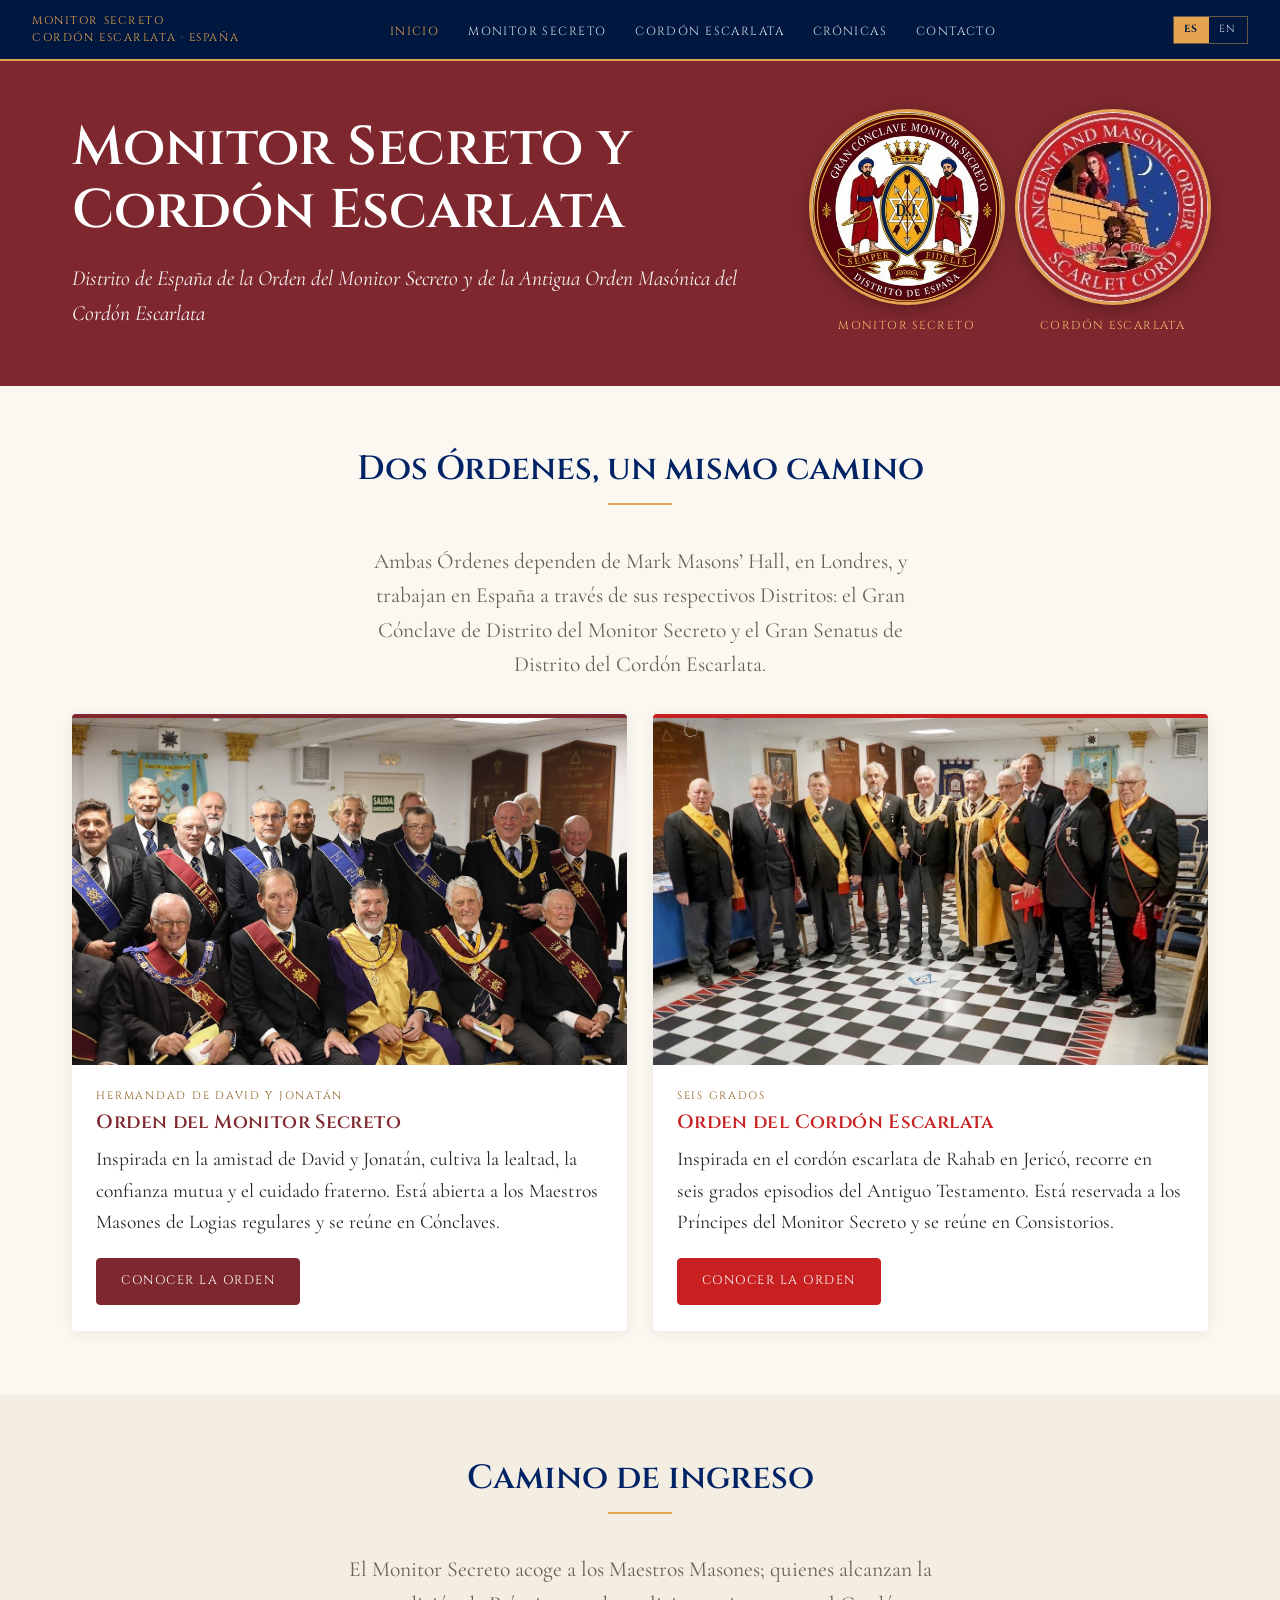
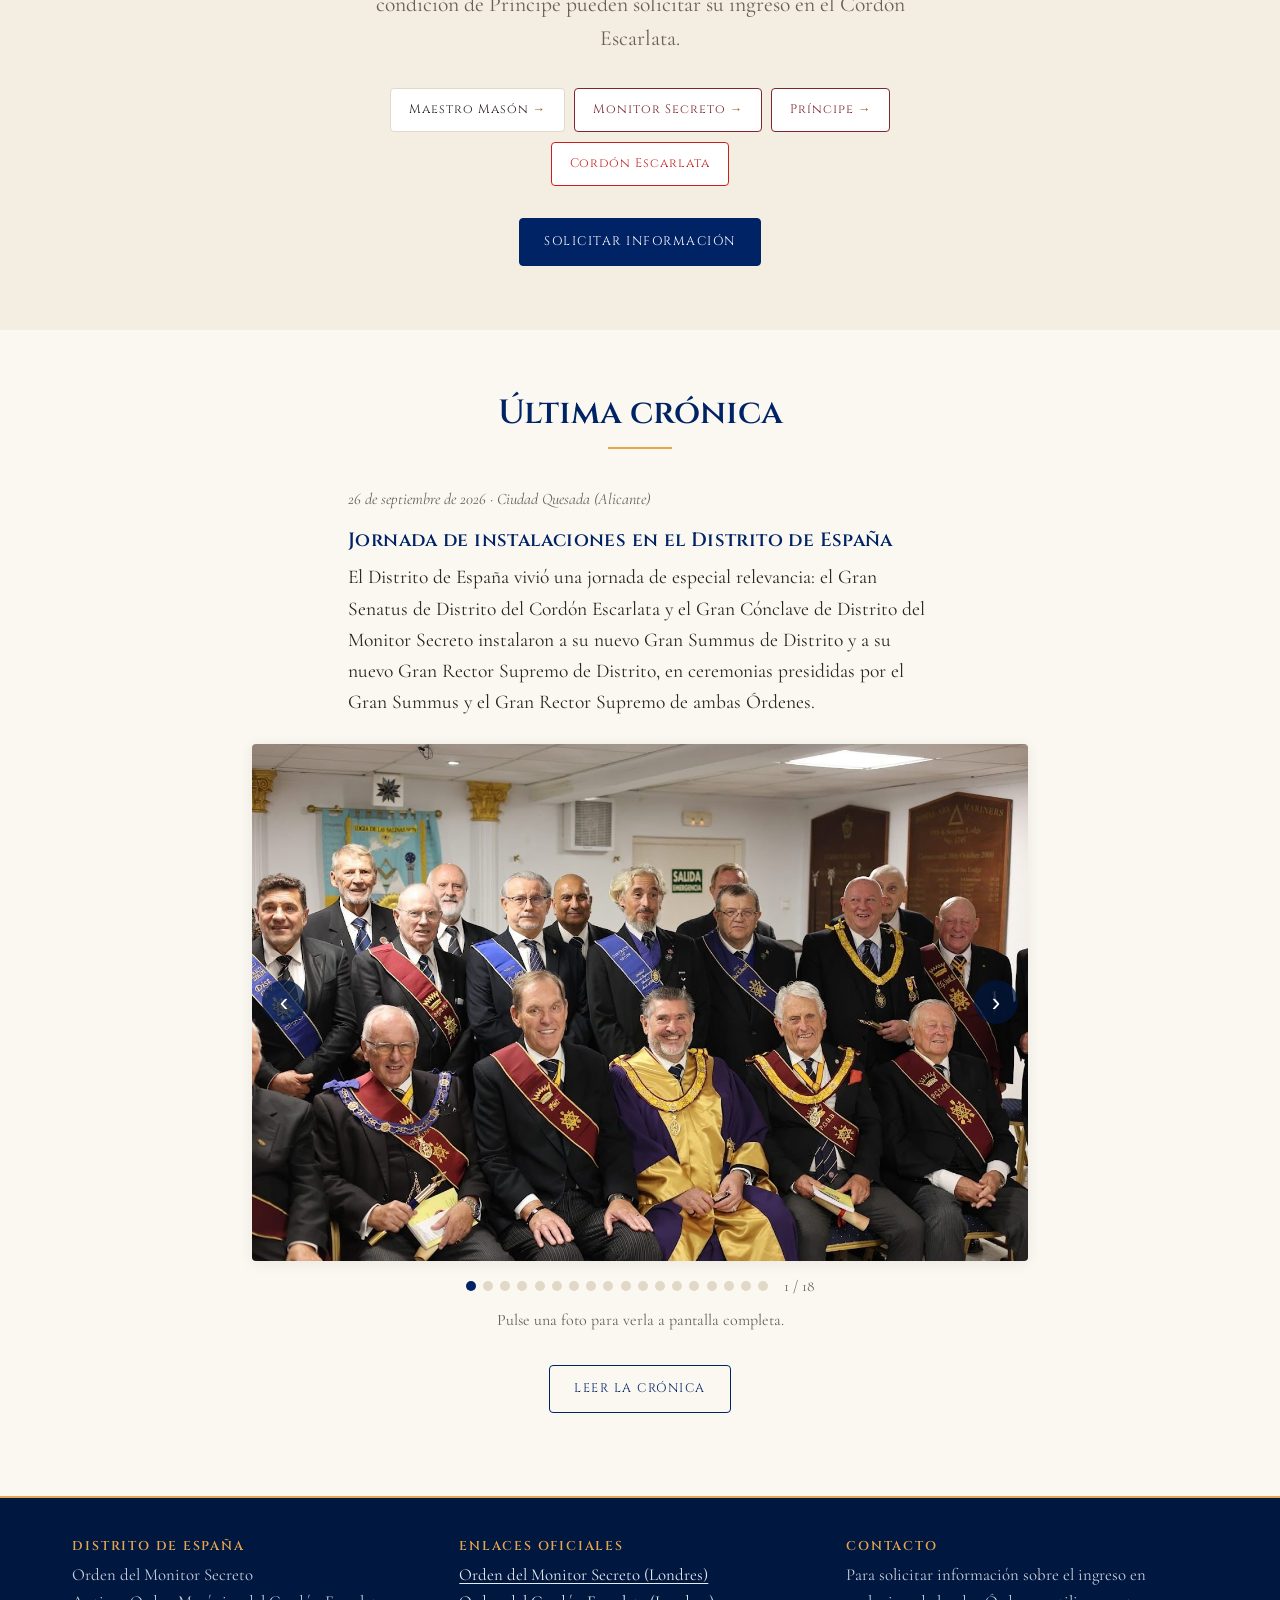
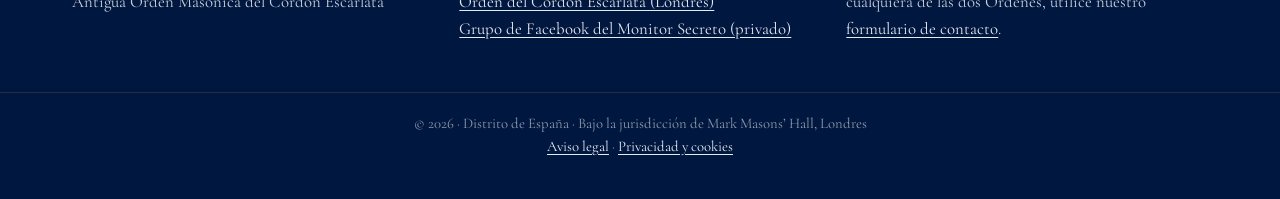
<file: index.html>
<!DOCTYPE html>
<html lang="es">
<head>
<meta charset="utf-8">
<meta name="viewport" content="width=device-width, initial-scale=1">
<title>Monitor Secreto y Cordón Escarlata · Distrito de España</title>
<meta name="description" content="Web del Distrito de España de la Orden del Monitor Secreto y de la Antigua Orden Masónica del Cordón Escarlata.">
<link rel="canonical" href="https://monitorsecreto-scarletcord.es/">
<link rel="alternate" hreflang="es" href="https://monitorsecreto-scarletcord.es/">
<link rel="alternate" hreflang="en" href="https://monitorsecreto-scarletcord.es/index-en.html">
<link rel="alternate" hreflang="x-default" href="https://monitorsecreto-scarletcord.es/">
<meta property="og:type" content="website">
<meta property="og:site_name" content="Monitor Secreto y Cordón Escarlata · Distrito de España">
<meta property="og:title" content="Monitor Secreto y Cordón Escarlata · Distrito de España">
<meta property="og:description" content="Web del Distrito de España de la Orden del Monitor Secreto y de la Antigua Orden Masónica del Cordón Escarlata.">
<meta property="og:url" content="https://monitorsecreto-scarletcord.es/">
<meta property="og:image" content="https://monitorsecreto-scarletcord.es/og-image.jpg">
<meta property="og:image:width" content="1200">
<meta property="og:image:height" content="630">
<meta property="og:locale" content="es_ES">
<meta property="og:locale:alternate" content="en_GB">
<meta name="twitter:card" content="summary_large_image">
<meta name="google-site-verification" content="jsn7K1JmOlyHrcug27qbYDgPw9xYynlQiisxcQtQdgY">
<meta name="theme-color" content="#00173F">
<link rel="icon" type="image/png" href="icon-192.png">
<link rel="apple-touch-icon" href="apple-touch-icon.png">
<link rel="manifest" href="manifest.json">
<link rel="stylesheet" href="fuentes.css">
<link rel="stylesheet" href="estilos.css?v=9">
<script type="application/ld+json">
{"@context":"https://schema.org","@type":"Organization","name":"Monitor Secreto y Cordón Escarlata · Distrito de España","description":"Distrito de España de la Orden del Monitor Secreto y de la Antigua Orden Masónica del Cordón Escarlata.","url":"https://monitorsecreto-scarletcord.es/","logo":"https://monitorsecreto-scarletcord.es/icon-512.png","inLanguage":"es","areaServed":"ES","parentOrganization":{"@type":"Organization","name":"Mark Masons’ Hall","url":"https://markmasonshall.org/"}}
</script>
</head>
<body>

<nav class="principal">
  <a href="index.html" class="nav-logo"><span class="nav-titulo">Monitor Secreto<br>Cordón Escarlata · España</span></a>
  <ul class="nav-enlaces">
      <li><a href="index.html" class="activo" aria-current="page">Inicio</a></li>
      <li><a href="monitor-secreto.html">Monitor Secreto</a></li>
      <li><a href="cordon-escarlata.html">Cordón Escarlata</a></li>
      <li><a href="cronicas.html">Crónicas</a></li>
      <li><a href="contacto.html">Contacto</a></li>
  </ul>
  <div class="idioma"><a href="index.html" lang="es" hreflang="es" class="activo">ES</a><a href="index-en.html" lang="en" hreflang="en">EN</a></div>
  <button class="nav-hamburguesa" type="button" aria-label="Menú" aria-controls="navMovil" aria-expanded="false" onclick="var m=document.getElementById('navMovil');this.setAttribute('aria-expanded',m.classList.toggle('abierto'))"><span></span><span></span><span></span></button>
</nav>
<div class="nav-movil" id="navMovil">
  <a href="index.html" class="activo">Inicio</a>
  <a href="monitor-secreto.html">Monitor Secreto</a>
  <a href="cordon-escarlata.html">Cordón Escarlata</a>
  <a href="cronicas.html">Crónicas</a>
  <a href="contacto.html">Contacto</a>
  <div class="idioma"><a href="index.html" lang="es" hreflang="es" class="activo">ES</a><a href="index-en.html" lang="en" hreflang="en">EN</a></div>
</div>

<header class="franja" style="background:var(--granate)">
  <div class="contenedor">
    <div>
      <h1>Monitor Secreto y Cordón Escarlata</h1>
      <p class="subtitulo">Distrito de España de la Orden del Monitor Secreto y de la Antigua Orden Masónica del Cordón Escarlata</p>
    </div>
    <div style="display:flex;gap:1rem;justify-content:center">
      <a class="acceso-orden" href="monitor-secreto.html"><span class="sello" style="width:clamp(120px,16vw,190px)"><img src="emblema-osm.jpg" alt="Emblema del Gran Cónclave de Distrito de España" width="190" height="190"></span><span class="rotulo">Monitor Secreto</span></a>
      <a class="acceso-orden" href="cordon-escarlata.html"><span class="sello" style="width:clamp(120px,16vw,190px)"><img src="emblema-osc.jpg" alt="Emblema de la Antigua Orden Masónica del Cordón Escarlata" width="190" height="190" loading="lazy" decoding="async"></span><span class="rotulo">Cordón Escarlata</span></a>
    </div>
  </div>
</header>

<main>
<section class="seccion">
  <div class="contenedor">
    <h2 class="seccion-titulo">Dos Órdenes, un mismo camino</h2>
    <p class="entradilla">Ambas Órdenes dependen de Mark Masons’ Hall, en Londres, y trabajan en España a través de sus respectivos Distritos: el Gran Cónclave de Distrito del Monitor Secreto y el Gran Senatus de Distrito del Cordón Escarlata.</p>
    <div class="rejilla">
      <article class="tarjeta orden-osm">
        <img src="osm-instalacion-2026.jpg" alt="Hermanos del Monitor Secreto tras la instalación de septiembre de 2026" width="1379" height="919" loading="lazy">
        <div class="cuerpo">
          <span class="etiqueta">Hermandad de David y Jonatán</span>
          <h3>Orden del Monitor Secreto</h3>
          <p>Inspirada en la amistad de David y Jonatán, cultiva la lealtad, la confianza mutua y el cuidado fraterno. Está abierta a los Maestros Masones de Logias regulares y se reúne en Cónclaves.</p>
          <p><a class="boton" href="monitor-secreto.html">Conocer la Orden</a></p>
        </div>
      </article>
      <article class="tarjeta orden-osc">
        <img src="osc-instalacion-2026.jpg" alt="Compañeros del Cordón Escarlata tras la instalación de septiembre de 2026" width="1225" height="919" loading="lazy">
        <div class="cuerpo">
          <span class="etiqueta">Seis grados</span>
          <h3>Orden del Cordón Escarlata</h3>
          <p>Inspirada en el cordón escarlata de Rahab en Jericó, recorre en seis grados episodios del Antiguo Testamento. Está reservada a los Príncipes del Monitor Secreto y se reúne en Consistorios.</p>
          <p><a class="boton" href="cordon-escarlata.html">Conocer la Orden</a></p>
        </div>
      </article>
    </div>
  </div>
</section>

<section class="seccion alt">
  <div class="contenedor">
    <h2 class="seccion-titulo">Camino de ingreso</h2>
    <p class="entradilla">El Monitor Secreto acoge a los Maestros Masones; quienes alcanzan la condición de Príncipe pueden solicitar su ingreso en el Cordón Escarlata.</p>
    <ol class="camino"><li>Maestro Masón</li><li class="paso-osm">Monitor Secreto</li><li class="paso-osm">Príncipe</li><li class="paso-osc">Cordón Escarlata</li></ol>
    <div class="botones" style="margin-top:2rem"><a class="boton" href="contacto.html">Solicitar información</a></div>
  </div>
</section>

<section class="seccion cronica">
  <div class="contenedor" style="max-width:820px">
    <h2 class="seccion-titulo">Última crónica</h2>
    <p class="fecha">26 de septiembre de 2026 · Ciudad Quesada (Alicante)</p>
    <h3>Jornada de instalaciones en el Distrito de España</h3>
    <p>El Distrito de España vivió una jornada de especial relevancia: el Gran Senatus de Distrito del Cordón Escarlata y el Gran Cónclave de Distrito del Monitor Secreto instalaron a su nuevo Gran Summus de Distrito y a su nuevo Gran Rector Supremo de Distrito, en ceremonias presididas por el Gran Summus y el Gran Rector Supremo de ambas Órdenes.</p>
    <div class="galeria">
      <div class="galeria-pista" tabindex="0">
        <figure><img src="galeria-2026-01.jpg" alt="Jornada de instalaciones del Distrito de España, 26 de septiembre de 2026 · foto 1/18" width="1379" height="919" loading="lazy"></figure>
        <figure><img src="galeria-2026-02.jpg" alt="Jornada de instalaciones del Distrito de España, 26 de septiembre de 2026 · foto 2/18" width="1400" height="1050" loading="lazy"></figure>
        <figure><img src="galeria-2026-03.jpg" alt="Jornada de instalaciones del Distrito de España, 26 de septiembre de 2026 · foto 3/18" width="1400" height="933" loading="lazy"></figure>
        <figure><img src="galeria-2026-04.jpg" alt="Jornada de instalaciones del Distrito de España, 26 de septiembre de 2026 · foto 4/18" width="1400" height="1050" loading="lazy"></figure>
        <figure><img src="galeria-2026-05.jpg" alt="Jornada de instalaciones del Distrito de España, 26 de septiembre de 2026 · foto 5/18" width="1400" height="933" loading="lazy"></figure>
        <figure><img src="galeria-2026-06.jpg" alt="Jornada de instalaciones del Distrito de España, 26 de septiembre de 2026 · foto 6/18" width="1400" height="933" loading="lazy"></figure>
        <figure><img src="galeria-2026-07.jpg" alt="Jornada de instalaciones del Distrito de España, 26 de septiembre de 2026 · foto 7/18" width="1400" height="933" loading="lazy"></figure>
        <figure><img src="galeria-2026-08.jpg" alt="Jornada de instalaciones del Distrito de España, 26 de septiembre de 2026 · foto 8/18" width="1400" height="933" loading="lazy"></figure>
        <figure><img src="galeria-2026-09.jpg" alt="Jornada de instalaciones del Distrito de España, 26 de septiembre de 2026 · foto 9/18" width="1400" height="933" loading="lazy"></figure>
        <figure><img src="galeria-2026-10.jpg" alt="Jornada de instalaciones del Distrito de España, 26 de septiembre de 2026 · foto 10/18" width="1400" height="933" loading="lazy"></figure>
        <figure><img src="galeria-2026-11.jpg" alt="Jornada de instalaciones del Distrito de España, 26 de septiembre de 2026 · foto 11/18" width="1400" height="933" loading="lazy"></figure>
        <figure><img src="galeria-2026-12.jpg" alt="Jornada de instalaciones del Distrito de España, 26 de septiembre de 2026 · foto 12/18" width="1400" height="933" loading="lazy"></figure>
        <figure><img src="galeria-2026-13.jpg" alt="Jornada de instalaciones del Distrito de España, 26 de septiembre de 2026 · foto 13/18" width="1400" height="933" loading="lazy"></figure>
        <figure><img src="galeria-2026-14.jpg" alt="Jornada de instalaciones del Distrito de España, 26 de septiembre de 2026 · foto 14/18" width="1400" height="933" loading="lazy"></figure>
        <figure><img src="galeria-2026-15.jpg" alt="Jornada de instalaciones del Distrito de España, 26 de septiembre de 2026 · foto 15/18" width="1400" height="933" loading="lazy"></figure>
        <figure><img src="galeria-2026-16.jpg" alt="Jornada de instalaciones del Distrito de España, 26 de septiembre de 2026 · foto 16/18" width="1400" height="933" loading="lazy"></figure>
        <figure><img src="galeria-2026-17.jpg" alt="Jornada de instalaciones del Distrito de España, 26 de septiembre de 2026 · foto 17/18" width="1400" height="933" loading="lazy"></figure>
        <figure><img src="galeria-2026-18.jpg" alt="Jornada de instalaciones del Distrito de España, 26 de septiembre de 2026 · foto 18/18" width="1400" height="933" loading="lazy"></figure>
      </div>
      <button class="galeria-btn ant" type="button" aria-label="Foto anterior">‹</button>
      <button class="galeria-btn sig" type="button" aria-label="Foto siguiente">›</button>
    </div>
    <div class="galeria-pie"><div class="galeria-puntos"></div><span class="galeria-contador"></span></div>
    <p class="entradilla" style="margin-top:.6rem;font-size:1rem">Pulse una foto para verla a pantalla completa.</p>
    <dialog class="visor" id="visor">
      <img src="galeria-2026-01.jpg" alt="" loading="lazy" decoding="async">
      <button class="visor-btn ant" type="button" aria-label="Foto anterior">‹</button>
      <button class="visor-btn sig" type="button" aria-label="Foto siguiente">›</button>
      <button class="visor-btn cerrar" type="button" aria-label="Cerrar">×</button>
    </dialog>
    <script>
    (function () {
      var g = document.querySelector('.galeria'), p = g.querySelector('.galeria-pista');
      var imgs = [].slice.call(p.querySelectorAll('img')), puntos = document.querySelector('.galeria-puntos');
      var cont = document.querySelector('.galeria-contador'), v = document.getElementById('visor'), vi = v.querySelector('img'), i = 0;
      imgs.forEach(function (im, k) {
        var b = document.createElement('button'); b.type = 'button'; b.setAttribute('aria-label', (k + 1) + ' / ' + imgs.length);
        b.onclick = function () { ir(k); }; puntos.appendChild(b);
        im.onclick = function () { ir(k); vi.src = im.src; vi.alt = im.alt; v.showModal(); };
      });
      function marcar() {
        [].forEach.call(puntos.children, function (d, k) { d.classList.toggle('activo', k === i); });
        cont.textContent = (i + 1) + ' / ' + imgs.length;
      }
      function ir(k) { i = (k + imgs.length) % imgs.length; p.scrollTo({ left: p.clientWidth * i, behavior: 'smooth' }); marcar(); }
      function mover(d) { ir(i + d); if (v.open) { vi.src = imgs[i].src; vi.alt = imgs[i].alt; } }
      p.addEventListener('scroll', function () { var k = Math.round(p.scrollLeft / p.clientWidth); if (k !== i) { i = k; marcar(); } }, { passive: true });
      g.querySelector('.ant').onclick = function () { mover(-1); };
      g.querySelector('.sig').onclick = function () { mover(1); };
      v.querySelector('.ant').onclick = function () { mover(-1); };
      v.querySelector('.sig').onclick = function () { mover(1); };
      v.querySelector('.cerrar').onclick = function () { v.close(); };
      v.addEventListener('click', function (e) { if (e.target === v) v.close(); });
      document.addEventListener('keydown', function (e) {
        if (e.key === 'ArrowLeft') mover(-1); else if (e.key === 'ArrowRight') mover(1);
      });
      marcar();
    })();
    </script>
    <p style="text-align:center;margin-top:1.2rem"><a class="boton-borde" href="cronicas.html">Leer la crónica</a></p>
  </div>
</section>
</main>

<footer>
  <div class="contenedor">
    <div><h2>Distrito de España</h2><p>Orden del Monitor Secreto<br>Antigua Orden Masónica del Cordón Escarlata</p></div>
    <div><h2>Enlaces oficiales</h2><p><a href="https://markmasonshall.org/orders/osm" rel="noopener">Orden del Monitor Secreto (Londres)</a><br><a href="https://markmasonshall.org/orders/osc" rel="noopener">Orden del Cordón Escarlata (Londres)</a><br><a href="https://www.facebook.com/groups/2115940143132112/" rel="noopener">Grupo de Facebook del Monitor Secreto (privado)</a></p></div>
    <div><h2>Contacto</h2><p>Para solicitar información sobre el ingreso en cualquiera de las dos Órdenes, utilice nuestro <a href="contacto.html">formulario de contacto</a>.</p></div>
  </div>
  <p class="pie-final">© 2026 · Distrito de España · Bajo la jurisdicción de Mark Masons’ Hall, Londres<br><a href="aviso-legal.html">Aviso legal</a> · <a href="privacidad.html">Privacidad y cookies</a></p>
</footer>

<script data-goatcounter="https://monitorsecreto.goatcounter.com/count" async src="//gc.zgo.at/count.js"></script>
<script>
if ('serviceWorker' in navigator) { navigator.serviceWorker.register('service-worker.js'); }
</script>
</body>
</html>
</file>
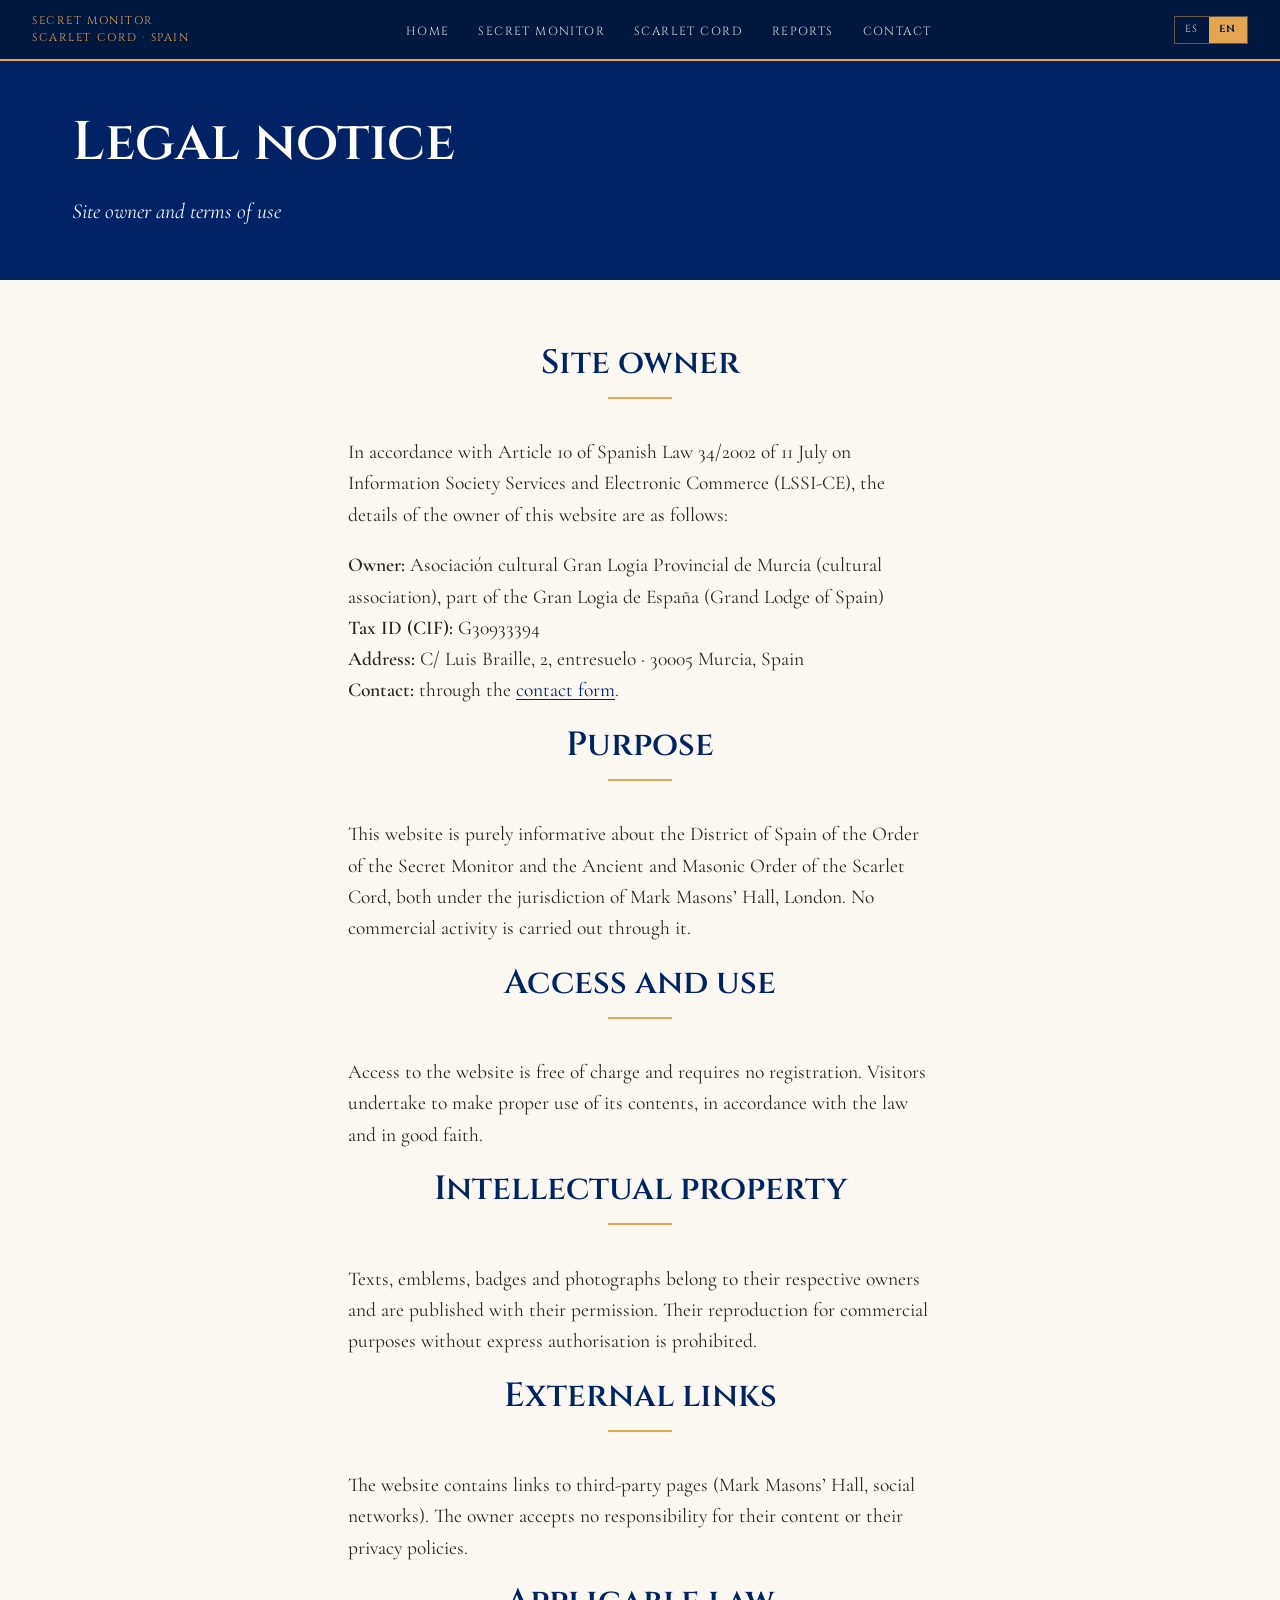
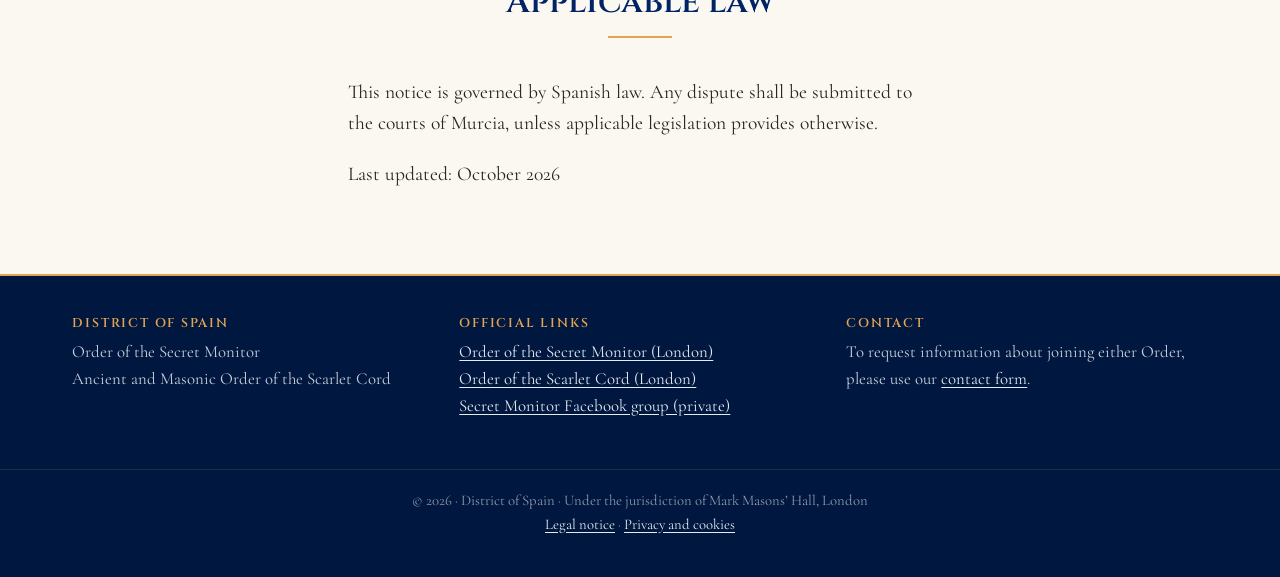
<file: aviso-legal-en.html>
<!DOCTYPE html>
<html lang="en">
<head>
<meta charset="utf-8">
<meta name="viewport" content="width=device-width, initial-scale=1">
<title>Legal notice · Secret Monitor and Scarlet Cord · District of Spain</title>
<meta name="description" content="Legal notice of the website of the District of Spain of the Order of the Secret Monitor and the Order of the Scarlet Cord.">
<link rel="canonical" href="https://monitorsecreto-scarletcord.es/aviso-legal-en.html">
<link rel="alternate" hreflang="es" href="https://monitorsecreto-scarletcord.es/aviso-legal.html">
<link rel="alternate" hreflang="en" href="https://monitorsecreto-scarletcord.es/aviso-legal-en.html">
<link rel="alternate" hreflang="x-default" href="https://monitorsecreto-scarletcord.es/aviso-legal.html">
<meta property="og:type" content="website">
<meta property="og:site_name" content="Secret Monitor and Scarlet Cord · District of Spain">
<meta property="og:title" content="Legal notice · Secret Monitor and Scarlet Cord · District of Spain">
<meta property="og:description" content="Legal notice of the website of the District of Spain of the Order of the Secret Monitor and the Order of the Scarlet Cord.">
<meta property="og:url" content="https://monitorsecreto-scarletcord.es/aviso-legal-en.html">
<meta property="og:image" content="https://monitorsecreto-scarletcord.es/og-image.jpg">
<meta property="og:image:width" content="1200">
<meta property="og:image:height" content="630">
<meta property="og:locale" content="en_GB">
<meta property="og:locale:alternate" content="es_ES">
<meta name="twitter:card" content="summary_large_image">
<meta name="theme-color" content="#00173F">
<link rel="icon" type="image/png" href="icon-192.png">
<link rel="apple-touch-icon" href="apple-touch-icon.png">
<link rel="manifest" href="manifest.json">
<link rel="stylesheet" href="fuentes.css">
<link rel="stylesheet" href="estilos.css?v=9">
</head>
<body>

<nav class="principal">
  <a href="index-en.html" class="nav-logo"><span class="nav-titulo">Secret Monitor<br>Scarlet Cord · Spain</span></a>
  <ul class="nav-enlaces">
    <li><a href="index-en.html">Home</a></li>
    <li><a href="monitor-secreto-en.html">Secret Monitor</a></li>
    <li><a href="cordon-escarlata-en.html">Scarlet Cord</a></li>
    <li><a href="cronicas-en.html">Reports</a></li>
    <li><a href="contacto-en.html">Contact</a></li>
  </ul>
  <div class="idioma"><a href="aviso-legal.html" lang="es" hreflang="es">ES</a><a href="aviso-legal-en.html" lang="en" hreflang="en" class="activo">EN</a></div>
  <button class="nav-hamburguesa" type="button" aria-label="Menu" aria-controls="navMovil" aria-expanded="false" onclick="var m=document.getElementById('navMovil');this.setAttribute('aria-expanded',m.classList.toggle('abierto'))"><span></span><span></span><span></span></button>
</nav>
<div class="nav-movil" id="navMovil">
  <a href="index-en.html">Home</a>
  <a href="monitor-secreto-en.html">Secret Monitor</a>
  <a href="cordon-escarlata-en.html">Scarlet Cord</a>
  <a href="cronicas-en.html">Reports</a>
  <a href="contacto-en.html">Contact</a>
  <div class="idioma"><a href="aviso-legal.html" lang="es" hreflang="es">ES</a><a href="aviso-legal-en.html" lang="en" hreflang="en" class="activo">EN</a></div>
</div>

<header class="franja">
  <div class="contenedor">
    <div>
      <h1>Legal notice</h1>
      <p class="subtitulo">Site owner and terms of use</p>
    </div>
  </div>
</header>

<main>
<section class="seccion">
  <div class="contenedor texto-legal" style="max-width:760px">
    <h2 class="seccion-titulo">Site owner</h2>
    <p>In accordance with Article 10 of Spanish Law 34/2002 of 11 July on Information Society Services and Electronic Commerce (LSSI-CE), the details of the owner of this website are as follows:</p>
    <p><strong>Owner:</strong> Asociación cultural Gran Logia Provincial de Murcia (cultural association), part of the Gran Logia de España (Grand Lodge of Spain)<br><strong>Tax ID (CIF):</strong> G30933394<br><strong>Address:</strong> C/ Luis Braille, 2, entresuelo · 30005 Murcia, Spain<br><strong>Contact:</strong> through the <a href="contacto-en.html">contact form</a>.</p>
    <h2 class="seccion-titulo">Purpose</h2>
    <p>This website is purely informative about the District of Spain of the Order of the Secret Monitor and the Ancient and Masonic Order of the Scarlet Cord, both under the jurisdiction of Mark Masons’ Hall, London. No commercial activity is carried out through it.</p>
    <h2 class="seccion-titulo">Access and use</h2>
    <p>Access to the website is free of charge and requires no registration. Visitors undertake to make proper use of its contents, in accordance with the law and in good faith.</p>
    <h2 class="seccion-titulo">Intellectual property</h2>
    <p>Texts, emblems, badges and photographs belong to their respective owners and are published with their permission. Their reproduction for commercial purposes without express authorisation is prohibited.</p>
    <h2 class="seccion-titulo">External links</h2>
    <p>The website contains links to third-party pages (Mark Masons’ Hall, social networks). The owner accepts no responsibility for their content or their privacy policies.</p>
    <h2 class="seccion-titulo">Applicable law</h2>
    <p>This notice is governed by Spanish law. Any dispute shall be submitted to the courts of Murcia, unless applicable legislation provides otherwise.</p>
    <p class="nota">Last updated: October 2026</p>
  </div>
</section>
</main>

<footer>
  <div class="contenedor">
    <div><h2>District of Spain</h2><p>Order of the Secret Monitor<br>Ancient and Masonic Order of the Scarlet Cord</p></div>
    <div><h2>Official links</h2><p><a href="https://markmasonshall.org/orders/osm" rel="noopener">Order of the Secret Monitor (London)</a><br><a href="https://markmasonshall.org/orders/osc" rel="noopener">Order of the Scarlet Cord (London)</a><br><a href="https://www.facebook.com/groups/2115940143132112/" rel="noopener">Secret Monitor Facebook group (private)</a></p></div>
    <div><h2>Contact</h2><p>To request information about joining either Order, please use our <a href="contacto-en.html">contact form</a>.</p></div>
  </div>
  <p class="pie-final">© 2026 · District of Spain · Under the jurisdiction of Mark Masons’ Hall, London<br><a href="aviso-legal-en.html">Legal notice</a> · <a href="privacidad-en.html">Privacy and cookies</a></p>
</footer>

<script data-goatcounter="https://monitorsecreto.goatcounter.com/count" async src="//gc.zgo.at/count.js"></script>
<script>
if ('serviceWorker' in navigator) { navigator.serviceWorker.register('service-worker.js'); }
</script>
</body>
</html>
</file>
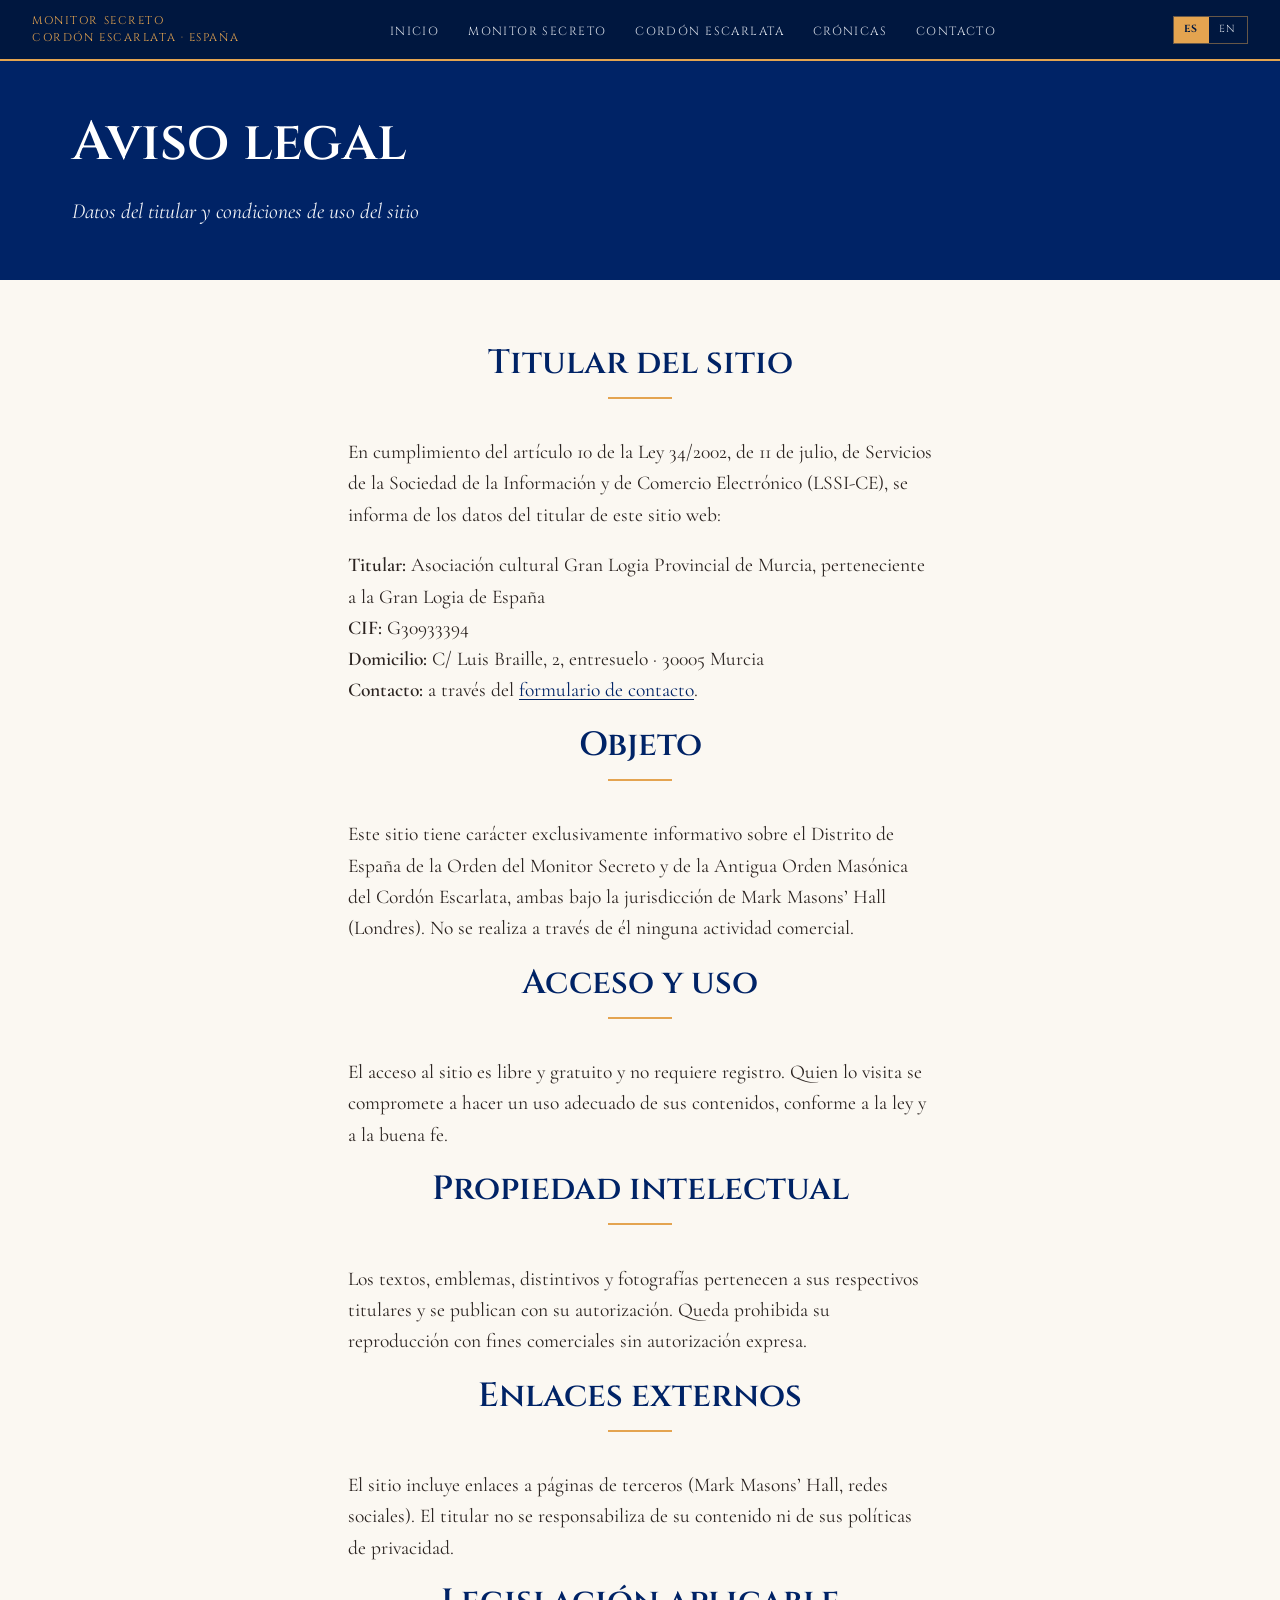
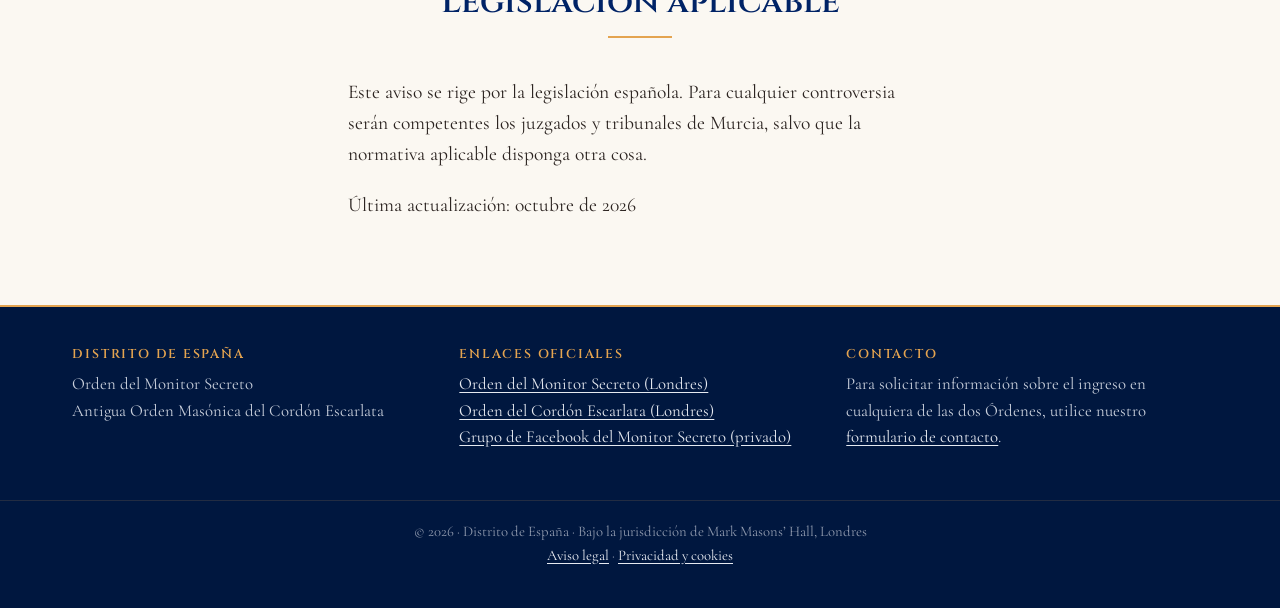
<file: aviso-legal.html>
<!DOCTYPE html>
<html lang="es">
<head>
<meta charset="utf-8">
<meta name="viewport" content="width=device-width, initial-scale=1">
<title>Aviso legal · Monitor Secreto y Cordón Escarlata · Distrito de España</title>
<meta name="description" content="Aviso legal del sitio web del Distrito de España de la Orden del Monitor Secreto y de la Orden del Cordón Escarlata.">
<link rel="canonical" href="https://monitorsecreto-scarletcord.es/aviso-legal.html">
<link rel="alternate" hreflang="es" href="https://monitorsecreto-scarletcord.es/aviso-legal.html">
<link rel="alternate" hreflang="en" href="https://monitorsecreto-scarletcord.es/aviso-legal-en.html">
<link rel="alternate" hreflang="x-default" href="https://monitorsecreto-scarletcord.es/aviso-legal.html">
<meta property="og:type" content="website">
<meta property="og:site_name" content="Monitor Secreto y Cordón Escarlata · Distrito de España">
<meta property="og:title" content="Aviso legal · Monitor Secreto y Cordón Escarlata · Distrito de España">
<meta property="og:description" content="Aviso legal del sitio web del Distrito de España de la Orden del Monitor Secreto y de la Orden del Cordón Escarlata.">
<meta property="og:url" content="https://monitorsecreto-scarletcord.es/aviso-legal.html">
<meta property="og:image" content="https://monitorsecreto-scarletcord.es/og-image.jpg">
<meta property="og:image:width" content="1200">
<meta property="og:image:height" content="630">
<meta property="og:locale" content="es_ES">
<meta property="og:locale:alternate" content="en_GB">
<meta name="twitter:card" content="summary_large_image">
<meta name="theme-color" content="#00173F">
<link rel="icon" type="image/png" href="icon-192.png">
<link rel="apple-touch-icon" href="apple-touch-icon.png">
<link rel="manifest" href="manifest.json">
<link rel="stylesheet" href="fuentes.css">
<link rel="stylesheet" href="estilos.css?v=9">
</head>
<body>

<nav class="principal">
  <a href="index.html" class="nav-logo"><span class="nav-titulo">Monitor Secreto<br>Cordón Escarlata · España</span></a>
  <ul class="nav-enlaces">
    <li><a href="index.html">Inicio</a></li>
    <li><a href="monitor-secreto.html">Monitor Secreto</a></li>
    <li><a href="cordon-escarlata.html">Cordón Escarlata</a></li>
    <li><a href="cronicas.html">Crónicas</a></li>
    <li><a href="contacto.html">Contacto</a></li>
  </ul>
  <div class="idioma"><a href="aviso-legal.html" lang="es" hreflang="es" class="activo">ES</a><a href="aviso-legal-en.html" lang="en" hreflang="en">EN</a></div>
  <button class="nav-hamburguesa" type="button" aria-label="Menú" aria-controls="navMovil" aria-expanded="false" onclick="var m=document.getElementById('navMovil');this.setAttribute('aria-expanded',m.classList.toggle('abierto'))"><span></span><span></span><span></span></button>
</nav>
<div class="nav-movil" id="navMovil">
  <a href="index.html">Inicio</a>
  <a href="monitor-secreto.html">Monitor Secreto</a>
  <a href="cordon-escarlata.html">Cordón Escarlata</a>
  <a href="cronicas.html">Crónicas</a>
  <a href="contacto.html">Contacto</a>
  <div class="idioma"><a href="aviso-legal.html" lang="es" hreflang="es" class="activo">ES</a><a href="aviso-legal-en.html" lang="en" hreflang="en">EN</a></div>
</div>

<header class="franja">
  <div class="contenedor">
    <div>
      <h1>Aviso legal</h1>
      <p class="subtitulo">Datos del titular y condiciones de uso del sitio</p>
    </div>
  </div>
</header>

<main>
<section class="seccion">
  <div class="contenedor texto-legal" style="max-width:760px">
    <h2 class="seccion-titulo">Titular del sitio</h2>
    <p>En cumplimiento del artículo 10 de la Ley 34/2002, de 11 de julio, de Servicios de la Sociedad de la Información y de Comercio Electrónico (LSSI-CE), se informa de los datos del titular de este sitio web:</p>
    <p><strong>Titular:</strong> Asociación cultural Gran Logia Provincial de Murcia, perteneciente a la Gran Logia de España<br><strong>CIF:</strong> G30933394<br><strong>Domicilio:</strong> C/ Luis Braille, 2, entresuelo · 30005 Murcia<br><strong>Contacto:</strong> a través del <a href="contacto.html">formulario de contacto</a>.</p>
    <h2 class="seccion-titulo">Objeto</h2>
    <p>Este sitio tiene carácter exclusivamente informativo sobre el Distrito de España de la Orden del Monitor Secreto y de la Antigua Orden Masónica del Cordón Escarlata, ambas bajo la jurisdicción de Mark Masons’ Hall (Londres). No se realiza a través de él ninguna actividad comercial.</p>
    <h2 class="seccion-titulo">Acceso y uso</h2>
    <p>El acceso al sitio es libre y gratuito y no requiere registro. Quien lo visita se compromete a hacer un uso adecuado de sus contenidos, conforme a la ley y a la buena fe.</p>
    <h2 class="seccion-titulo">Propiedad intelectual</h2>
    <p>Los textos, emblemas, distintivos y fotografías pertenecen a sus respectivos titulares y se publican con su autorización. Queda prohibida su reproducción con fines comerciales sin autorización expresa.</p>
    <h2 class="seccion-titulo">Enlaces externos</h2>
    <p>El sitio incluye enlaces a páginas de terceros (Mark Masons’ Hall, redes sociales). El titular no se responsabiliza de su contenido ni de sus políticas de privacidad.</p>
    <h2 class="seccion-titulo">Legislación aplicable</h2>
    <p>Este aviso se rige por la legislación española. Para cualquier controversia serán competentes los juzgados y tribunales de Murcia, salvo que la normativa aplicable disponga otra cosa.</p>
    <p class="nota">Última actualización: octubre de 2026</p>
  </div>
</section>
</main>

<footer>
  <div class="contenedor">
    <div><h2>Distrito de España</h2><p>Orden del Monitor Secreto<br>Antigua Orden Masónica del Cordón Escarlata</p></div>
    <div><h2>Enlaces oficiales</h2><p><a href="https://markmasonshall.org/orders/osm" rel="noopener">Orden del Monitor Secreto (Londres)</a><br><a href="https://markmasonshall.org/orders/osc" rel="noopener">Orden del Cordón Escarlata (Londres)</a><br><a href="https://www.facebook.com/groups/2115940143132112/" rel="noopener">Grupo de Facebook del Monitor Secreto (privado)</a></p></div>
    <div><h2>Contacto</h2><p>Para solicitar información sobre el ingreso en cualquiera de las dos Órdenes, utilice nuestro <a href="contacto.html">formulario de contacto</a>.</p></div>
  </div>
  <p class="pie-final">© 2026 · Distrito de España · Bajo la jurisdicción de Mark Masons’ Hall, Londres<br><a href="aviso-legal.html">Aviso legal</a> · <a href="privacidad.html">Privacidad y cookies</a></p>
</footer>

<script data-goatcounter="https://monitorsecreto.goatcounter.com/count" async src="//gc.zgo.at/count.js"></script>
<script>
if ('serviceWorker' in navigator) { navigator.serviceWorker.register('service-worker.js'); }
</script>
</body>
</html>
</file>
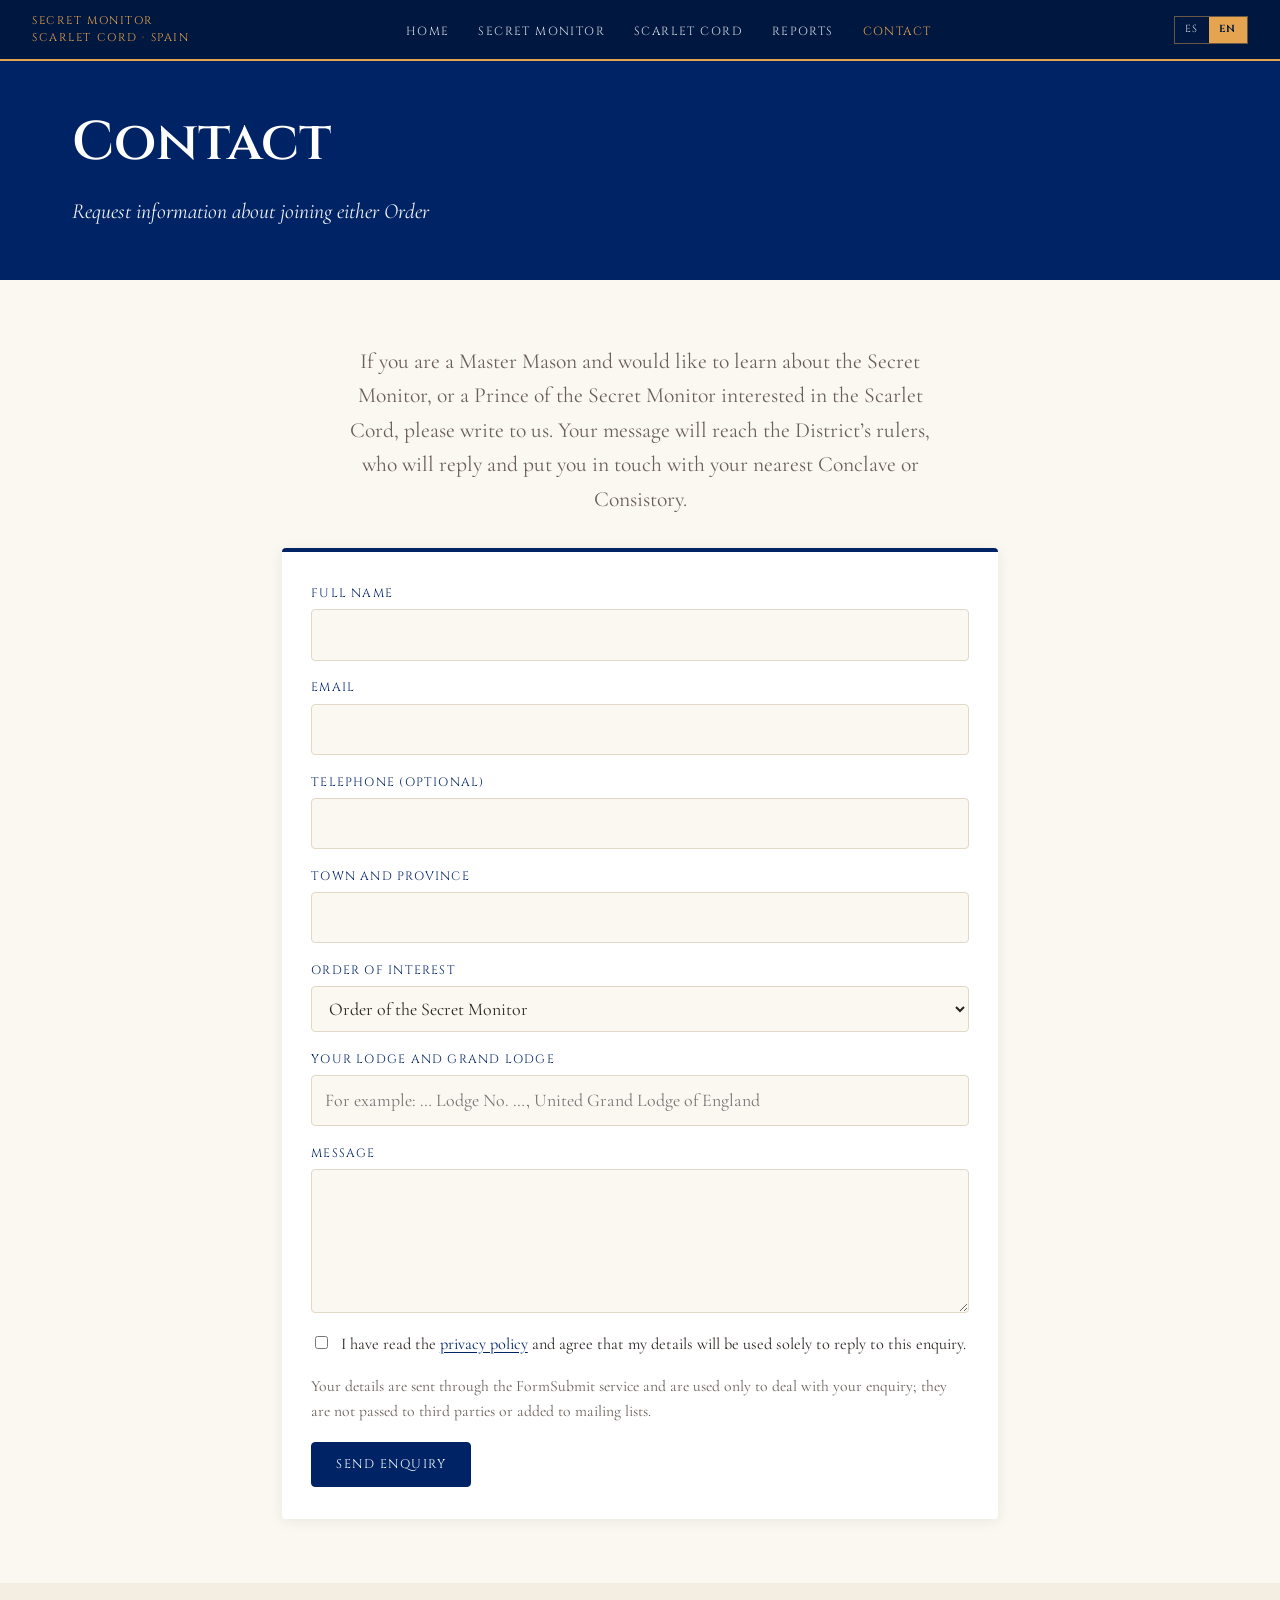
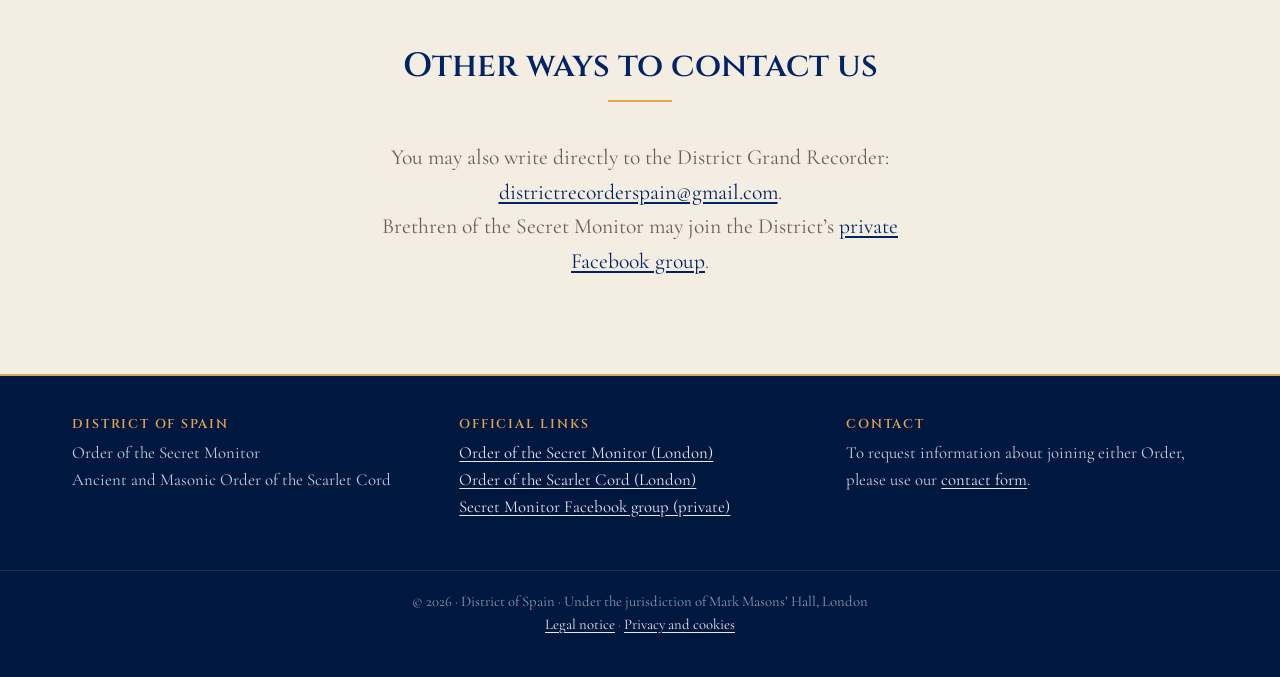
<file: contacto-en.html>
<!DOCTYPE html>
<html lang="en">
<head>
<meta charset="utf-8">
<meta name="viewport" content="width=device-width, initial-scale=1">
<title>Contact · Secret Monitor and Scarlet Cord · District of Spain</title>
<meta name="description" content="Request information about joining the Order of the Secret Monitor or the Order of the Scarlet Cord in Spain.">
<link rel="canonical" href="https://monitorsecreto-scarletcord.es/contacto-en.html">
<link rel="alternate" hreflang="es" href="https://monitorsecreto-scarletcord.es/contacto.html">
<link rel="alternate" hreflang="en" href="https://monitorsecreto-scarletcord.es/contacto-en.html">
<link rel="alternate" hreflang="x-default" href="https://monitorsecreto-scarletcord.es/contacto.html">
<meta property="og:type" content="website">
<meta property="og:site_name" content="Secret Monitor and Scarlet Cord · District of Spain">
<meta property="og:title" content="Contact · Secret Monitor and Scarlet Cord · District of Spain">
<meta property="og:description" content="Request information about joining the Order of the Secret Monitor or the Order of the Scarlet Cord in Spain.">
<meta property="og:url" content="https://monitorsecreto-scarletcord.es/contacto-en.html">
<meta property="og:image" content="https://monitorsecreto-scarletcord.es/og-image.jpg">
<meta property="og:image:width" content="1200">
<meta property="og:image:height" content="630">
<meta property="og:locale" content="en_GB">
<meta property="og:locale:alternate" content="es_ES">
<meta name="twitter:card" content="summary_large_image">
<meta name="theme-color" content="#00173F">
<link rel="icon" type="image/png" href="icon-192.png">
<link rel="apple-touch-icon" href="apple-touch-icon.png">
<link rel="manifest" href="manifest.json">
<link rel="stylesheet" href="fuentes.css">
<link rel="stylesheet" href="estilos.css?v=9">
</head>
<body>

<nav class="principal">
  <a href="index-en.html" class="nav-logo"><span class="nav-titulo">Secret Monitor<br>Scarlet Cord · Spain</span></a>
  <ul class="nav-enlaces">
    <li><a href="index-en.html">Home</a></li>
    <li><a href="monitor-secreto-en.html">Secret Monitor</a></li>
    <li><a href="cordon-escarlata-en.html">Scarlet Cord</a></li>
    <li><a href="cronicas-en.html">Reports</a></li>
    <li><a href="contacto-en.html" class="activo" aria-current="page">Contact</a></li>
  </ul>
  <div class="idioma"><a href="contacto.html" lang="es" hreflang="es">ES</a><a href="contacto-en.html" lang="en" hreflang="en" class="activo">EN</a></div>
  <button class="nav-hamburguesa" type="button" aria-label="Menu" aria-controls="navMovil" aria-expanded="false" onclick="var m=document.getElementById('navMovil');this.setAttribute('aria-expanded',m.classList.toggle('abierto'))"><span></span><span></span><span></span></button>
</nav>
<div class="nav-movil" id="navMovil">
  <a href="index-en.html">Home</a>
  <a href="monitor-secreto-en.html">Secret Monitor</a>
  <a href="cordon-escarlata-en.html">Scarlet Cord</a>
  <a href="cronicas-en.html">Reports</a>
  <a href="contacto-en.html" class="activo">Contact</a>
  <div class="idioma"><a href="contacto.html" lang="es" hreflang="es">ES</a><a href="contacto-en.html" lang="en" hreflang="en" class="activo">EN</a></div>
</div>

<header class="franja">
  <div class="contenedor">
    <div>
      <h1>Contact</h1>
      <p class="subtitulo">Request information about joining either Order</p>
    </div>
  </div>
</header>

<main>
<section class="seccion">
  <div class="contenedor" style="max-width:760px">
    <div class="aviso-ok" id="avisoOk" role="status">Message sent. Thank you for writing to us: we will reply as soon as possible.</div>
    <p class="entradilla">If you are a Master Mason and would like to learn about the Secret Monitor, or a Prince of the Secret Monitor interested in the Scarlet Cord, please write to us. Your message will reach the District’s rulers, who will reply and put you in touch with your nearest Conclave or Consistory.</p>
    <form class="formulario" action="https://formsubmit.co/luisalcaina@yahoo.es" method="POST">
      <input type="hidden" name="_subject" value="New enquiry from the website (EN)">
      <input type="hidden" name="_template" value="table">
      <input type="hidden" name="_next" value="https://monitorsecreto-scarletcord.es/contacto-en.html?enviado=1">
      <input type="text" name="_honey" class="oculto" tabindex="-1" autocomplete="off" aria-hidden="true">
      <div class="campo"><label for="nombre">Full name</label><input id="nombre" name="nombre" type="text" autocomplete="name" required></div>
      <div class="campo"><label for="email">Email</label><input id="email" name="email" type="email" autocomplete="email" required></div>
      <div class="campo"><label for="telefono">Telephone (optional)</label><input id="telefono" name="telefono" type="tel" autocomplete="tel"></div>
      <div class="campo"><label for="localidad">Town and province</label><input id="localidad" name="localidad" type="text" required></div>
      <div class="campo"><label for="orden">Order of interest</label>
        <select id="orden" name="orden" required>
            <option>Order of the Secret Monitor</option>
            <option>Order of the Scarlet Cord</option>
            <option>Both Orders</option>
            <option>General information</option>
        </select></div>
      <div class="campo"><label for="logia">Your Lodge and Grand Lodge</label><input id="logia" name="logia" type="text" placeholder="For example: … Lodge No. …, United Grand Lodge of England" required></div>
      <div class="campo"><label for="mensaje">Message</label><textarea id="mensaje" name="mensaje" required></textarea></div>
      <label class="check"><input type="checkbox" name="privacidad" value="acepta" required><span>I have read the <a href="privacidad-en.html">privacy policy</a> and agree that my details will be used solely to reply to this enquiry.</span></label>
      <p class="nota">Your details are sent through the FormSubmit service and are used only to deal with your enquiry; they are not passed to third parties or added to mailing lists.</p>
      <div><button class="boton" type="submit">Send enquiry</button></div>
    </form>
  </div>
</section>

<section class="seccion alt">
  <div class="contenedor" style="max-width:760px">
    <h2 class="seccion-titulo">Other ways to contact us</h2>
    <p class="entradilla">You may also write directly to the District Grand Recorder: <a href="mailto:districtrecorderspain@gmail.com">districtrecorderspain@gmail.com</a>.<br>Brethren of the Secret Monitor may join the District’s <a href="https://www.facebook.com/groups/2115940143132112/" rel="noopener">private Facebook group</a>.</p>
  </div>
</section>
</main>

<script>
if (new URLSearchParams(location.search).get('enviado')) {
  var a = document.getElementById('avisoOk'); a.classList.add('visible'); a.scrollIntoView();
}
</script>

<footer>
  <div class="contenedor">
    <div><h2>District of Spain</h2><p>Order of the Secret Monitor<br>Ancient and Masonic Order of the Scarlet Cord</p></div>
    <div><h2>Official links</h2><p><a href="https://markmasonshall.org/orders/osm" rel="noopener">Order of the Secret Monitor (London)</a><br><a href="https://markmasonshall.org/orders/osc" rel="noopener">Order of the Scarlet Cord (London)</a><br><a href="https://www.facebook.com/groups/2115940143132112/" rel="noopener">Secret Monitor Facebook group (private)</a></p></div>
    <div><h2>Contact</h2><p>To request information about joining either Order, please use our <a href="contacto-en.html">contact form</a>.</p></div>
  </div>
  <p class="pie-final">© 2026 · District of Spain · Under the jurisdiction of Mark Masons’ Hall, London<br><a href="aviso-legal-en.html">Legal notice</a> · <a href="privacidad-en.html">Privacy and cookies</a></p>
</footer>

<script data-goatcounter="https://monitorsecreto.goatcounter.com/count" async src="//gc.zgo.at/count.js"></script>
<script>
if ('serviceWorker' in navigator) { navigator.serviceWorker.register('service-worker.js'); }
</script>
</body>
</html>
</file>
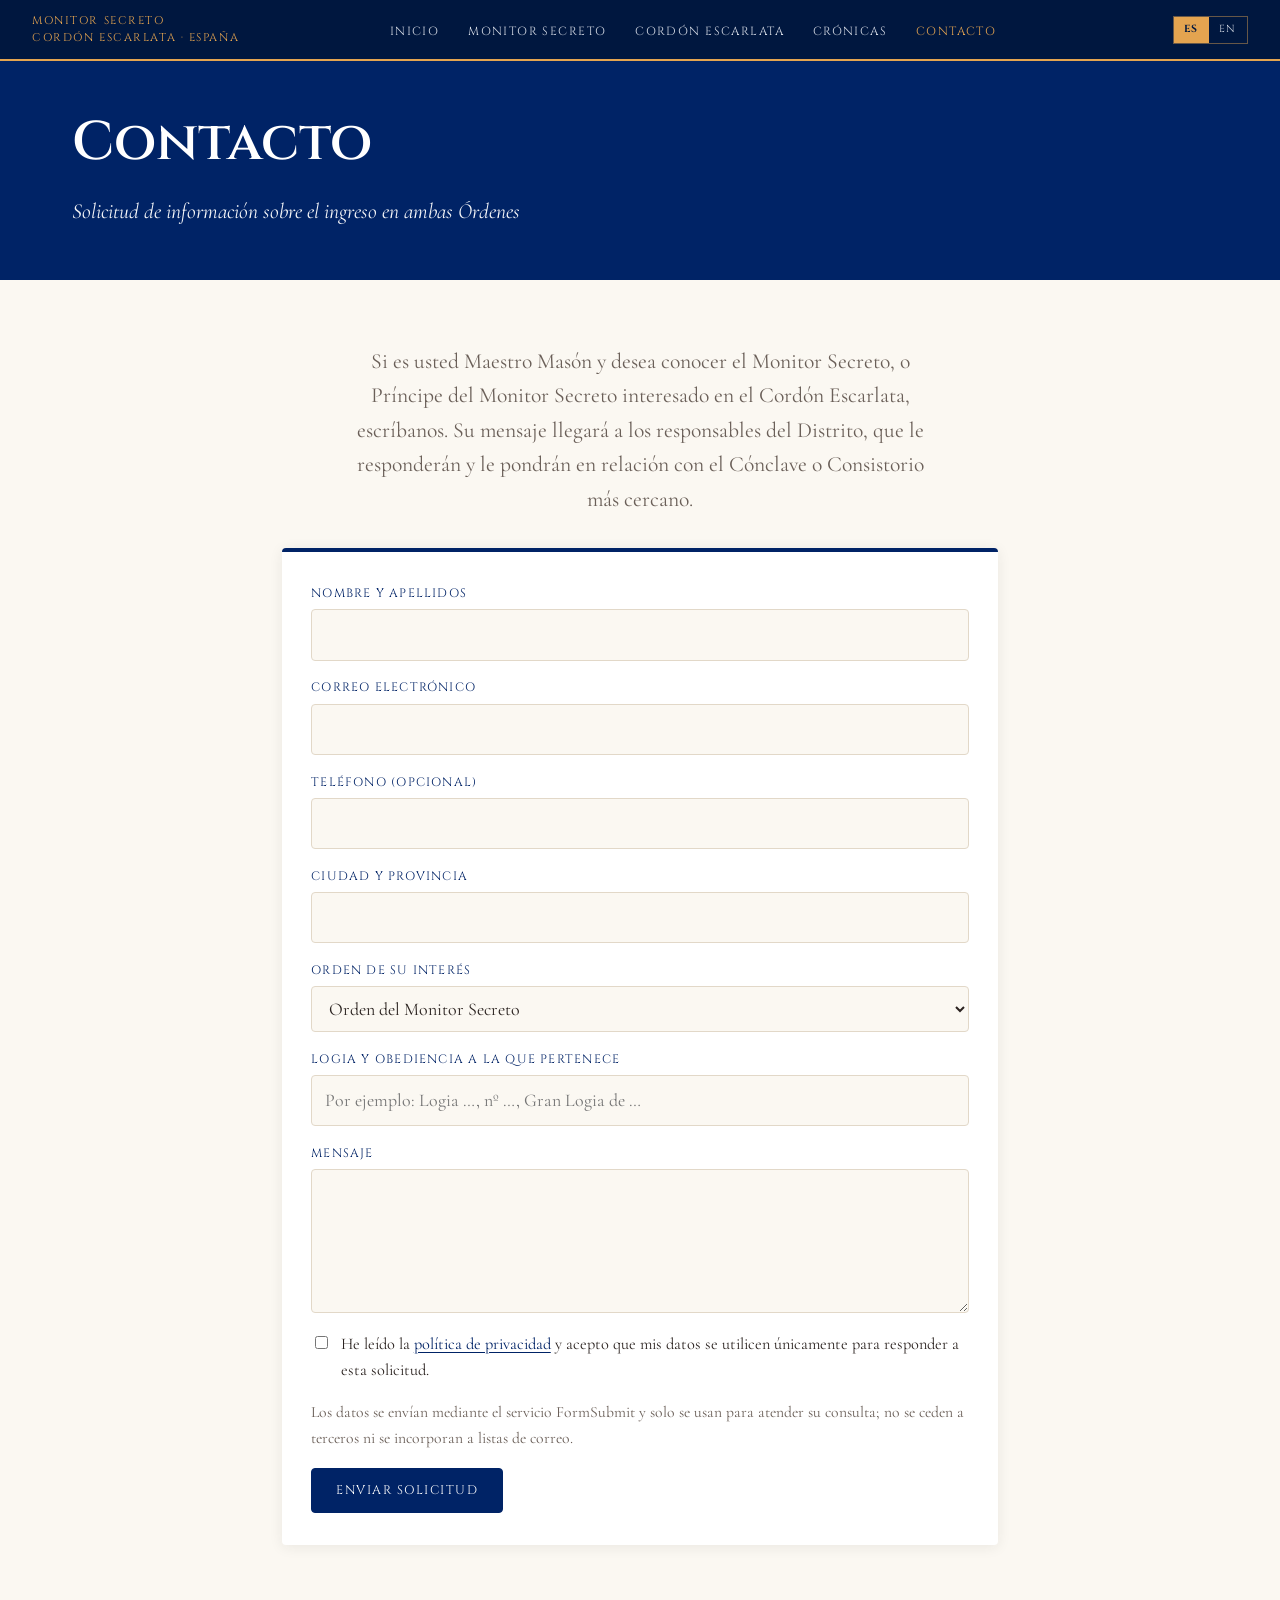
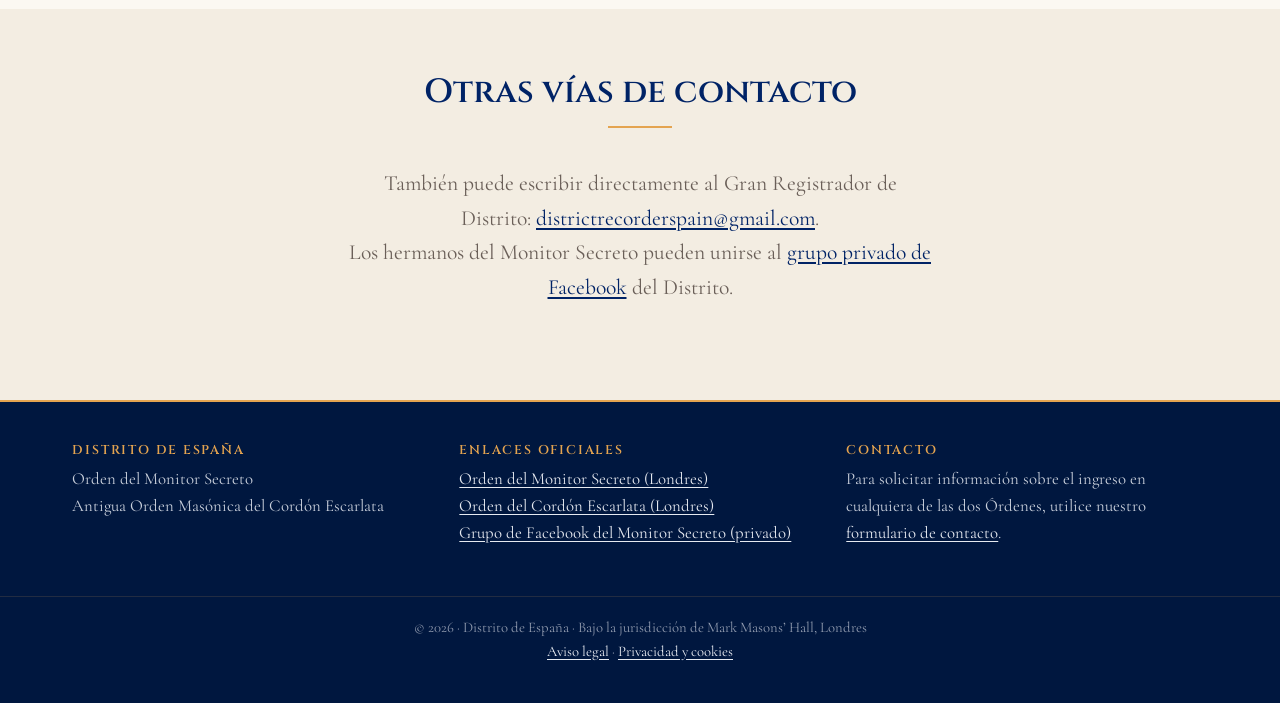
<file: contacto.html>
<!DOCTYPE html>
<html lang="es">
<head>
<meta charset="utf-8">
<meta name="viewport" content="width=device-width, initial-scale=1">
<title>Contacto · Monitor Secreto y Cordón Escarlata · Distrito de España</title>
<meta name="description" content="Solicite información sobre el ingreso en la Orden del Monitor Secreto o en la Orden del Cordón Escarlata en España.">
<link rel="canonical" href="https://monitorsecreto-scarletcord.es/contacto.html">
<link rel="alternate" hreflang="es" href="https://monitorsecreto-scarletcord.es/contacto.html">
<link rel="alternate" hreflang="en" href="https://monitorsecreto-scarletcord.es/contacto-en.html">
<link rel="alternate" hreflang="x-default" href="https://monitorsecreto-scarletcord.es/contacto.html">
<meta property="og:type" content="website">
<meta property="og:site_name" content="Monitor Secreto y Cordón Escarlata · Distrito de España">
<meta property="og:title" content="Contacto · Monitor Secreto y Cordón Escarlata · Distrito de España">
<meta property="og:description" content="Solicite información sobre el ingreso en la Orden del Monitor Secreto o en la Orden del Cordón Escarlata en España.">
<meta property="og:url" content="https://monitorsecreto-scarletcord.es/contacto.html">
<meta property="og:image" content="https://monitorsecreto-scarletcord.es/og-image.jpg">
<meta property="og:image:width" content="1200">
<meta property="og:image:height" content="630">
<meta property="og:locale" content="es_ES">
<meta property="og:locale:alternate" content="en_GB">
<meta name="twitter:card" content="summary_large_image">
<meta name="theme-color" content="#00173F">
<link rel="icon" type="image/png" href="icon-192.png">
<link rel="apple-touch-icon" href="apple-touch-icon.png">
<link rel="manifest" href="manifest.json">
<link rel="stylesheet" href="fuentes.css">
<link rel="stylesheet" href="estilos.css?v=9">
</head>
<body>

<nav class="principal">
  <a href="index.html" class="nav-logo"><span class="nav-titulo">Monitor Secreto<br>Cordón Escarlata · España</span></a>
  <ul class="nav-enlaces">
    <li><a href="index.html">Inicio</a></li>
    <li><a href="monitor-secreto.html">Monitor Secreto</a></li>
    <li><a href="cordon-escarlata.html">Cordón Escarlata</a></li>
    <li><a href="cronicas.html">Crónicas</a></li>
    <li><a href="contacto.html" class="activo" aria-current="page">Contacto</a></li>
  </ul>
  <div class="idioma"><a href="contacto.html" lang="es" hreflang="es" class="activo">ES</a><a href="contacto-en.html" lang="en" hreflang="en">EN</a></div>
  <button class="nav-hamburguesa" type="button" aria-label="Menú" aria-controls="navMovil" aria-expanded="false" onclick="var m=document.getElementById('navMovil');this.setAttribute('aria-expanded',m.classList.toggle('abierto'))"><span></span><span></span><span></span></button>
</nav>
<div class="nav-movil" id="navMovil">
  <a href="index.html">Inicio</a>
  <a href="monitor-secreto.html">Monitor Secreto</a>
  <a href="cordon-escarlata.html">Cordón Escarlata</a>
  <a href="cronicas.html">Crónicas</a>
  <a href="contacto.html" class="activo">Contacto</a>
  <div class="idioma"><a href="contacto.html" lang="es" hreflang="es" class="activo">ES</a><a href="contacto-en.html" lang="en" hreflang="en">EN</a></div>
</div>

<header class="franja">
  <div class="contenedor">
    <div>
      <h1>Contacto</h1>
      <p class="subtitulo">Solicitud de información sobre el ingreso en ambas Órdenes</p>
    </div>
  </div>
</header>

<main>
<section class="seccion">
  <div class="contenedor" style="max-width:760px">
    <div class="aviso-ok" id="avisoOk" role="status">Mensaje enviado. Gracias por escribirnos: le responderemos lo antes posible.</div>
    <p class="entradilla">Si es usted Maestro Masón y desea conocer el Monitor Secreto, o Príncipe del Monitor Secreto interesado en el Cordón Escarlata, escríbanos. Su mensaje llegará a los responsables del Distrito, que le responderán y le pondrán en relación con el Cónclave o Consistorio más cercano.</p>
    <form class="formulario" action="https://formsubmit.co/luisalcaina@yahoo.es" method="POST">
      <input type="hidden" name="_subject" value="Nueva solicitud desde la web (ES)">
      <input type="hidden" name="_template" value="table">
      <input type="hidden" name="_next" value="https://monitorsecreto-scarletcord.es/contacto.html?enviado=1">
      <input type="text" name="_honey" class="oculto" tabindex="-1" autocomplete="off" aria-hidden="true">
      <div class="campo"><label for="nombre">Nombre y apellidos</label><input id="nombre" name="nombre" type="text" autocomplete="name" required></div>
      <div class="campo"><label for="email">Correo electrónico</label><input id="email" name="email" type="email" autocomplete="email" required></div>
      <div class="campo"><label for="telefono">Teléfono (opcional)</label><input id="telefono" name="telefono" type="tel" autocomplete="tel"></div>
      <div class="campo"><label for="localidad">Ciudad y provincia</label><input id="localidad" name="localidad" type="text" required></div>
      <div class="campo"><label for="orden">Orden de su interés</label>
        <select id="orden" name="orden" required>
            <option>Orden del Monitor Secreto</option>
            <option>Orden del Cordón Escarlata</option>
            <option>Ambas Órdenes</option>
            <option>Información general</option>
        </select></div>
      <div class="campo"><label for="logia">Logia y Obediencia a la que pertenece</label><input id="logia" name="logia" type="text" placeholder="Por ejemplo: Logia …, nº …, Gran Logia de …" required></div>
      <div class="campo"><label for="mensaje">Mensaje</label><textarea id="mensaje" name="mensaje" required></textarea></div>
      <label class="check"><input type="checkbox" name="privacidad" value="acepta" required><span>He leído la <a href="privacidad.html">política de privacidad</a> y acepto que mis datos se utilicen únicamente para responder a esta solicitud.</span></label>
      <p class="nota">Los datos se envían mediante el servicio FormSubmit y solo se usan para atender su consulta; no se ceden a terceros ni se incorporan a listas de correo.</p>
      <div><button class="boton" type="submit">Enviar solicitud</button></div>
    </form>
  </div>
</section>

<section class="seccion alt">
  <div class="contenedor" style="max-width:760px">
    <h2 class="seccion-titulo">Otras vías de contacto</h2>
    <p class="entradilla">También puede escribir directamente al Gran Registrador de Distrito: <a href="mailto:districtrecorderspain@gmail.com">districtrecorderspain@gmail.com</a>.<br>Los hermanos del Monitor Secreto pueden unirse al <a href="https://www.facebook.com/groups/2115940143132112/" rel="noopener">grupo privado de Facebook</a> del Distrito.</p>
  </div>
</section>
</main>

<script>
if (new URLSearchParams(location.search).get('enviado')) {
  var a = document.getElementById('avisoOk'); a.classList.add('visible'); a.scrollIntoView();
}
</script>

<footer>
  <div class="contenedor">
    <div><h2>Distrito de España</h2><p>Orden del Monitor Secreto<br>Antigua Orden Masónica del Cordón Escarlata</p></div>
    <div><h2>Enlaces oficiales</h2><p><a href="https://markmasonshall.org/orders/osm" rel="noopener">Orden del Monitor Secreto (Londres)</a><br><a href="https://markmasonshall.org/orders/osc" rel="noopener">Orden del Cordón Escarlata (Londres)</a><br><a href="https://www.facebook.com/groups/2115940143132112/" rel="noopener">Grupo de Facebook del Monitor Secreto (privado)</a></p></div>
    <div><h2>Contacto</h2><p>Para solicitar información sobre el ingreso en cualquiera de las dos Órdenes, utilice nuestro <a href="contacto.html">formulario de contacto</a>.</p></div>
  </div>
  <p class="pie-final">© 2026 · Distrito de España · Bajo la jurisdicción de Mark Masons’ Hall, Londres<br><a href="aviso-legal.html">Aviso legal</a> · <a href="privacidad.html">Privacidad y cookies</a></p>
</footer>

<script data-goatcounter="https://monitorsecreto.goatcounter.com/count" async src="//gc.zgo.at/count.js"></script>
<script>
if ('serviceWorker' in navigator) { navigator.serviceWorker.register('service-worker.js'); }
</script>
</body>
</html>
</file>
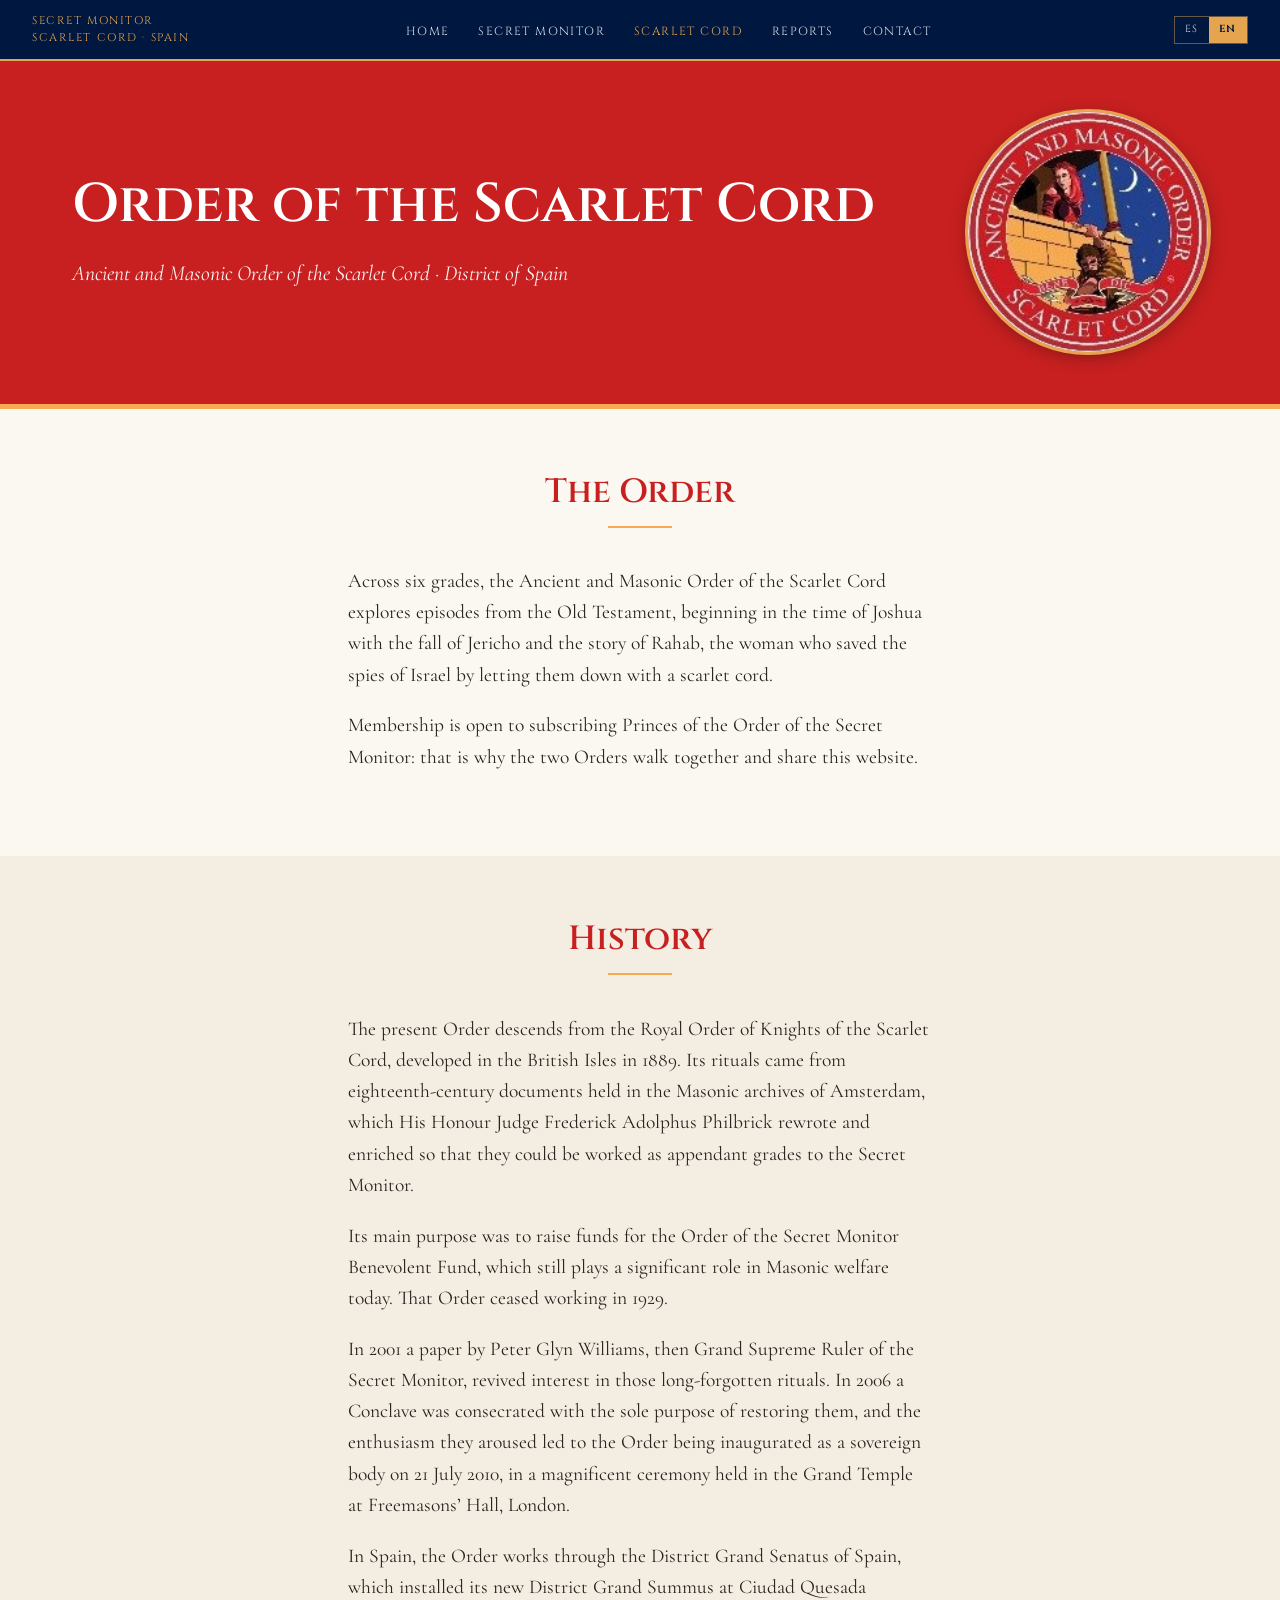
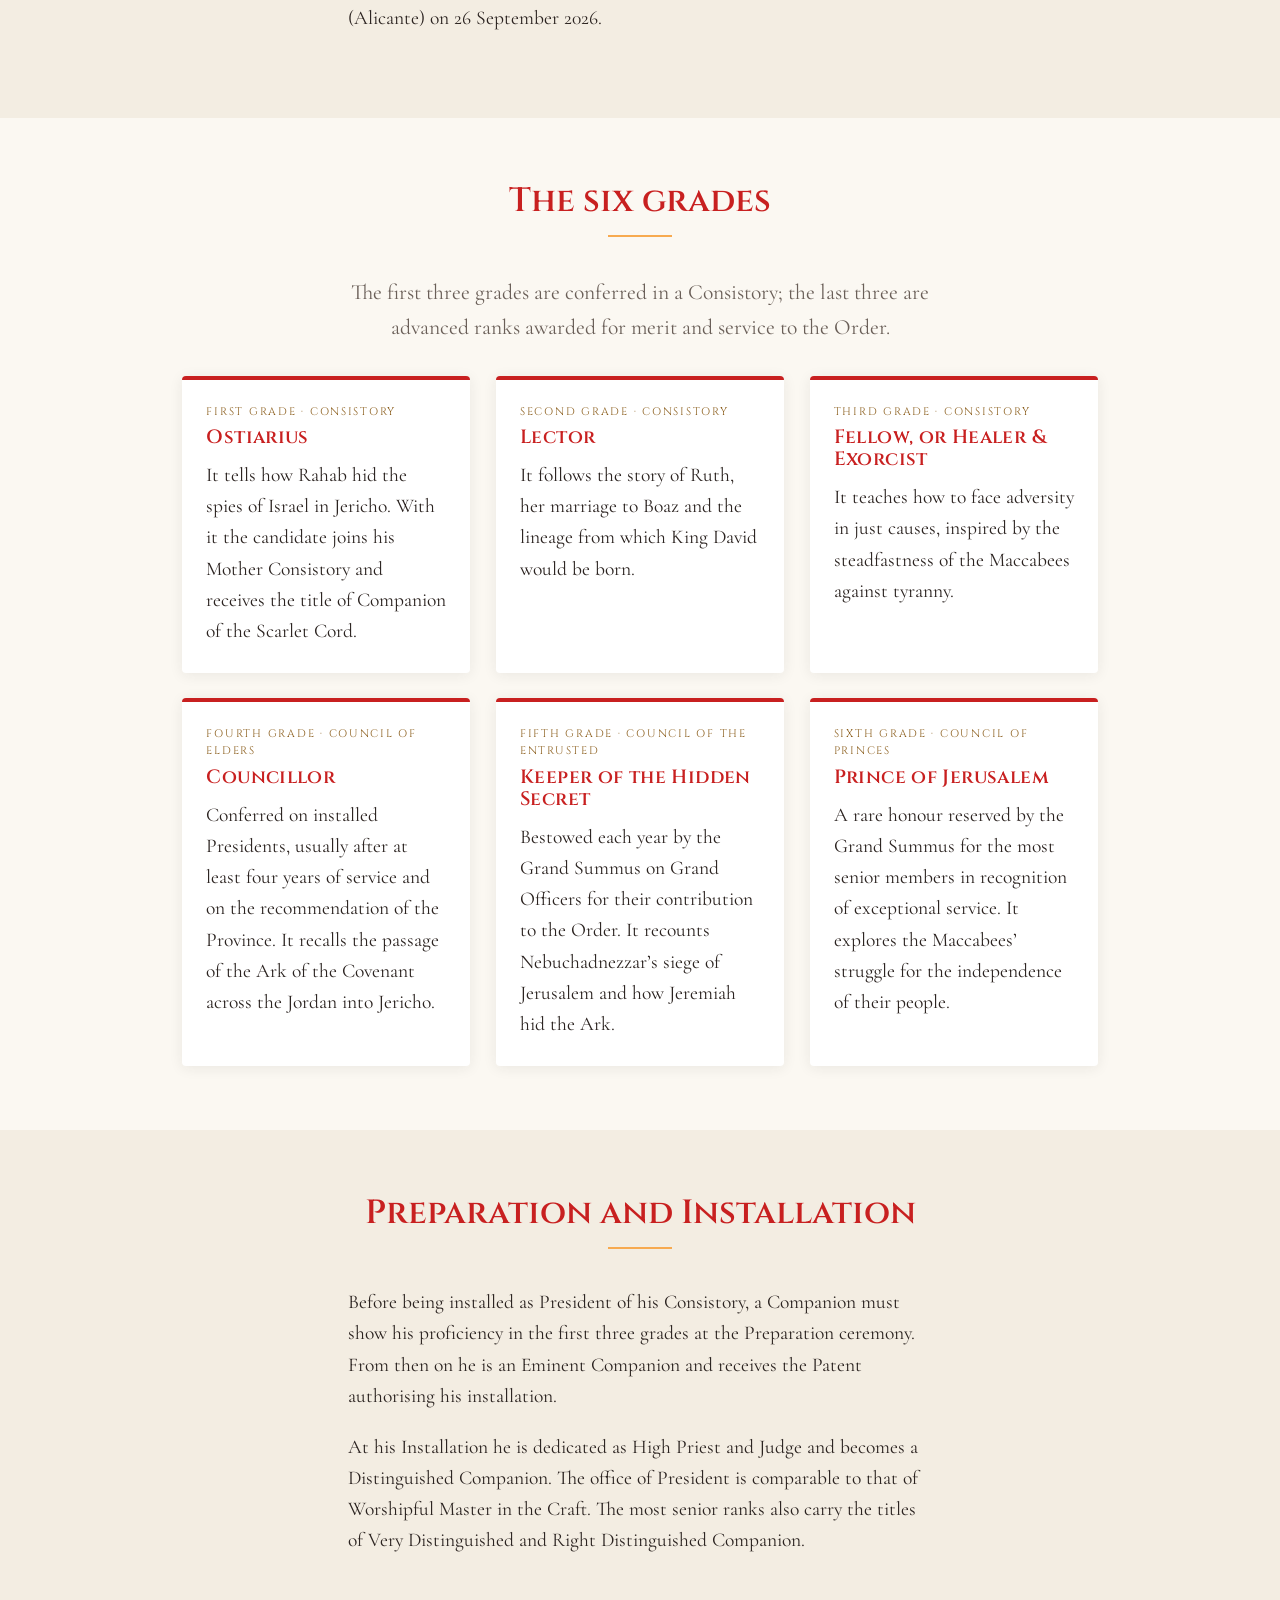
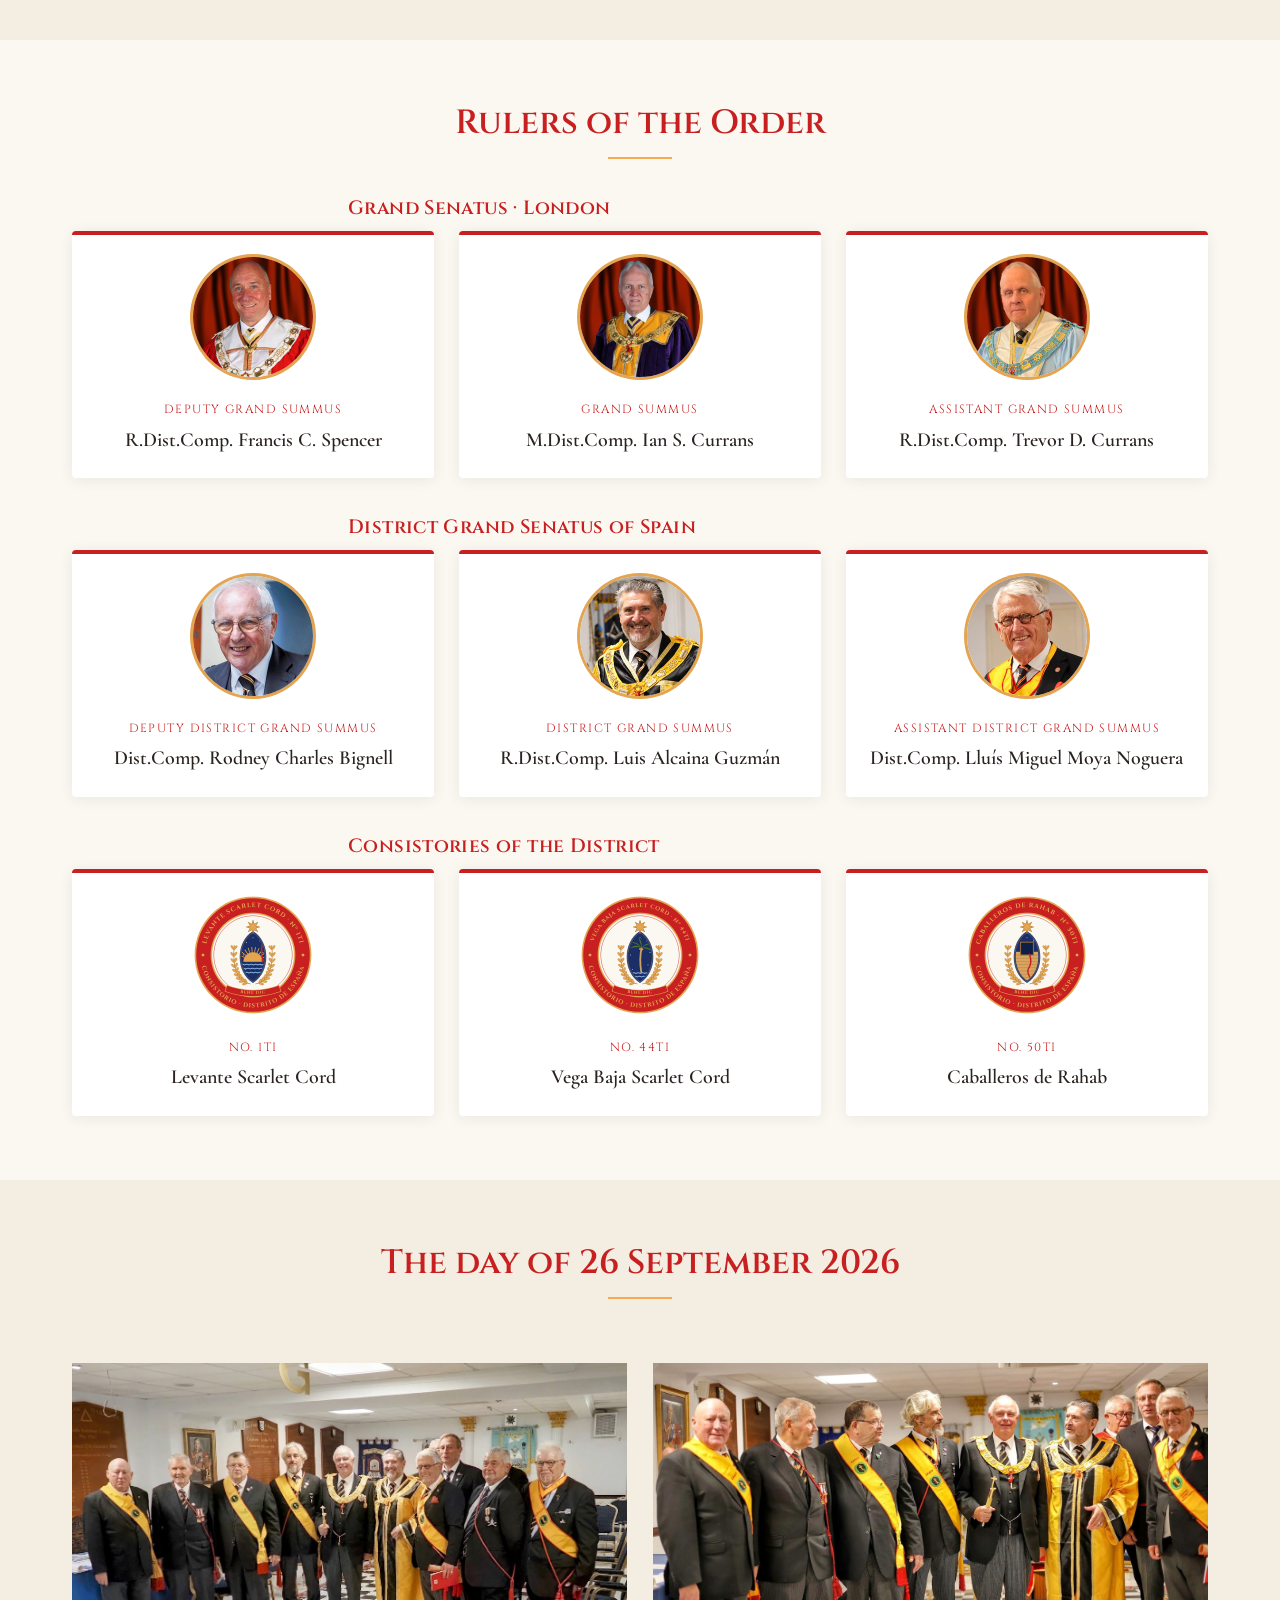
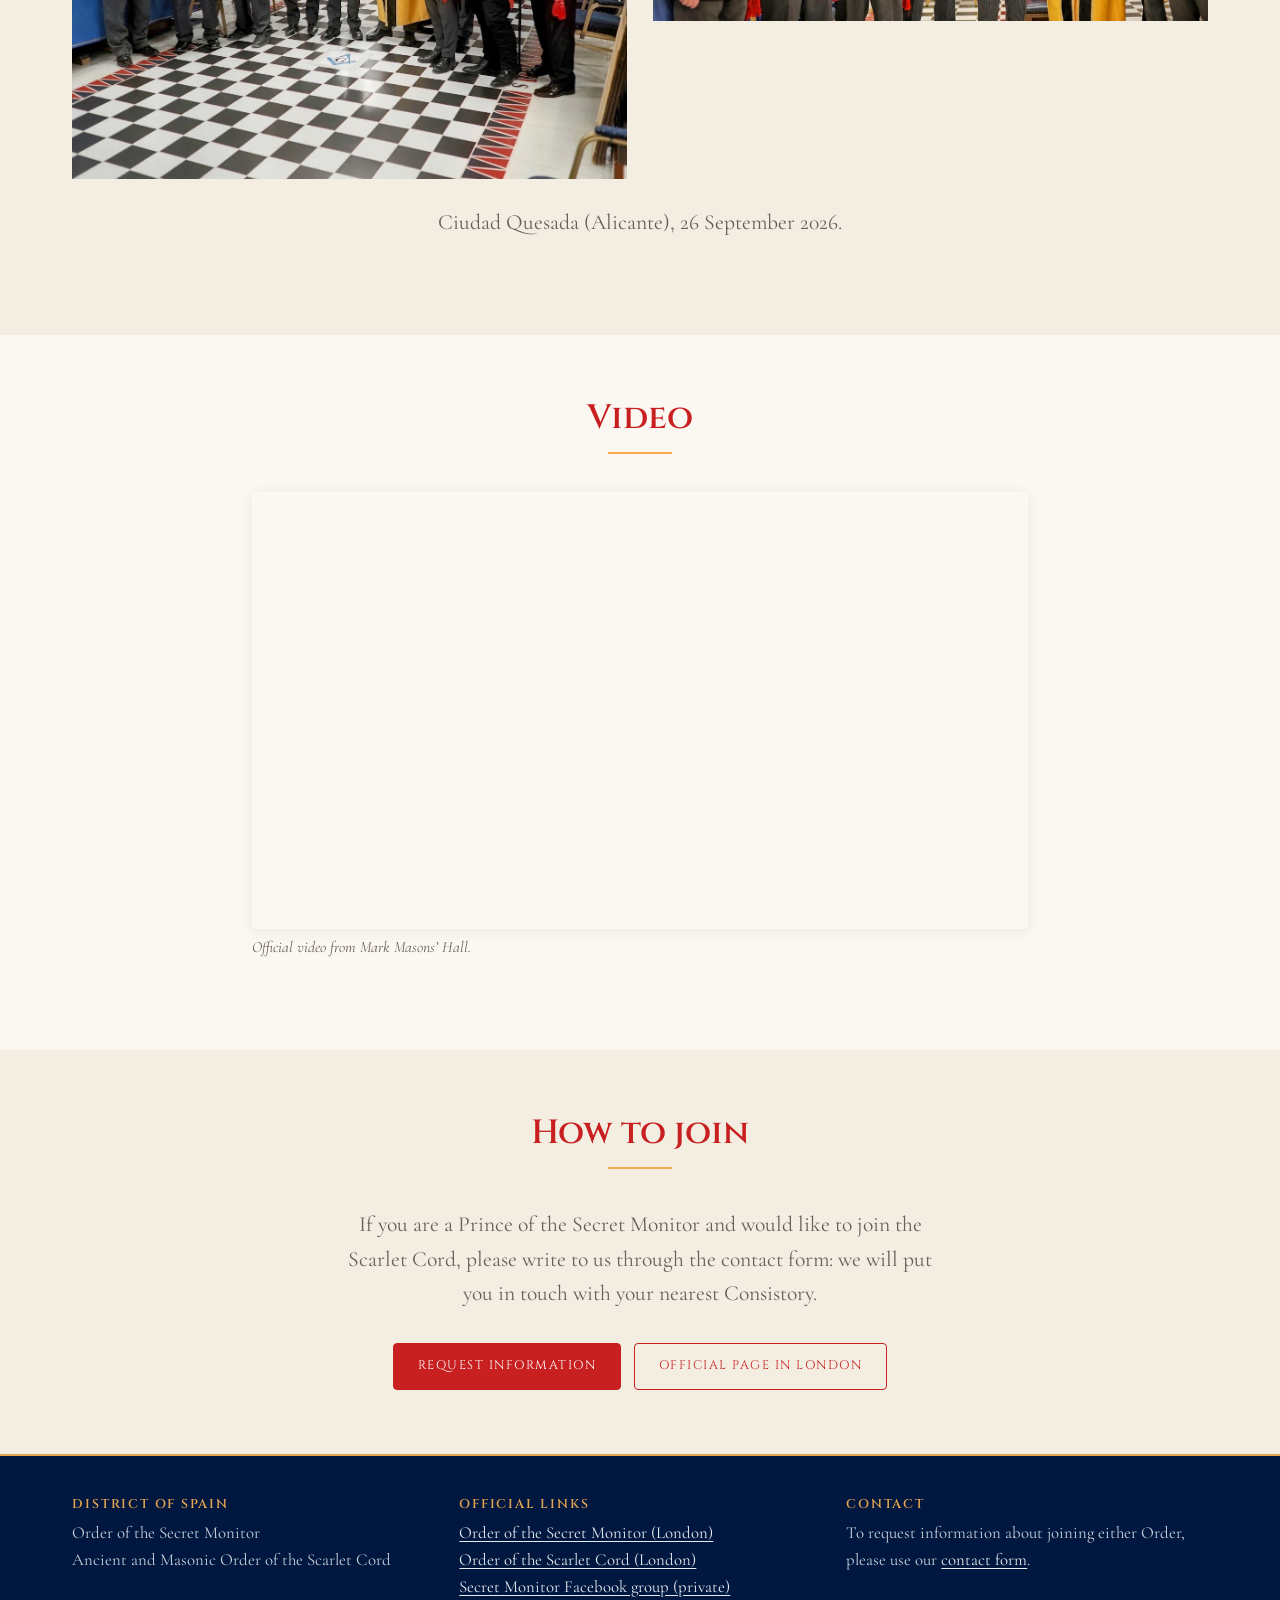
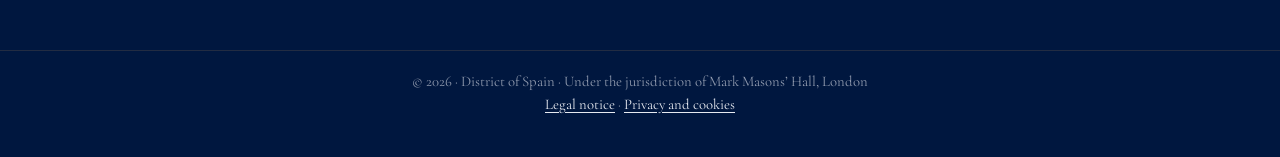
<file: cordon-escarlata-en.html>
<!DOCTYPE html>
<html lang="en">
<head>
<meta charset="utf-8">
<meta name="viewport" content="width=device-width, initial-scale=1">
<title>Order of the Scarlet Cord · District of Spain</title>
<meta name="description" content="The Ancient and Masonic Order of the Scarlet Cord in Spain: history, the six grades, rulers, Consistories and membership requirements.">
<link rel="canonical" href="https://monitorsecreto-scarletcord.es/cordon-escarlata-en.html">
<link rel="alternate" hreflang="es" href="https://monitorsecreto-scarletcord.es/cordon-escarlata.html">
<link rel="alternate" hreflang="en" href="https://monitorsecreto-scarletcord.es/cordon-escarlata-en.html">
<link rel="alternate" hreflang="x-default" href="https://monitorsecreto-scarletcord.es/cordon-escarlata.html">
<meta property="og:type" content="website">
<meta property="og:site_name" content="Secret Monitor and Scarlet Cord · District of Spain">
<meta property="og:title" content="Order of the Scarlet Cord · District of Spain">
<meta property="og:description" content="The Ancient and Masonic Order of the Scarlet Cord in Spain: history, the six grades, rulers, Consistories and membership requirements.">
<meta property="og:url" content="https://monitorsecreto-scarletcord.es/cordon-escarlata-en.html">
<meta property="og:image" content="https://monitorsecreto-scarletcord.es/og-image.jpg">
<meta property="og:image:width" content="1200">
<meta property="og:image:height" content="630">
<meta property="og:locale" content="en_GB">
<meta property="og:locale:alternate" content="es_ES">
<meta name="twitter:card" content="summary_large_image">
<meta name="theme-color" content="#00173F">
<link rel="icon" type="image/png" href="icon-192.png">
<link rel="apple-touch-icon" href="apple-touch-icon.png">
<link rel="manifest" href="manifest.json">
<link rel="stylesheet" href="fuentes.css">
<link rel="stylesheet" href="estilos.css?v=9">
</head>
<body class="tema-osc">

<nav class="principal">
  <a href="index-en.html" class="nav-logo"><span class="nav-titulo">Secret Monitor<br>Scarlet Cord · Spain</span></a>
  <ul class="nav-enlaces">
    <li><a href="index-en.html">Home</a></li>
    <li><a href="monitor-secreto-en.html">Secret Monitor</a></li>
    <li><a href="cordon-escarlata-en.html" class="activo" aria-current="page">Scarlet Cord</a></li>
    <li><a href="cronicas-en.html">Reports</a></li>
    <li><a href="contacto-en.html">Contact</a></li>
  </ul>
  <div class="idioma"><a href="cordon-escarlata.html" lang="es" hreflang="es">ES</a><a href="cordon-escarlata-en.html" lang="en" hreflang="en" class="activo">EN</a></div>
  <button class="nav-hamburguesa" type="button" aria-label="Menu" aria-controls="navMovil" aria-expanded="false" onclick="var m=document.getElementById('navMovil');this.setAttribute('aria-expanded',m.classList.toggle('abierto'))"><span></span><span></span><span></span></button>
</nav>
<div class="nav-movil" id="navMovil">
  <a href="index-en.html">Home</a>
  <a href="monitor-secreto-en.html">Secret Monitor</a>
  <a href="cordon-escarlata-en.html" class="activo">Scarlet Cord</a>
  <a href="cronicas-en.html">Reports</a>
  <a href="contacto-en.html">Contact</a>
  <div class="idioma"><a href="cordon-escarlata.html" lang="es" hreflang="es">ES</a><a href="cordon-escarlata-en.html" lang="en" hreflang="en" class="activo">EN</a></div>
</div>

<header class="franja">
  <div class="contenedor">
    <div>
      <h1>Order of the Scarlet Cord</h1>
      <p class="subtitulo">Ancient and Masonic Order of the Scarlet Cord · District of Spain</p>
    </div>
    <div class="sello"><img src="emblema-osc.jpg" alt="Emblem of the Ancient and Masonic Order of the Scarlet Cord" width="240" height="240"></div>
  </div>
</header>

<main>
<section class="seccion">
  <div class="contenedor" style="max-width:820px">
    <h2 class="seccion-titulo">The Order</h2>
    <p>Across six grades, the Ancient and Masonic Order of the Scarlet Cord explores episodes from the Old Testament, beginning in the time of Joshua with the fall of Jericho and the story of Rahab, the woman who saved the spies of Israel by letting them down with a scarlet cord.</p>
    <p>Membership is open to subscribing Princes of the Order of the Secret Monitor: that is why the two Orders walk together and share this website.</p>
  </div>
</section>

<section class="seccion alt">
  <div class="contenedor" style="max-width:820px">
    <h2 class="seccion-titulo">History</h2>
    <p>The present Order descends from the Royal Order of Knights of the Scarlet Cord, developed in the British Isles in 1889. Its rituals came from eighteenth-century documents held in the Masonic archives of Amsterdam, which His Honour Judge Frederick Adolphus Philbrick rewrote and enriched so that they could be worked as appendant grades to the Secret Monitor.</p>
    <p>Its main purpose was to raise funds for the Order of the Secret Monitor Benevolent Fund, which still plays a significant role in Masonic welfare today. That Order ceased working in 1929.</p>
    <p>In 2001 a paper by Peter Glyn Williams, then Grand Supreme Ruler of the Secret Monitor, revived interest in those long-forgotten rituals. In 2006 a Conclave was consecrated with the sole purpose of restoring them, and the enthusiasm they aroused led to the Order being inaugurated as a sovereign body on 21 July 2010, in a magnificent ceremony held in the Grand Temple at Freemasons’ Hall, London.</p>
    <p>In Spain, the Order works through the District Grand Senatus of Spain, which installed its new District Grand Summus at Ciudad Quesada (Alicante) on 26 September 2026.</p>
  </div>
</section>

<section class="seccion">
  <div class="contenedor" style="max-width:960px">
    <h2 class="seccion-titulo">The six grades</h2>
    <p class="entradilla">The first three grades are conferred in a Consistory; the last three are advanced ranks awarded for merit and service to the Order.</p>
    <div class="rejilla">
      <article class="tarjeta"><div class="cuerpo"><span class="etiqueta">First grade · Consistory</span><h3>Ostiarius</h3><p>It tells how Rahab hid the spies of Israel in Jericho. With it the candidate joins his Mother Consistory and receives the title of Companion of the Scarlet Cord.</p></div></article>
      <article class="tarjeta"><div class="cuerpo"><span class="etiqueta">Second grade · Consistory</span><h3>Lector</h3><p>It follows the story of Ruth, her marriage to Boaz and the lineage from which King David would be born.</p></div></article>
      <article class="tarjeta"><div class="cuerpo"><span class="etiqueta">Third grade · Consistory</span><h3>Fellow, or Healer &amp; Exorcist</h3><p>It teaches how to face adversity in just causes, inspired by the steadfastness of the Maccabees against tyranny.</p></div></article>
      <article class="tarjeta"><div class="cuerpo"><span class="etiqueta">Fourth grade · Council of Elders</span><h3>Councillor</h3><p>Conferred on installed Presidents, usually after at least four years of service and on the recommendation of the Province. It recalls the passage of the Ark of the Covenant across the Jordan into Jericho.</p></div></article>
      <article class="tarjeta"><div class="cuerpo"><span class="etiqueta">Fifth grade · Council of the Entrusted</span><h3>Keeper of the Hidden Secret</h3><p>Bestowed each year by the Grand Summus on Grand Officers for their contribution to the Order. It recounts Nebuchadnezzar’s siege of Jerusalem and how Jeremiah hid the Ark.</p></div></article>
      <article class="tarjeta"><div class="cuerpo"><span class="etiqueta">Sixth grade · Council of Princes</span><h3>Prince of Jerusalem</h3><p>A rare honour reserved by the Grand Summus for the most senior members in recognition of exceptional service. It explores the Maccabees’ struggle for the independence of their people.</p></div></article>
    </div>
  </div>
</section>

<section class="seccion alt">
  <div class="contenedor" style="max-width:820px">
    <h2 class="seccion-titulo">Preparation and Installation</h2>
    <p>Before being installed as President of his Consistory, a Companion must show his proficiency in the first three grades at the Preparation ceremony. From then on he is an Eminent Companion and receives the Patent authorising his installation.</p>
    <p>At his Installation he is dedicated as High Priest and Judge and becomes a Distinguished Companion. The office of President is comparable to that of Worshipful Master in the Craft. The most senior ranks also carry the titles of Very Distinguished and Right Distinguished Companion.</p>
  </div>
</section>

<section class="seccion">
  <div class="contenedor">
    <h2 class="seccion-titulo">Rulers of the Order</h2>
    <h3>Grand Senatus · London</h3>
    <div class="cupula">
      <article class="tarjeta gobernante jefe"><img src="gob-osc-gran-summus.jpg" alt="M.Dist.Comp. Ian S. Currans" width="120" height="120" loading="lazy" style="width:120px;height:120px;aspect-ratio:1;border-radius:50%;object-fit:cover;margin:1.4rem auto 0;box-shadow:0 0 0 3px var(--oro)"><div class="cuerpo"><p class="cargo">Grand Summus</p><p class="nombre">M.Dist.Comp. Ian S. Currans</p></div></article>
      <article class="tarjeta gobernante dcha"><img src="gob-osc-diputado.jpg" alt="R.Dist.Comp. Francis C. Spencer" width="120" height="120" loading="lazy" style="width:120px;height:120px;aspect-ratio:1;border-radius:50%;object-fit:cover;margin:1.4rem auto 0;box-shadow:0 0 0 3px var(--oro)"><div class="cuerpo"><p class="cargo">Deputy Grand Summus</p><p class="nombre">R.Dist.Comp. Francis C. Spencer</p></div></article>
      <article class="tarjeta gobernante izda"><img src="gob-osc-asistente.jpg" alt="R.Dist.Comp. Trevor D. Currans" width="120" height="120" loading="lazy" style="width:120px;height:120px;aspect-ratio:1;border-radius:50%;object-fit:cover;margin:1.4rem auto 0;box-shadow:0 0 0 3px var(--oro)"><div class="cuerpo"><p class="cargo">Assistant Grand Summus</p><p class="nombre">R.Dist.Comp. Trevor D. Currans</p></div></article>
    </div>
    <h3 style="margin-top:2.4rem">District Grand Senatus of Spain</h3>
    <div class="cupula">
      <article class="tarjeta gobernante jefe"><img src="gob-osc-dis-summus.jpg" alt="R.Dist.Comp. Luis Alcaina Guzmán" width="120" height="120" loading="lazy" style="width:120px;height:120px;aspect-ratio:1;border-radius:50%;object-fit:cover;margin:1.4rem auto 0;box-shadow:0 0 0 3px var(--oro)"><div class="cuerpo"><p class="cargo">District Grand Summus</p><p class="nombre">R.Dist.Comp. Luis Alcaina Guzmán</p></div></article>
      <article class="tarjeta gobernante dcha"><img src="gob-osc-dis-diputado.jpg" alt="Dist.Comp. Rodney Charles Bignell" width="120" height="120" loading="lazy" style="width:120px;height:120px;aspect-ratio:1;border-radius:50%;object-fit:cover;margin:1.4rem auto 0;box-shadow:0 0 0 3px var(--oro)"><div class="cuerpo"><p class="cargo">Deputy District Grand Summus</p><p class="nombre">Dist.Comp. Rodney Charles Bignell</p></div></article>
      <article class="tarjeta gobernante izda"><img src="gob-osc-dis-asistente.jpg" alt="Dist.Comp. Lluís Miguel Moya Noguera" width="120" height="120" loading="lazy" style="width:120px;height:120px;aspect-ratio:1;border-radius:50%;object-fit:cover;margin:1.4rem auto 0;box-shadow:0 0 0 3px var(--oro)"><div class="cuerpo"><p class="cargo">Assistant District Grand Summus</p><p class="nombre">Dist.Comp. Lluís Miguel Moya Noguera</p></div></article>
    </div>
    <h3 style="margin-top:2.4rem">Consistories of the District</h3>
    <div class="rejilla">
      <article class="tarjeta gobernante"><img src="distintivo-levante-1ti.png" alt="Badge of Levante Scarlet Cord Consistory No. 1TI" width="120" height="120" loading="lazy" style="width:120px;height:120px;margin:1.4rem auto 0"><div class="cuerpo"><p class="cargo">No. 1TI</p><p class="nombre">Levante Scarlet Cord</p></div></article>
      <article class="tarjeta gobernante"><img src="distintivo-vega-baja-44ti.png" alt="Badge of Vega Baja Scarlet Cord Consistory No. 44TI" width="120" height="120" loading="lazy" style="width:120px;height:120px;margin:1.4rem auto 0"><div class="cuerpo"><p class="cargo">No. 44TI</p><p class="nombre">Vega Baja Scarlet Cord</p></div></article>
      <article class="tarjeta gobernante"><img src="distintivo-caballeros-de-rahab-50ti.png" alt="Badge of Caballeros de Rahab Consistory No. 50TI" width="120" height="120" loading="lazy" style="width:120px;height:120px;margin:1.4rem auto 0"><div class="cuerpo"><p class="cargo">No. 50TI</p><p class="nombre">Caballeros de Rahab</p></div></article>
    </div>
  </div>
</section>

<section class="seccion alt">
  <div class="contenedor">
    <h2 class="seccion-titulo">The day of 26 September 2026</h2>
    <div class="rejilla">
      <figure class="foto"><img src="osc-instalacion-2026.jpg" alt="Companions of the District of Spain after the installation of the District Grand Summus" width="1225" height="919" loading="lazy"></figure>
      <figure class="foto"><img src="osc-instalacion-2026-2.jpg" alt="Companions of the Scarlet Cord on the day of the installation" width="1400" height="653" loading="lazy"></figure>
    </div>
    <p class="entradilla">Ciudad Quesada (Alicante), 26 September 2026.</p>
  </div>
</section>

<section class="seccion">
  <div class="contenedor" style="max-width:820px">
    <h2 class="seccion-titulo">Video</h2>
    <figure class="foto">
      <div class="video"><iframe src="https://www.youtube-nocookie.com/embed/LsJ6kJKGFxQ?rel=0" title="Official Mark Masons’ Hall video about the Order of the Scarlet Cord" loading="lazy" allow="accelerometer; encrypted-media; gyroscope; picture-in-picture" referrerpolicy="strict-origin-when-cross-origin" allowfullscreen></iframe></div>
      <figcaption>Official video from Mark Masons’ Hall.</figcaption>
    </figure>
  </div>
</section>

<section class="seccion alt">
  <div class="contenedor" style="max-width:820px">
    <h2 class="seccion-titulo">How to join</h2>
    <p class="entradilla">If you are a Prince of the Secret Monitor and would like to join the Scarlet Cord, please write to us through the contact form: we will put you in touch with your nearest Consistory.</p>
    <div class="botones"><a class="boton" href="contacto-en.html">Request information</a><a class="boton-borde" href="https://markmasonshall.org/orders/osc" rel="noopener">Official page in London</a></div>
  </div>
</section>
</main>

<footer>
  <div class="contenedor">
    <div><h2>District of Spain</h2><p>Order of the Secret Monitor<br>Ancient and Masonic Order of the Scarlet Cord</p></div>
    <div><h2>Official links</h2><p><a href="https://markmasonshall.org/orders/osm" rel="noopener">Order of the Secret Monitor (London)</a><br><a href="https://markmasonshall.org/orders/osc" rel="noopener">Order of the Scarlet Cord (London)</a><br><a href="https://www.facebook.com/groups/2115940143132112/" rel="noopener">Secret Monitor Facebook group (private)</a></p></div>
    <div><h2>Contact</h2><p>To request information about joining either Order, please use our <a href="contacto-en.html">contact form</a>.</p></div>
  </div>
  <p class="pie-final">© 2026 · District of Spain · Under the jurisdiction of Mark Masons’ Hall, London<br><a href="aviso-legal-en.html">Legal notice</a> · <a href="privacidad-en.html">Privacy and cookies</a></p>
</footer>

<script data-goatcounter="https://monitorsecreto.goatcounter.com/count" async src="//gc.zgo.at/count.js"></script>
<script>
if ('serviceWorker' in navigator) { navigator.serviceWorker.register('service-worker.js'); }
</script>
</body>
</html>
</file>
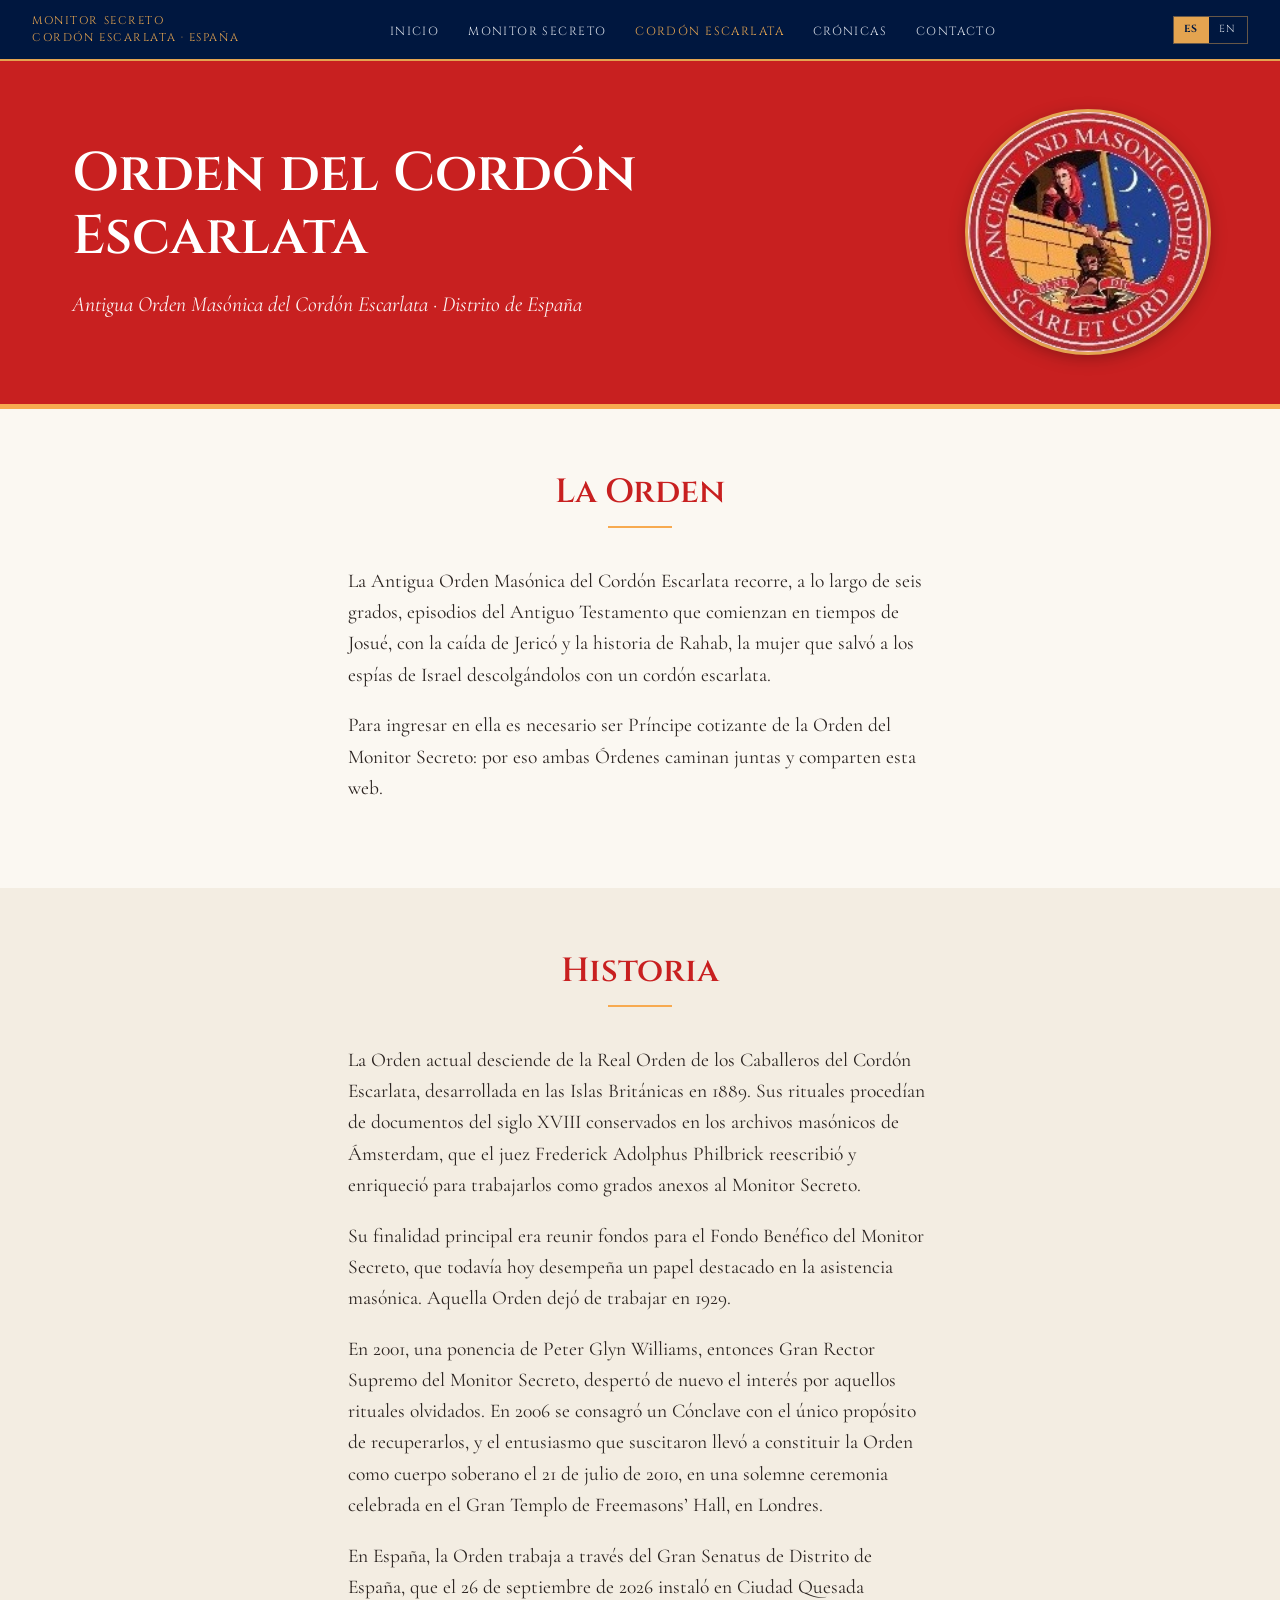
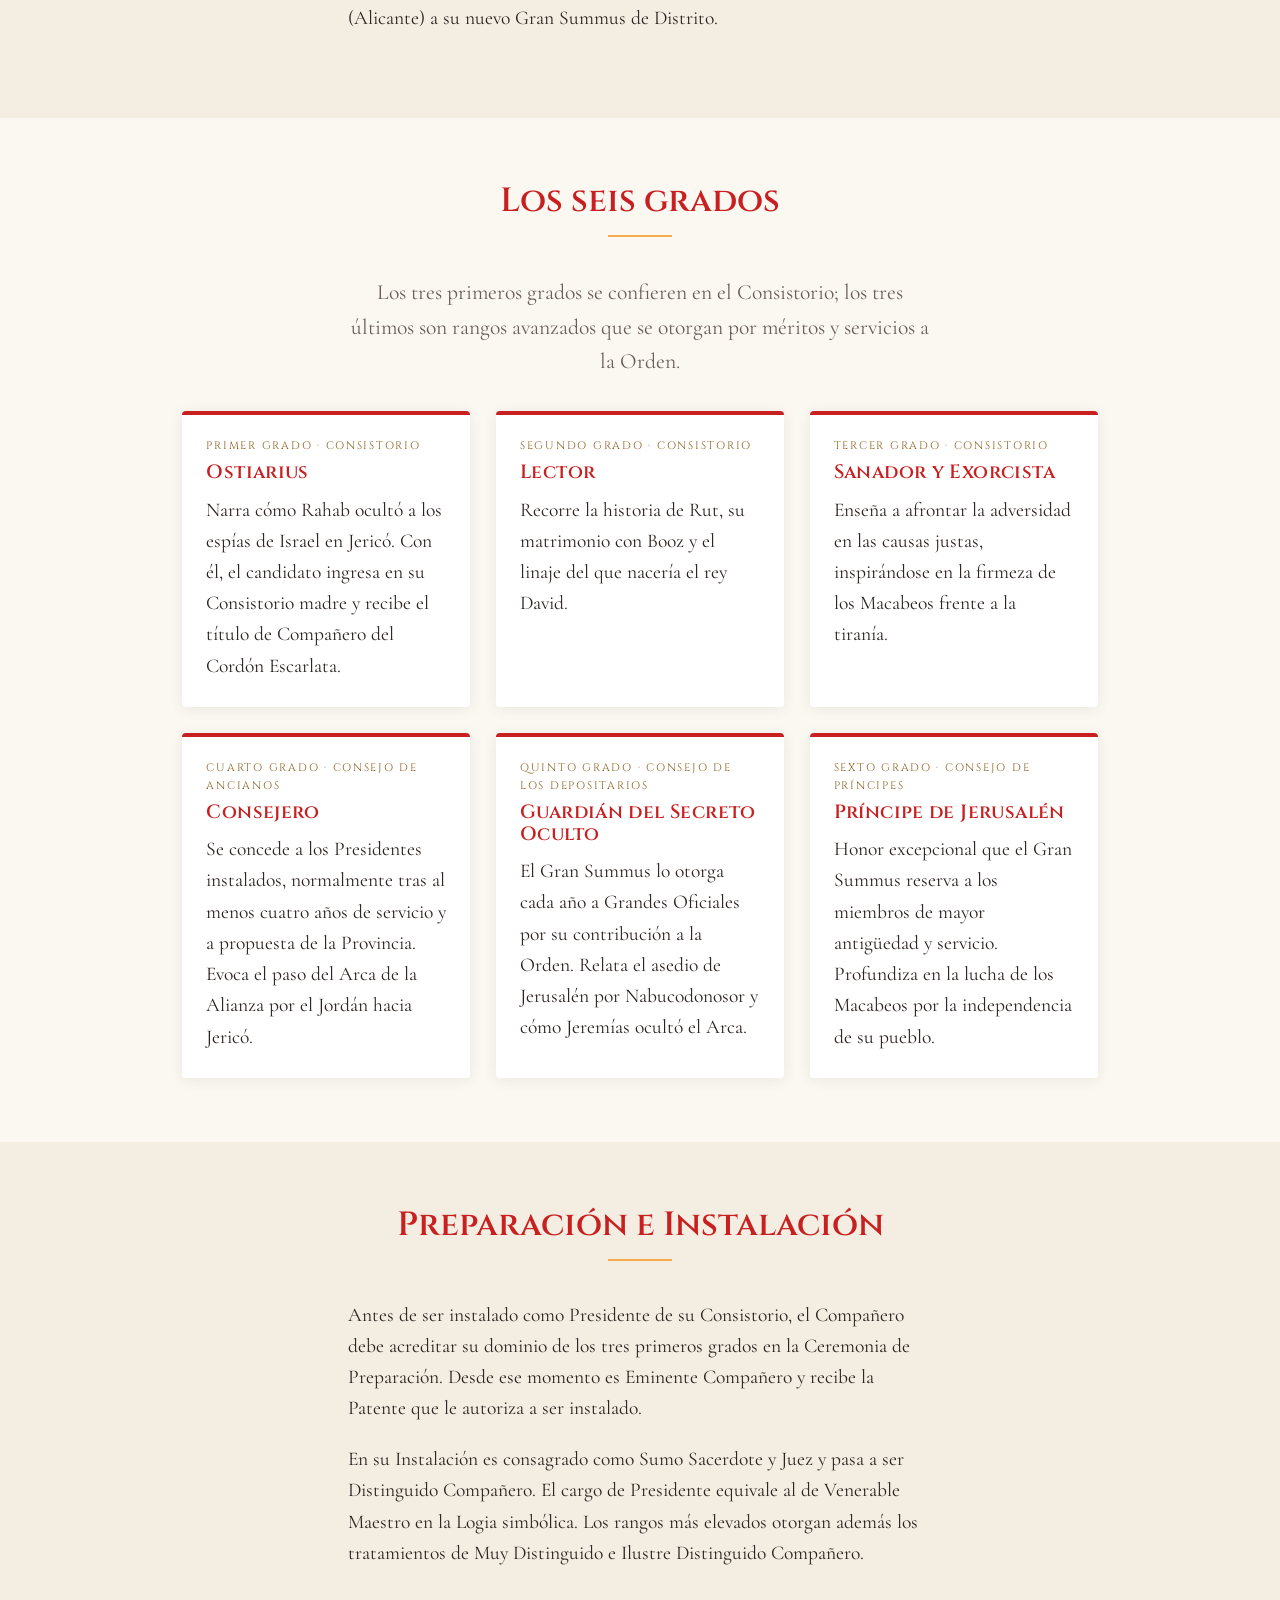
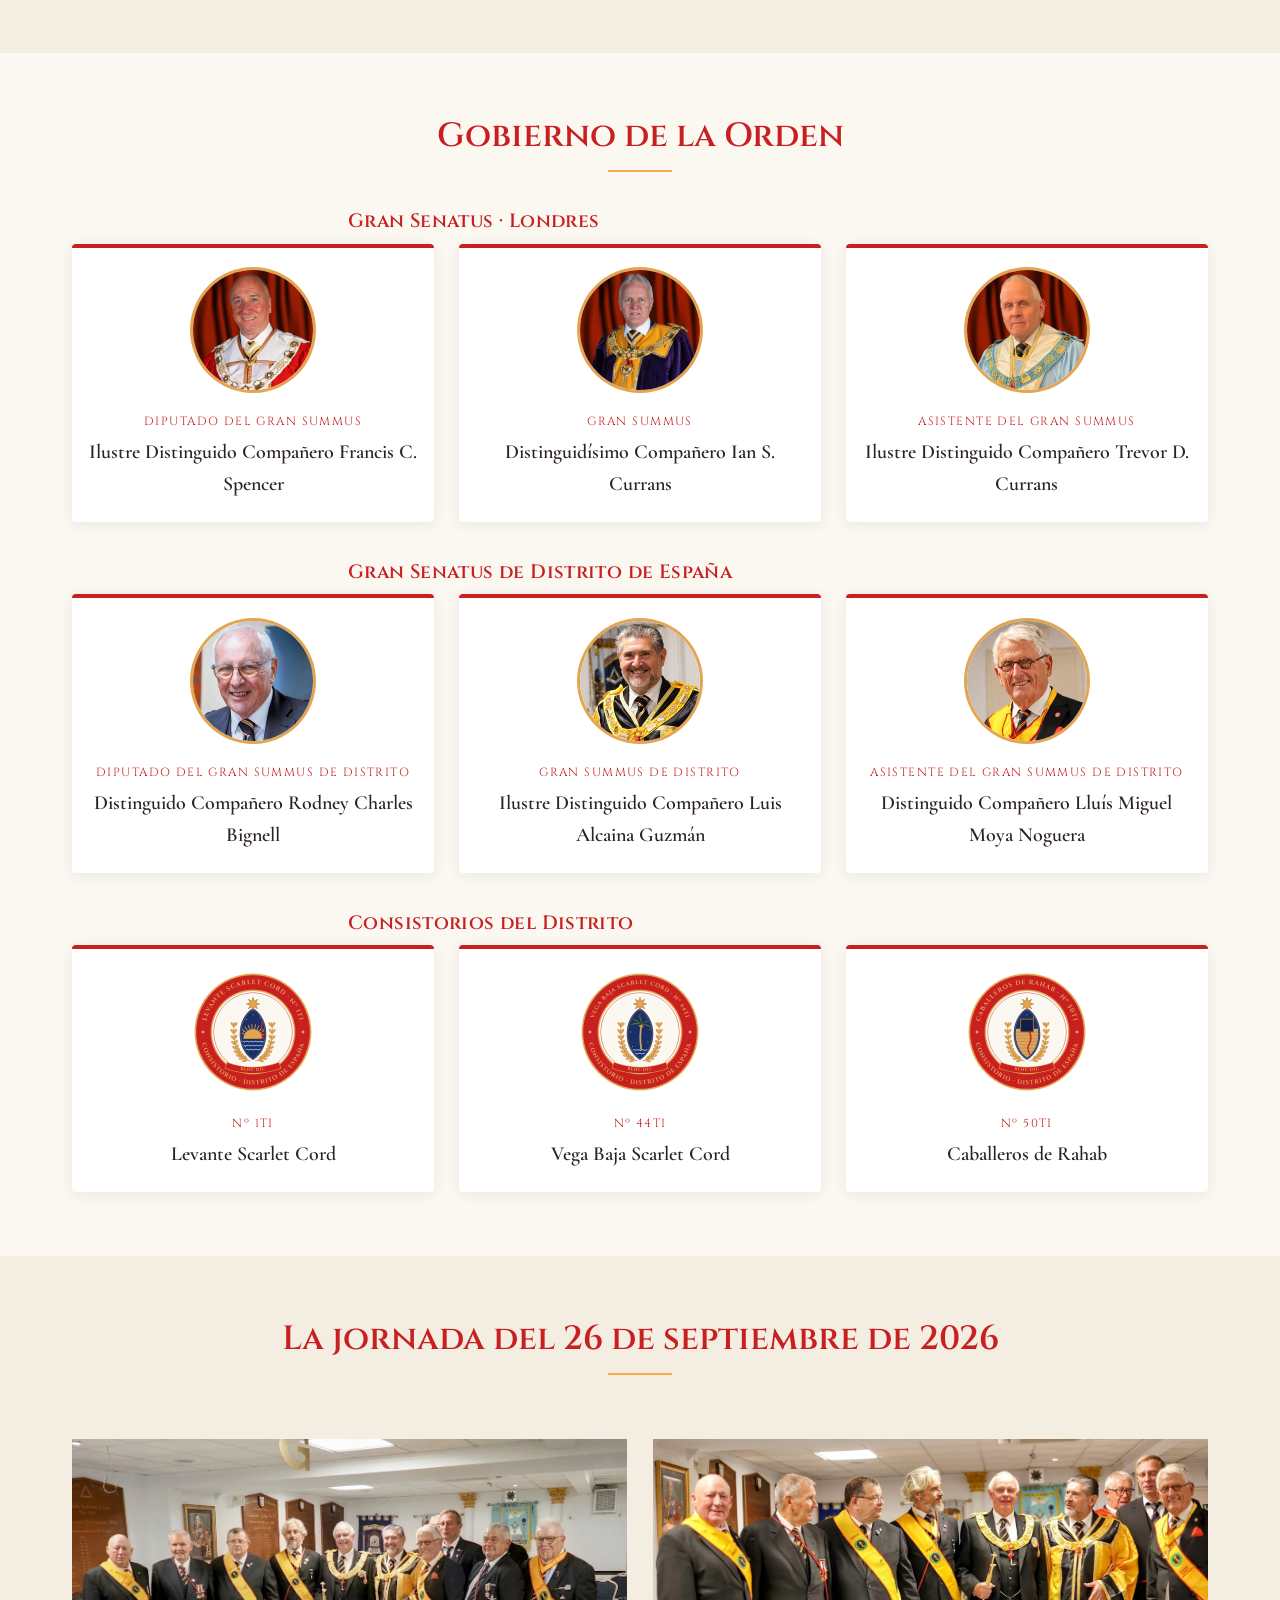
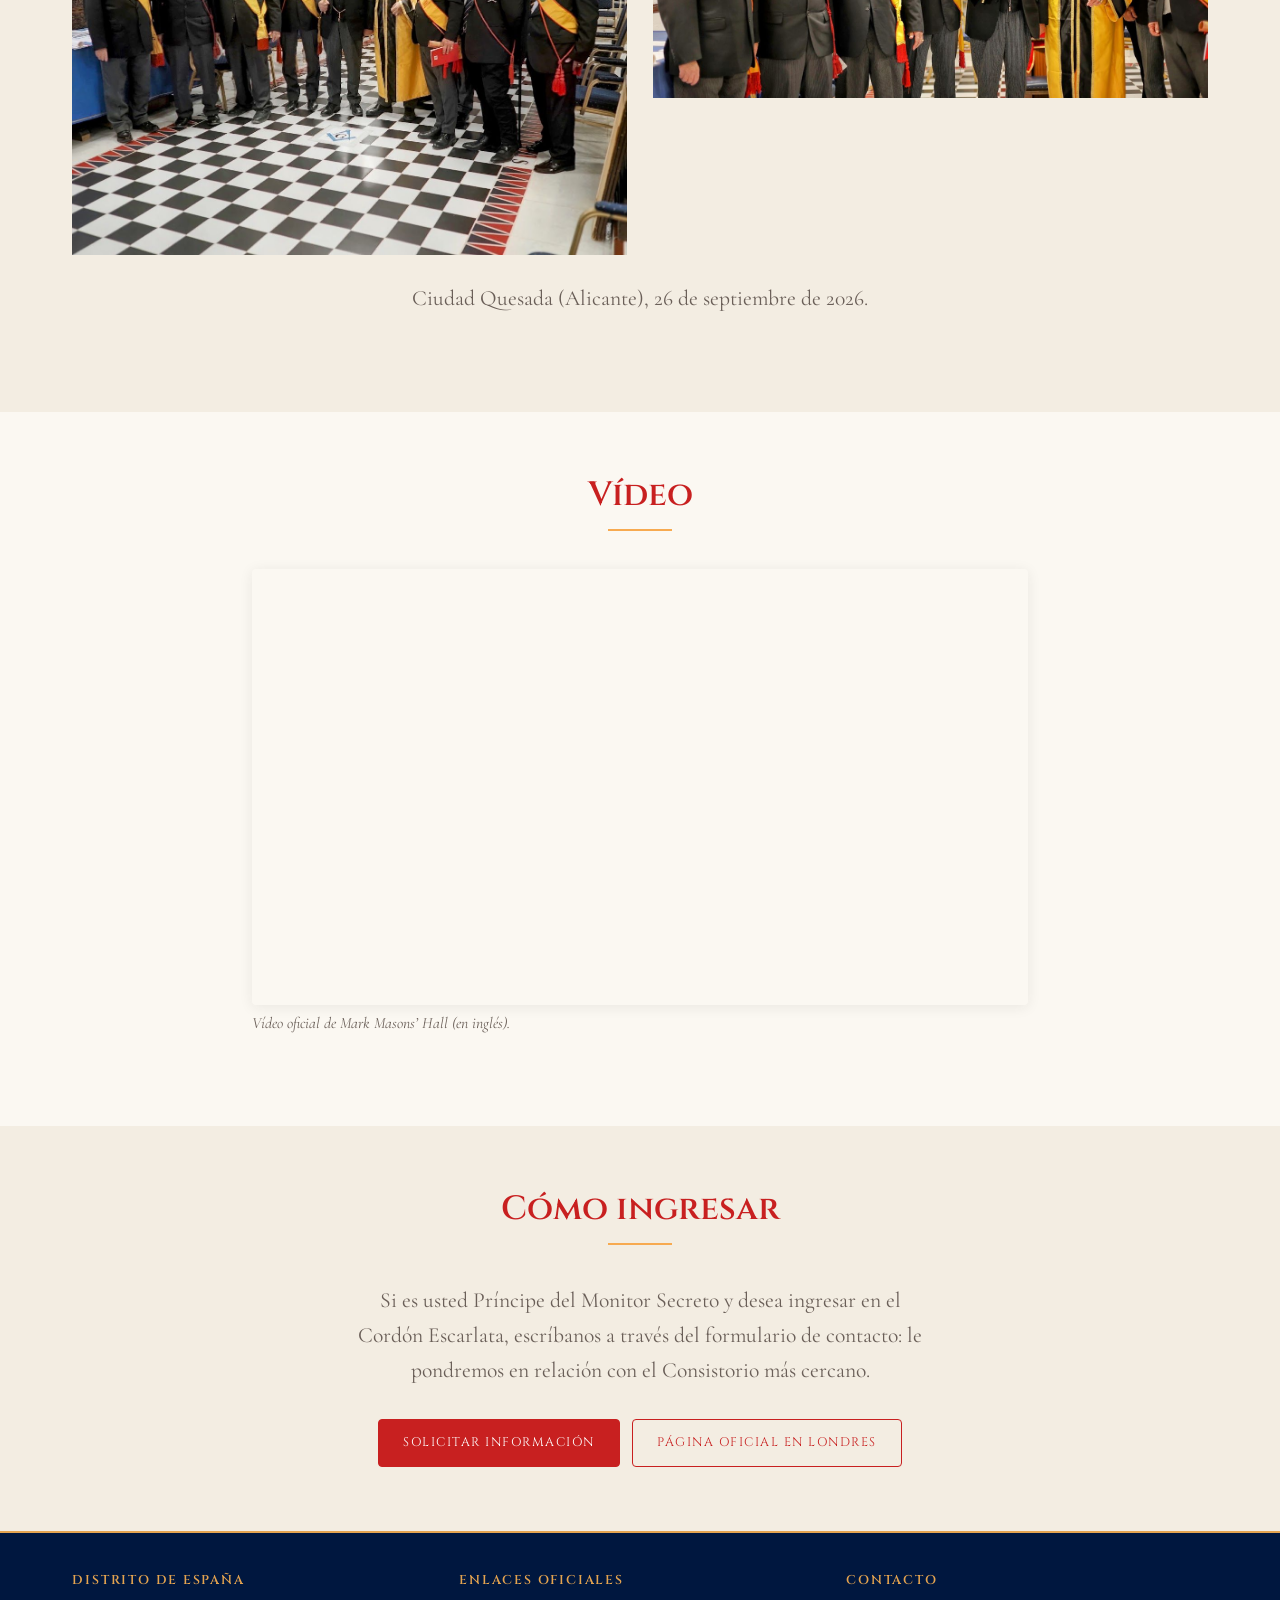
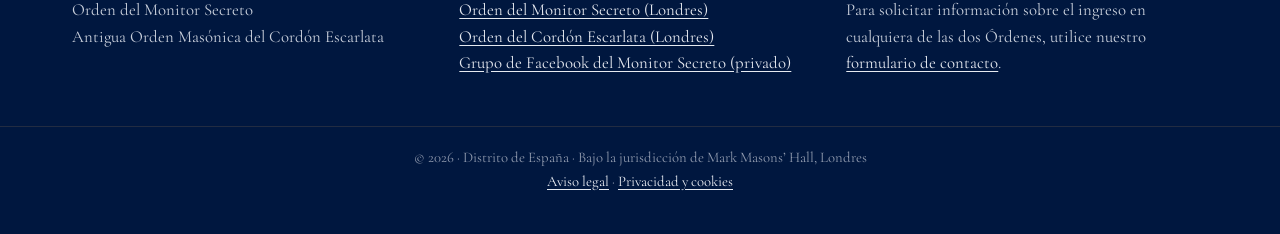
<file: cordon-escarlata.html>
<!DOCTYPE html>
<html lang="es">
<head>
<meta charset="utf-8">
<meta name="viewport" content="width=device-width, initial-scale=1">
<title>Orden del Cordón Escarlata · Distrito de España</title>
<meta name="description" content="La Antigua Orden Masónica del Cordón Escarlata en España: historia, los seis grados, gobierno, Consistorios y requisitos de ingreso.">
<link rel="canonical" href="https://monitorsecreto-scarletcord.es/cordon-escarlata.html">
<link rel="alternate" hreflang="es" href="https://monitorsecreto-scarletcord.es/cordon-escarlata.html">
<link rel="alternate" hreflang="en" href="https://monitorsecreto-scarletcord.es/cordon-escarlata-en.html">
<link rel="alternate" hreflang="x-default" href="https://monitorsecreto-scarletcord.es/cordon-escarlata.html">
<meta property="og:type" content="website">
<meta property="og:site_name" content="Monitor Secreto y Cordón Escarlata · Distrito de España">
<meta property="og:title" content="Orden del Cordón Escarlata · Distrito de España">
<meta property="og:description" content="La Antigua Orden Masónica del Cordón Escarlata en España: historia, los seis grados, gobierno, Consistorios y requisitos de ingreso.">
<meta property="og:url" content="https://monitorsecreto-scarletcord.es/cordon-escarlata.html">
<meta property="og:image" content="https://monitorsecreto-scarletcord.es/og-image.jpg">
<meta property="og:image:width" content="1200">
<meta property="og:image:height" content="630">
<meta property="og:locale" content="es_ES">
<meta property="og:locale:alternate" content="en_GB">
<meta name="twitter:card" content="summary_large_image">
<meta name="theme-color" content="#00173F">
<link rel="icon" type="image/png" href="icon-192.png">
<link rel="apple-touch-icon" href="apple-touch-icon.png">
<link rel="manifest" href="manifest.json">
<link rel="stylesheet" href="fuentes.css">
<link rel="stylesheet" href="estilos.css?v=9">
</head>
<body class="tema-osc">

<nav class="principal">
  <a href="index.html" class="nav-logo"><span class="nav-titulo">Monitor Secreto<br>Cordón Escarlata · España</span></a>
  <ul class="nav-enlaces">
    <li><a href="index.html">Inicio</a></li>
    <li><a href="monitor-secreto.html">Monitor Secreto</a></li>
    <li><a href="cordon-escarlata.html" class="activo" aria-current="page">Cordón Escarlata</a></li>
    <li><a href="cronicas.html">Crónicas</a></li>
    <li><a href="contacto.html">Contacto</a></li>
  </ul>
  <div class="idioma"><a href="cordon-escarlata.html" lang="es" hreflang="es" class="activo">ES</a><a href="cordon-escarlata-en.html" lang="en" hreflang="en">EN</a></div>
  <button class="nav-hamburguesa" type="button" aria-label="Menú" aria-controls="navMovil" aria-expanded="false" onclick="var m=document.getElementById('navMovil');this.setAttribute('aria-expanded',m.classList.toggle('abierto'))"><span></span><span></span><span></span></button>
</nav>
<div class="nav-movil" id="navMovil">
  <a href="index.html">Inicio</a>
  <a href="monitor-secreto.html">Monitor Secreto</a>
  <a href="cordon-escarlata.html" class="activo">Cordón Escarlata</a>
  <a href="cronicas.html">Crónicas</a>
  <a href="contacto.html">Contacto</a>
  <div class="idioma"><a href="cordon-escarlata.html" lang="es" hreflang="es" class="activo">ES</a><a href="cordon-escarlata-en.html" lang="en" hreflang="en">EN</a></div>
</div>

<header class="franja">
  <div class="contenedor">
    <div>
      <h1>Orden del Cordón Escarlata</h1>
      <p class="subtitulo">Antigua Orden Masónica del Cordón Escarlata · Distrito de España</p>
    </div>
    <div class="sello"><img src="emblema-osc.jpg" alt="Emblema de la Antigua Orden Masónica del Cordón Escarlata" width="240" height="240"></div>
  </div>
</header>

<main>
<section class="seccion">
  <div class="contenedor" style="max-width:820px">
    <h2 class="seccion-titulo">La Orden</h2>
    <p>La Antigua Orden Masónica del Cordón Escarlata recorre, a lo largo de seis grados, episodios del Antiguo Testamento que comienzan en tiempos de Josué, con la caída de Jericó y la historia de Rahab, la mujer que salvó a los espías de Israel descolgándolos con un cordón escarlata.</p>
    <p>Para ingresar en ella es necesario ser Príncipe cotizante de la Orden del Monitor Secreto: por eso ambas Órdenes caminan juntas y comparten esta web.</p>
  </div>
</section>

<section class="seccion alt">
  <div class="contenedor" style="max-width:820px">
    <h2 class="seccion-titulo">Historia</h2>
    <p>La Orden actual desciende de la Real Orden de los Caballeros del Cordón Escarlata, desarrollada en las Islas Británicas en 1889. Sus rituales procedían de documentos del siglo XVIII conservados en los archivos masónicos de Ámsterdam, que el juez Frederick Adolphus Philbrick reescribió y enriqueció para trabajarlos como grados anexos al Monitor Secreto.</p>
    <p>Su finalidad principal era reunir fondos para el Fondo Benéfico del Monitor Secreto, que todavía hoy desempeña un papel destacado en la asistencia masónica. Aquella Orden dejó de trabajar en 1929.</p>
    <p>En 2001, una ponencia de Peter Glyn Williams, entonces Gran Rector Supremo del Monitor Secreto, despertó de nuevo el interés por aquellos rituales olvidados. En 2006 se consagró un Cónclave con el único propósito de recuperarlos, y el entusiasmo que suscitaron llevó a constituir la Orden como cuerpo soberano el 21 de julio de 2010, en una solemne ceremonia celebrada en el Gran Templo de Freemasons’ Hall, en Londres.</p>
    <p>En España, la Orden trabaja a través del Gran Senatus de Distrito de España, que el 26 de septiembre de 2026 instaló en Ciudad Quesada (Alicante) a su nuevo Gran Summus de Distrito.</p>
  </div>
</section>

<section class="seccion">
  <div class="contenedor" style="max-width:960px">
    <h2 class="seccion-titulo">Los seis grados</h2>
    <p class="entradilla">Los tres primeros grados se confieren en el Consistorio; los tres últimos son rangos avanzados que se otorgan por méritos y servicios a la Orden.</p>
    <div class="rejilla">
      <article class="tarjeta"><div class="cuerpo"><span class="etiqueta">Primer grado · Consistorio</span><h3>Ostiarius</h3><p>Narra cómo Rahab ocultó a los espías de Israel en Jericó. Con él, el candidato ingresa en su Consistorio madre y recibe el título de Compañero del Cordón Escarlata.</p></div></article>
      <article class="tarjeta"><div class="cuerpo"><span class="etiqueta">Segundo grado · Consistorio</span><h3>Lector</h3><p>Recorre la historia de Rut, su matrimonio con Booz y el linaje del que nacería el rey David.</p></div></article>
      <article class="tarjeta"><div class="cuerpo"><span class="etiqueta">Tercer grado · Consistorio</span><h3>Sanador y Exorcista</h3><p>Enseña a afrontar la adversidad en las causas justas, inspirándose en la firmeza de los Macabeos frente a la tiranía.</p></div></article>
      <article class="tarjeta"><div class="cuerpo"><span class="etiqueta">Cuarto grado · Consejo de Ancianos</span><h3>Consejero</h3><p>Se concede a los Presidentes instalados, normalmente tras al menos cuatro años de servicio y a propuesta de la Provincia. Evoca el paso del Arca de la Alianza por el Jordán hacia Jericó.</p></div></article>
      <article class="tarjeta"><div class="cuerpo"><span class="etiqueta">Quinto grado · Consejo de los Depositarios</span><h3>Guardián del Secreto Oculto</h3><p>El Gran Summus lo otorga cada año a Grandes Oficiales por su contribución a la Orden. Relata el asedio de Jerusalén por Nabucodonosor y cómo Jeremías ocultó el Arca.</p></div></article>
      <article class="tarjeta"><div class="cuerpo"><span class="etiqueta">Sexto grado · Consejo de Príncipes</span><h3>Príncipe de Jerusalén</h3><p>Honor excepcional que el Gran Summus reserva a los miembros de mayor antigüedad y servicio. Profundiza en la lucha de los Macabeos por la independencia de su pueblo.</p></div></article>
    </div>
  </div>
</section>

<section class="seccion alt">
  <div class="contenedor" style="max-width:820px">
    <h2 class="seccion-titulo">Preparación e Instalación</h2>
    <p>Antes de ser instalado como Presidente de su Consistorio, el Compañero debe acreditar su dominio de los tres primeros grados en la Ceremonia de Preparación. Desde ese momento es Eminente Compañero y recibe la Patente que le autoriza a ser instalado.</p>
    <p>En su Instalación es consagrado como Sumo Sacerdote y Juez y pasa a ser Distinguido Compañero. El cargo de Presidente equivale al de Venerable Maestro en la Logia simbólica. Los rangos más elevados otorgan además los tratamientos de Muy Distinguido e Ilustre Distinguido Compañero.</p>
  </div>
</section>

<section class="seccion">
  <div class="contenedor">
    <h2 class="seccion-titulo">Gobierno de la Orden</h2>
    <h3>Gran Senatus · Londres</h3>
    <div class="cupula">
      <article class="tarjeta gobernante jefe"><img src="gob-osc-gran-summus.jpg" alt="Distinguidísimo Compañero Ian S. Currans" width="120" height="120" loading="lazy" style="width:120px;height:120px;aspect-ratio:1;border-radius:50%;object-fit:cover;margin:1.4rem auto 0;box-shadow:0 0 0 3px var(--oro)"><div class="cuerpo"><p class="cargo">Gran Summus</p><p class="nombre">Distinguidísimo Compañero Ian S. Currans</p></div></article>
      <article class="tarjeta gobernante dcha"><img src="gob-osc-diputado.jpg" alt="Ilustre Distinguido Compañero Francis C. Spencer" width="120" height="120" loading="lazy" style="width:120px;height:120px;aspect-ratio:1;border-radius:50%;object-fit:cover;margin:1.4rem auto 0;box-shadow:0 0 0 3px var(--oro)"><div class="cuerpo"><p class="cargo">Diputado del Gran Summus</p><p class="nombre">Ilustre Distinguido Compañero Francis C. Spencer</p></div></article>
      <article class="tarjeta gobernante izda"><img src="gob-osc-asistente.jpg" alt="Ilustre Distinguido Compañero Trevor D. Currans" width="120" height="120" loading="lazy" style="width:120px;height:120px;aspect-ratio:1;border-radius:50%;object-fit:cover;margin:1.4rem auto 0;box-shadow:0 0 0 3px var(--oro)"><div class="cuerpo"><p class="cargo">Asistente del Gran Summus</p><p class="nombre">Ilustre Distinguido Compañero Trevor D. Currans</p></div></article>
    </div>
    <h3 style="margin-top:2.4rem">Gran Senatus de Distrito de España</h3>
    <div class="cupula">
      <article class="tarjeta gobernante jefe"><img src="gob-osc-dis-summus.jpg" alt="Ilustre Distinguido Compañero Luis Alcaina Guzmán" width="120" height="120" loading="lazy" style="width:120px;height:120px;aspect-ratio:1;border-radius:50%;object-fit:cover;margin:1.4rem auto 0;box-shadow:0 0 0 3px var(--oro)"><div class="cuerpo"><p class="cargo">Gran Summus de Distrito</p><p class="nombre">Ilustre Distinguido Compañero Luis Alcaina Guzmán</p></div></article>
      <article class="tarjeta gobernante dcha"><img src="gob-osc-dis-diputado.jpg" alt="Distinguido Compañero Rodney Charles Bignell" width="120" height="120" loading="lazy" style="width:120px;height:120px;aspect-ratio:1;border-radius:50%;object-fit:cover;margin:1.4rem auto 0;box-shadow:0 0 0 3px var(--oro)"><div class="cuerpo"><p class="cargo">Diputado del Gran Summus de Distrito</p><p class="nombre">Distinguido Compañero Rodney Charles Bignell</p></div></article>
      <article class="tarjeta gobernante izda"><img src="gob-osc-dis-asistente.jpg" alt="Distinguido Compañero Lluís Miguel Moya Noguera" width="120" height="120" loading="lazy" style="width:120px;height:120px;aspect-ratio:1;border-radius:50%;object-fit:cover;margin:1.4rem auto 0;box-shadow:0 0 0 3px var(--oro)"><div class="cuerpo"><p class="cargo">Asistente del Gran Summus de Distrito</p><p class="nombre">Distinguido Compañero Lluís Miguel Moya Noguera</p></div></article>
    </div>
    <h3 style="margin-top:2.4rem">Consistorios del Distrito</h3>
    <div class="rejilla">
      <article class="tarjeta gobernante"><img src="distintivo-levante-1ti.png" alt="Distintivo del Consistorio Levante Scarlet Cord Nº 1TI" width="120" height="120" loading="lazy" style="width:120px;height:120px;margin:1.4rem auto 0"><div class="cuerpo"><p class="cargo">Nº 1TI</p><p class="nombre">Levante Scarlet Cord</p></div></article>
      <article class="tarjeta gobernante"><img src="distintivo-vega-baja-44ti.png" alt="Distintivo del Consistorio Vega Baja Scarlet Cord Nº 44TI" width="120" height="120" loading="lazy" style="width:120px;height:120px;margin:1.4rem auto 0"><div class="cuerpo"><p class="cargo">Nº 44TI</p><p class="nombre">Vega Baja Scarlet Cord</p></div></article>
      <article class="tarjeta gobernante"><img src="distintivo-caballeros-de-rahab-50ti.png" alt="Distintivo del Consistorio Caballeros de Rahab Nº 50TI" width="120" height="120" loading="lazy" style="width:120px;height:120px;margin:1.4rem auto 0"><div class="cuerpo"><p class="cargo">Nº 50TI</p><p class="nombre">Caballeros de Rahab</p></div></article>
    </div>
  </div>
</section>

<section class="seccion alt">
  <div class="contenedor">
    <h2 class="seccion-titulo">La jornada del 26 de septiembre de 2026</h2>
    <div class="rejilla">
      <figure class="foto"><img src="osc-instalacion-2026.jpg" alt="Compañeros del Distrito de España tras la instalación del Gran Summus de Distrito" width="1225" height="919" loading="lazy"></figure>
      <figure class="foto"><img src="osc-instalacion-2026-2.jpg" alt="Compañeros del Cordón Escarlata durante la jornada de instalación" width="1400" height="653" loading="lazy"></figure>
    </div>
    <p class="entradilla">Ciudad Quesada (Alicante), 26 de septiembre de 2026.</p>
  </div>
</section>

<section class="seccion">
  <div class="contenedor" style="max-width:820px">
    <h2 class="seccion-titulo">Vídeo</h2>
    <figure class="foto">
      <div class="video"><iframe src="https://www.youtube-nocookie.com/embed/LsJ6kJKGFxQ?rel=0" title="Vídeo oficial de Mark Masons’ Hall sobre la Orden del Cordón Escarlata" loading="lazy" allow="accelerometer; encrypted-media; gyroscope; picture-in-picture" referrerpolicy="strict-origin-when-cross-origin" allowfullscreen></iframe></div>
      <figcaption>Vídeo oficial de Mark Masons’ Hall (en inglés).</figcaption>
    </figure>
  </div>
</section>

<section class="seccion alt">
  <div class="contenedor" style="max-width:820px">
    <h2 class="seccion-titulo">Cómo ingresar</h2>
    <p class="entradilla">Si es usted Príncipe del Monitor Secreto y desea ingresar en el Cordón Escarlata, escríbanos a través del formulario de contacto: le pondremos en relación con el Consistorio más cercano.</p>
    <div class="botones"><a class="boton" href="contacto.html">Solicitar información</a><a class="boton-borde" href="https://markmasonshall.org/orders/osc" rel="noopener">Página oficial en Londres</a></div>
  </div>
</section>
</main>

<footer>
  <div class="contenedor">
    <div><h2>Distrito de España</h2><p>Orden del Monitor Secreto<br>Antigua Orden Masónica del Cordón Escarlata</p></div>
    <div><h2>Enlaces oficiales</h2><p><a href="https://markmasonshall.org/orders/osm" rel="noopener">Orden del Monitor Secreto (Londres)</a><br><a href="https://markmasonshall.org/orders/osc" rel="noopener">Orden del Cordón Escarlata (Londres)</a><br><a href="https://www.facebook.com/groups/2115940143132112/" rel="noopener">Grupo de Facebook del Monitor Secreto (privado)</a></p></div>
    <div><h2>Contacto</h2><p>Para solicitar información sobre el ingreso en cualquiera de las dos Órdenes, utilice nuestro <a href="contacto.html">formulario de contacto</a>.</p></div>
  </div>
  <p class="pie-final">© 2026 · Distrito de España · Bajo la jurisdicción de Mark Masons’ Hall, Londres<br><a href="aviso-legal.html">Aviso legal</a> · <a href="privacidad.html">Privacidad y cookies</a></p>
</footer>

<script data-goatcounter="https://monitorsecreto.goatcounter.com/count" async src="//gc.zgo.at/count.js"></script>
<script>
if ('serviceWorker' in navigator) { navigator.serviceWorker.register('service-worker.js'); }
</script>
</body>
</html>
</file>
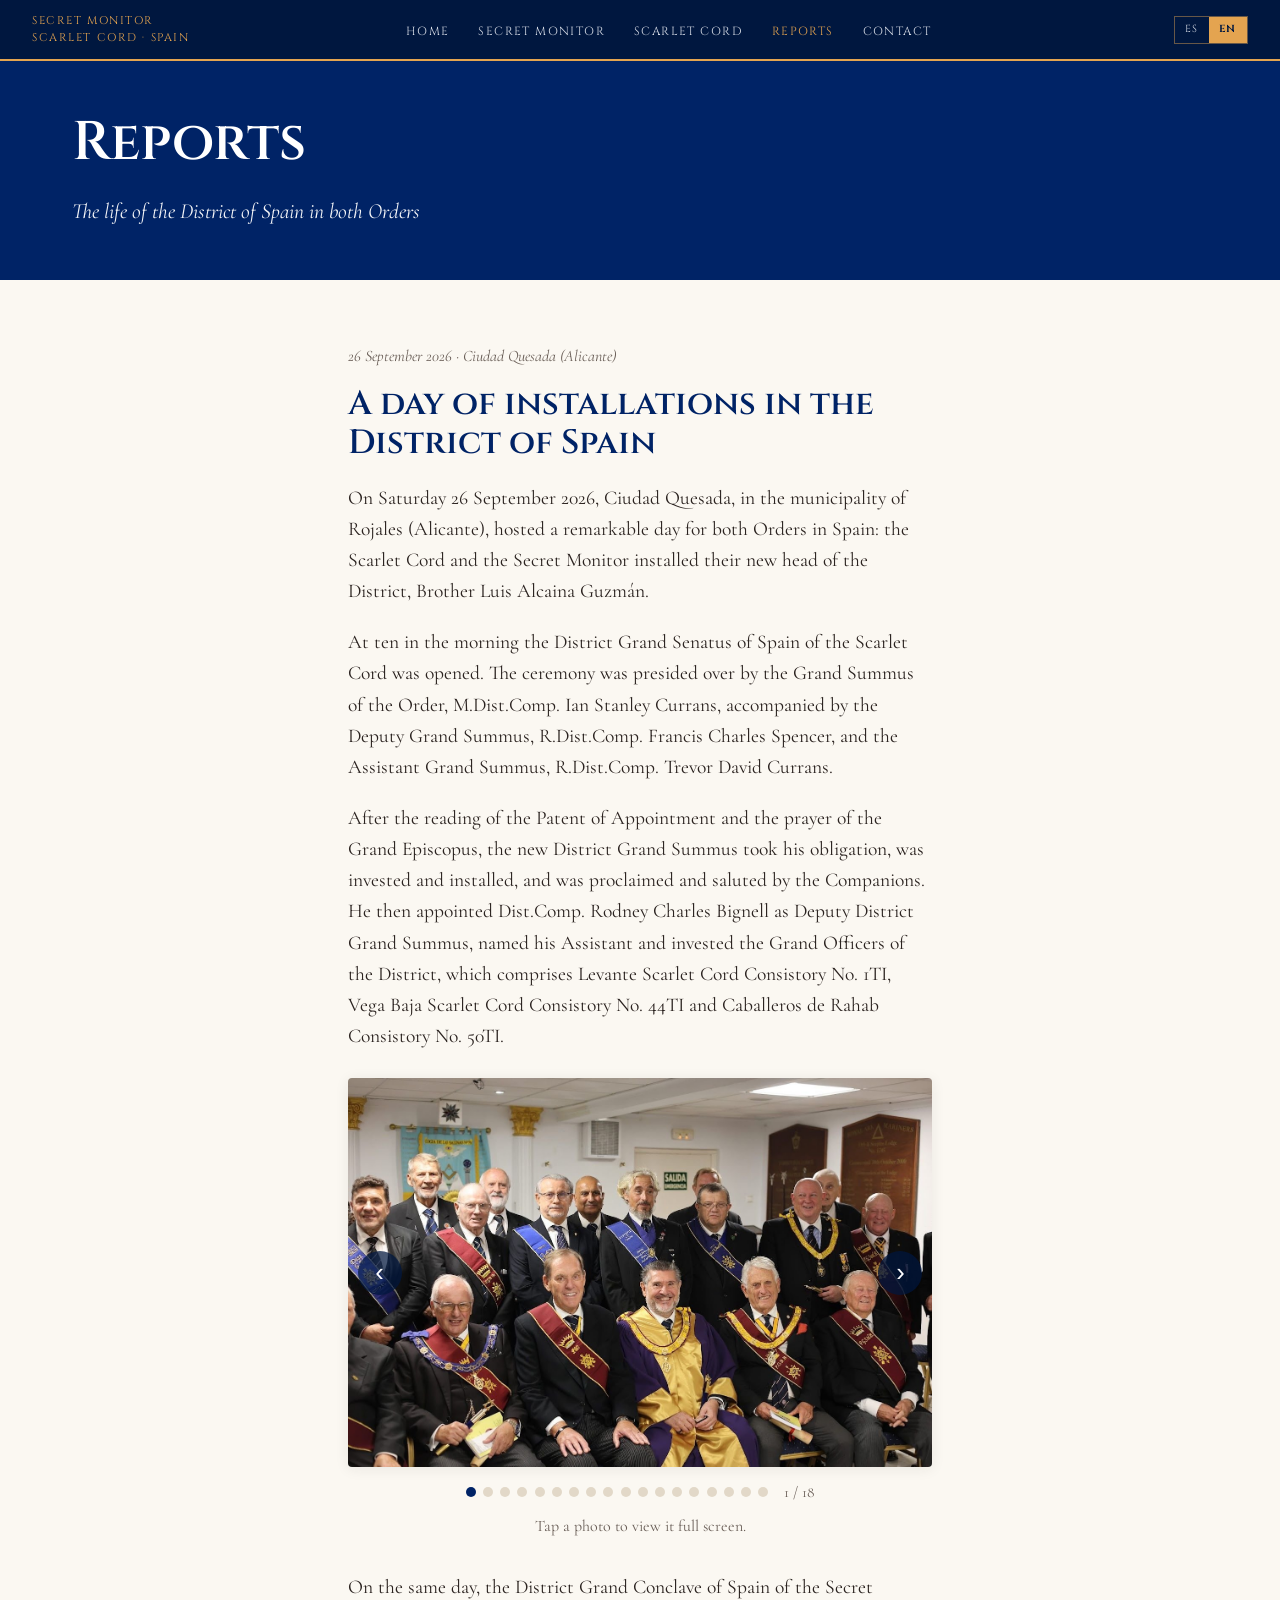
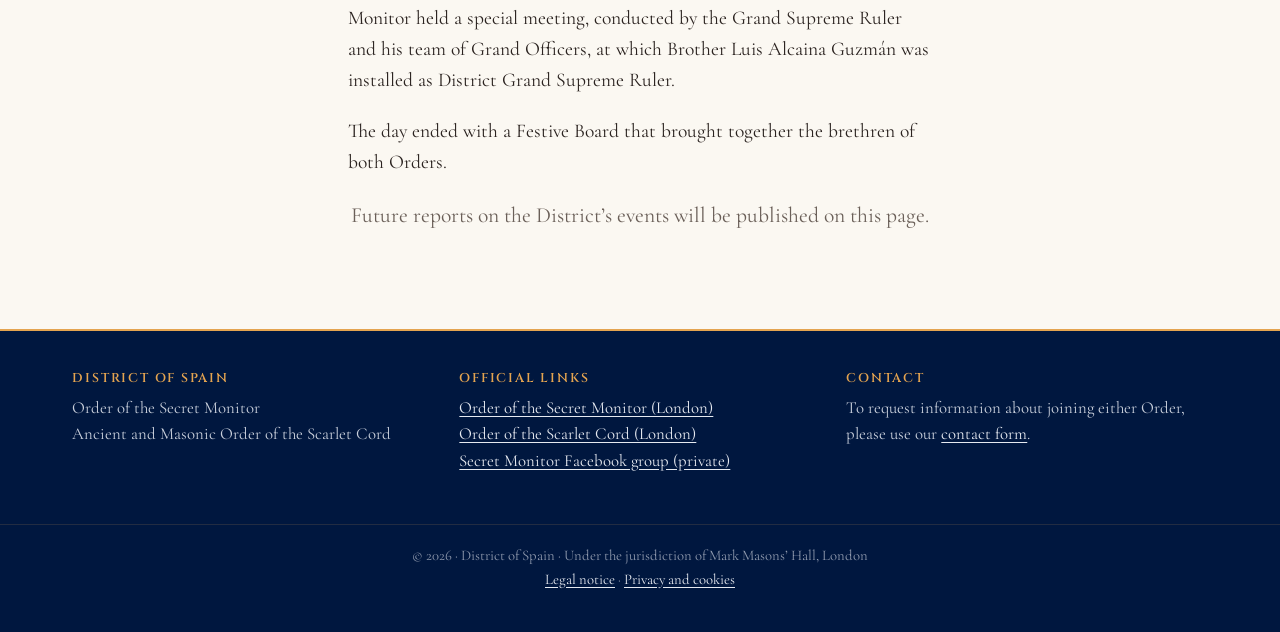
<file: cronicas-en.html>
<!DOCTYPE html>
<html lang="en">
<head>
<meta charset="utf-8">
<meta name="viewport" content="width=device-width, initial-scale=1">
<title>Reports · Secret Monitor and Scarlet Cord · District of Spain</title>
<meta name="description" content="Reports of the meetings and events of the District of Spain of the Order of the Secret Monitor and the Order of the Scarlet Cord.">
<link rel="canonical" href="https://monitorsecreto-scarletcord.es/cronicas-en.html">
<link rel="alternate" hreflang="es" href="https://monitorsecreto-scarletcord.es/cronicas.html">
<link rel="alternate" hreflang="en" href="https://monitorsecreto-scarletcord.es/cronicas-en.html">
<link rel="alternate" hreflang="x-default" href="https://monitorsecreto-scarletcord.es/cronicas.html">
<meta property="og:type" content="website">
<meta property="og:site_name" content="Secret Monitor and Scarlet Cord · District of Spain">
<meta property="og:title" content="Reports · Secret Monitor and Scarlet Cord · District of Spain">
<meta property="og:description" content="Reports of the meetings and events of the District of Spain of the Order of the Secret Monitor and the Order of the Scarlet Cord.">
<meta property="og:url" content="https://monitorsecreto-scarletcord.es/cronicas-en.html">
<meta property="og:image" content="https://monitorsecreto-scarletcord.es/og-image.jpg">
<meta property="og:image:width" content="1200">
<meta property="og:image:height" content="630">
<meta property="og:locale" content="en_GB">
<meta property="og:locale:alternate" content="es_ES">
<meta name="twitter:card" content="summary_large_image">
<meta name="theme-color" content="#00173F">
<link rel="icon" type="image/png" href="icon-192.png">
<link rel="apple-touch-icon" href="apple-touch-icon.png">
<link rel="manifest" href="manifest.json">
<link rel="stylesheet" href="fuentes.css">
<link rel="stylesheet" href="estilos.css?v=9">
</head>
<body>

<nav class="principal">
  <a href="index-en.html" class="nav-logo"><span class="nav-titulo">Secret Monitor<br>Scarlet Cord · Spain</span></a>
  <ul class="nav-enlaces">
    <li><a href="index-en.html">Home</a></li>
    <li><a href="monitor-secreto-en.html">Secret Monitor</a></li>
    <li><a href="cordon-escarlata-en.html">Scarlet Cord</a></li>
    <li><a href="cronicas-en.html" class="activo" aria-current="page">Reports</a></li>
    <li><a href="contacto-en.html">Contact</a></li>
  </ul>
  <div class="idioma"><a href="cronicas.html" lang="es" hreflang="es">ES</a><a href="cronicas-en.html" lang="en" hreflang="en" class="activo">EN</a></div>
  <button class="nav-hamburguesa" type="button" aria-label="Menu" aria-controls="navMovil" aria-expanded="false" onclick="var m=document.getElementById('navMovil');this.setAttribute('aria-expanded',m.classList.toggle('abierto'))"><span></span><span></span><span></span></button>
</nav>
<div class="nav-movil" id="navMovil">
  <a href="index-en.html">Home</a>
  <a href="monitor-secreto-en.html">Secret Monitor</a>
  <a href="cordon-escarlata-en.html">Scarlet Cord</a>
  <a href="cronicas-en.html" class="activo">Reports</a>
  <a href="contacto-en.html">Contact</a>
  <div class="idioma"><a href="cronicas.html" lang="es" hreflang="es">ES</a><a href="cronicas-en.html" lang="en" hreflang="en" class="activo">EN</a></div>
</div>

<header class="franja">
  <div class="contenedor">
    <div>
      <h1>Reports</h1>
      <p class="subtitulo">The life of the District of Spain in both Orders</p>
    </div>
  </div>
</header>

<main>
<section class="seccion cronica">
  <div class="contenedor" style="max-width:820px">
    <article id="instalaciones-2026">
      <p class="fecha">26 September 2026 · Ciudad Quesada (Alicante)</p>
      <h2>A day of installations in the District of Spain</h2>
      <p>On Saturday 26 September 2026, Ciudad Quesada, in the municipality of Rojales (Alicante), hosted a remarkable day for both Orders in Spain: the Scarlet Cord and the Secret Monitor installed their new head of the District, Brother Luis Alcaina Guzmán.</p>
      <p>At ten in the morning the District Grand Senatus of Spain of the Scarlet Cord was opened. The ceremony was presided over by the Grand Summus of the Order, M.Dist.Comp. Ian Stanley Currans, accompanied by the Deputy Grand Summus, R.Dist.Comp. Francis Charles Spencer, and the Assistant Grand Summus, R.Dist.Comp. Trevor David Currans.</p>
      <p>After the reading of the Patent of Appointment and the prayer of the Grand Episcopus, the new District Grand Summus took his obligation, was invested and installed, and was proclaimed and saluted by the Companions. He then appointed Dist.Comp. Rodney Charles Bignell as Deputy District Grand Summus, named his Assistant and invested the Grand Officers of the District, which comprises Levante Scarlet Cord Consistory No. 1TI, Vega Baja Scarlet Cord Consistory No. 44TI and Caballeros de Rahab Consistory No. 50TI.</p>
    <div class="galeria">
      <div class="galeria-pista" tabindex="0">
        <figure><img src="galeria-2026-01.jpg" alt="Installations day of the District of Spain, 26 September 2026 · photo 1/18" width="1379" height="919" loading="lazy"></figure>
        <figure><img src="galeria-2026-02.jpg" alt="Installations day of the District of Spain, 26 September 2026 · photo 2/18" width="1400" height="1050" loading="lazy"></figure>
        <figure><img src="galeria-2026-03.jpg" alt="Installations day of the District of Spain, 26 September 2026 · photo 3/18" width="1400" height="933" loading="lazy"></figure>
        <figure><img src="galeria-2026-04.jpg" alt="Installations day of the District of Spain, 26 September 2026 · photo 4/18" width="1400" height="1050" loading="lazy"></figure>
        <figure><img src="galeria-2026-05.jpg" alt="Installations day of the District of Spain, 26 September 2026 · photo 5/18" width="1400" height="933" loading="lazy"></figure>
        <figure><img src="galeria-2026-06.jpg" alt="Installations day of the District of Spain, 26 September 2026 · photo 6/18" width="1400" height="933" loading="lazy"></figure>
        <figure><img src="galeria-2026-07.jpg" alt="Installations day of the District of Spain, 26 September 2026 · photo 7/18" width="1400" height="933" loading="lazy"></figure>
        <figure><img src="galeria-2026-08.jpg" alt="Installations day of the District of Spain, 26 September 2026 · photo 8/18" width="1400" height="933" loading="lazy"></figure>
        <figure><img src="galeria-2026-09.jpg" alt="Installations day of the District of Spain, 26 September 2026 · photo 9/18" width="1400" height="933" loading="lazy"></figure>
        <figure><img src="galeria-2026-10.jpg" alt="Installations day of the District of Spain, 26 September 2026 · photo 10/18" width="1400" height="933" loading="lazy"></figure>
        <figure><img src="galeria-2026-11.jpg" alt="Installations day of the District of Spain, 26 September 2026 · photo 11/18" width="1400" height="933" loading="lazy"></figure>
        <figure><img src="galeria-2026-12.jpg" alt="Installations day of the District of Spain, 26 September 2026 · photo 12/18" width="1400" height="933" loading="lazy"></figure>
        <figure><img src="galeria-2026-13.jpg" alt="Installations day of the District of Spain, 26 September 2026 · photo 13/18" width="1400" height="933" loading="lazy"></figure>
        <figure><img src="galeria-2026-14.jpg" alt="Installations day of the District of Spain, 26 September 2026 · photo 14/18" width="1400" height="933" loading="lazy"></figure>
        <figure><img src="galeria-2026-15.jpg" alt="Installations day of the District of Spain, 26 September 2026 · photo 15/18" width="1400" height="933" loading="lazy"></figure>
        <figure><img src="galeria-2026-16.jpg" alt="Installations day of the District of Spain, 26 September 2026 · photo 16/18" width="1400" height="933" loading="lazy"></figure>
        <figure><img src="galeria-2026-17.jpg" alt="Installations day of the District of Spain, 26 September 2026 · photo 17/18" width="1400" height="933" loading="lazy"></figure>
        <figure><img src="galeria-2026-18.jpg" alt="Installations day of the District of Spain, 26 September 2026 · photo 18/18" width="1400" height="933" loading="lazy"></figure>
      </div>
      <button class="galeria-btn ant" type="button" aria-label="Previous photo">‹</button>
      <button class="galeria-btn sig" type="button" aria-label="Next photo">›</button>
    </div>
    <div class="galeria-pie"><div class="galeria-puntos"></div><span class="galeria-contador"></span></div>
    <p class="entradilla" style="margin-top:.6rem;font-size:1rem">Tap a photo to view it full screen.</p>
    <dialog class="visor" id="visor">
      <img src="galeria-2026-01.jpg" alt="">
      <button class="visor-btn ant" type="button" aria-label="Previous photo">‹</button>
      <button class="visor-btn sig" type="button" aria-label="Next photo">›</button>
      <button class="visor-btn cerrar" type="button" aria-label="Close">×</button>
    </dialog>
    <script>
    (function () {
      var g = document.querySelector('.galeria'), p = g.querySelector('.galeria-pista');
      var imgs = [].slice.call(p.querySelectorAll('img')), puntos = document.querySelector('.galeria-puntos');
      var cont = document.querySelector('.galeria-contador'), v = document.getElementById('visor'), vi = v.querySelector('img'), i = 0;
      imgs.forEach(function (im, k) {
        var b = document.createElement('button'); b.type = 'button'; b.setAttribute('aria-label', (k + 1) + ' / ' + imgs.length);
        b.onclick = function () { ir(k); }; puntos.appendChild(b);
        im.onclick = function () { ir(k); vi.src = im.src; vi.alt = im.alt; v.showModal(); };
      });
      function marcar() {
        [].forEach.call(puntos.children, function (d, k) { d.classList.toggle('activo', k === i); });
        cont.textContent = (i + 1) + ' / ' + imgs.length;
      }
      function ir(k) { i = (k + imgs.length) % imgs.length; p.scrollTo({ left: p.clientWidth * i, behavior: 'smooth' }); marcar(); }
      function mover(d) { ir(i + d); if (v.open) { vi.src = imgs[i].src; vi.alt = imgs[i].alt; } }
      p.addEventListener('scroll', function () { var k = Math.round(p.scrollLeft / p.clientWidth); if (k !== i) { i = k; marcar(); } }, { passive: true });
      g.querySelector('.ant').onclick = function () { mover(-1); };
      g.querySelector('.sig').onclick = function () { mover(1); };
      v.querySelector('.ant').onclick = function () { mover(-1); };
      v.querySelector('.sig').onclick = function () { mover(1); };
      v.querySelector('.cerrar').onclick = function () { v.close(); };
      v.addEventListener('click', function (e) { if (e.target === v) v.close(); });
      document.addEventListener('keydown', function (e) {
        if (e.key === 'ArrowLeft') mover(-1); else if (e.key === 'ArrowRight') mover(1);
      });
      marcar();
    })();
    </script>
      <p>On the same day, the District Grand Conclave of Spain of the Secret Monitor held a special meeting, conducted by the Grand Supreme Ruler and his team of Grand Officers, at which Brother Luis Alcaina Guzmán was installed as District Grand Supreme Ruler.</p>
      <p>The day ended with a Festive Board that brought together the brethren of both Orders.</p>
    </article>
    <p class="entradilla">Future reports on the District’s events will be published on this page.</p>
  </div>
</section>
</main>

<footer>
  <div class="contenedor">
    <div><h2>District of Spain</h2><p>Order of the Secret Monitor<br>Ancient and Masonic Order of the Scarlet Cord</p></div>
    <div><h2>Official links</h2><p><a href="https://markmasonshall.org/orders/osm" rel="noopener">Order of the Secret Monitor (London)</a><br><a href="https://markmasonshall.org/orders/osc" rel="noopener">Order of the Scarlet Cord (London)</a><br><a href="https://www.facebook.com/groups/2115940143132112/" rel="noopener">Secret Monitor Facebook group (private)</a></p></div>
    <div><h2>Contact</h2><p>To request information about joining either Order, please use our <a href="contacto-en.html">contact form</a>.</p></div>
  </div>
  <p class="pie-final">© 2026 · District of Spain · Under the jurisdiction of Mark Masons’ Hall, London<br><a href="aviso-legal-en.html">Legal notice</a> · <a href="privacidad-en.html">Privacy and cookies</a></p>
</footer>

<script data-goatcounter="https://monitorsecreto.goatcounter.com/count" async src="//gc.zgo.at/count.js"></script>
<script>
if ('serviceWorker' in navigator) { navigator.serviceWorker.register('service-worker.js'); }
</script>
</body>
</html>
</file>
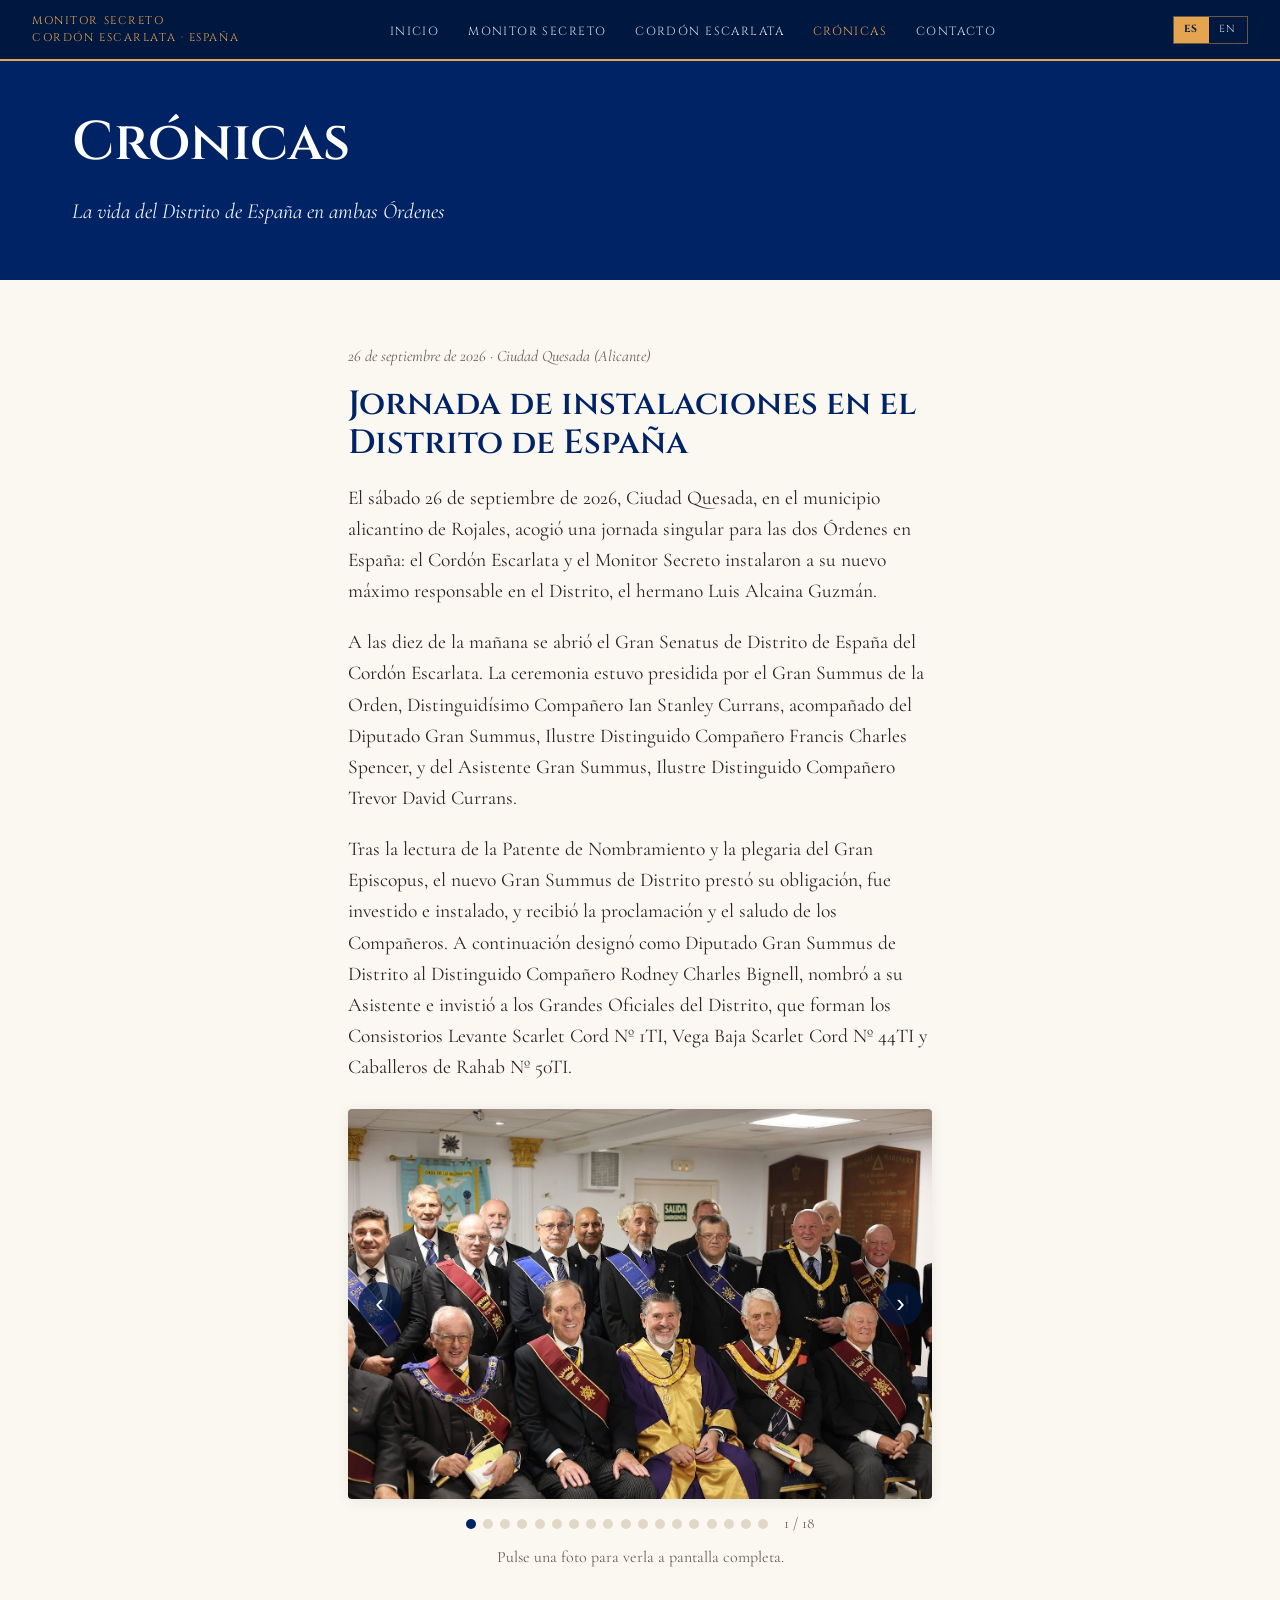
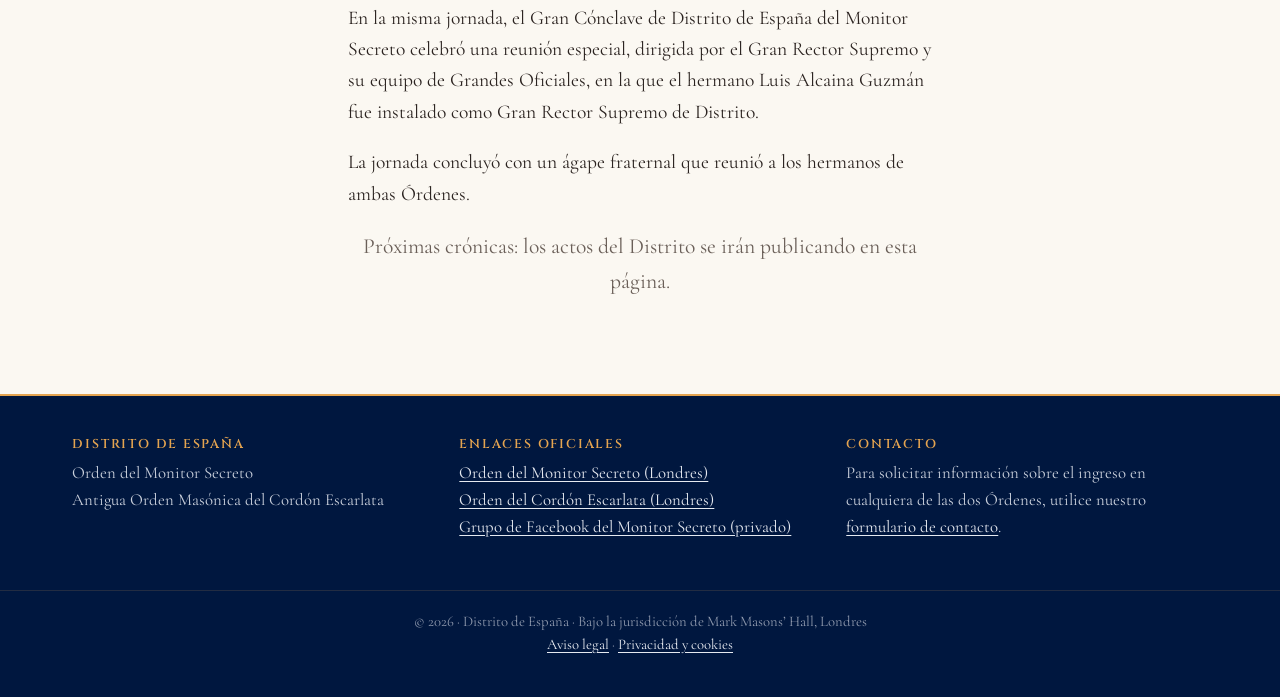
<file: cronicas.html>
<!DOCTYPE html>
<html lang="es">
<head>
<meta charset="utf-8">
<meta name="viewport" content="width=device-width, initial-scale=1">
<title>Crónicas · Monitor Secreto y Cordón Escarlata · Distrito de España</title>
<meta name="description" content="Crónicas de las reuniones y actos del Distrito de España de la Orden del Monitor Secreto y de la Orden del Cordón Escarlata.">
<link rel="canonical" href="https://monitorsecreto-scarletcord.es/cronicas.html">
<link rel="alternate" hreflang="es" href="https://monitorsecreto-scarletcord.es/cronicas.html">
<link rel="alternate" hreflang="en" href="https://monitorsecreto-scarletcord.es/cronicas-en.html">
<link rel="alternate" hreflang="x-default" href="https://monitorsecreto-scarletcord.es/cronicas.html">
<meta property="og:type" content="website">
<meta property="og:site_name" content="Monitor Secreto y Cordón Escarlata · Distrito de España">
<meta property="og:title" content="Crónicas · Monitor Secreto y Cordón Escarlata · Distrito de España">
<meta property="og:description" content="Crónicas de las reuniones y actos del Distrito de España de la Orden del Monitor Secreto y de la Orden del Cordón Escarlata.">
<meta property="og:url" content="https://monitorsecreto-scarletcord.es/cronicas.html">
<meta property="og:image" content="https://monitorsecreto-scarletcord.es/og-image.jpg">
<meta property="og:image:width" content="1200">
<meta property="og:image:height" content="630">
<meta property="og:locale" content="es_ES">
<meta property="og:locale:alternate" content="en_GB">
<meta name="twitter:card" content="summary_large_image">
<meta name="theme-color" content="#00173F">
<link rel="icon" type="image/png" href="icon-192.png">
<link rel="apple-touch-icon" href="apple-touch-icon.png">
<link rel="manifest" href="manifest.json">
<link rel="stylesheet" href="fuentes.css">
<link rel="stylesheet" href="estilos.css?v=9">
</head>
<body>

<nav class="principal">
  <a href="index.html" class="nav-logo"><span class="nav-titulo">Monitor Secreto<br>Cordón Escarlata · España</span></a>
  <ul class="nav-enlaces">
    <li><a href="index.html">Inicio</a></li>
    <li><a href="monitor-secreto.html">Monitor Secreto</a></li>
    <li><a href="cordon-escarlata.html">Cordón Escarlata</a></li>
    <li><a href="cronicas.html" class="activo" aria-current="page">Crónicas</a></li>
    <li><a href="contacto.html">Contacto</a></li>
  </ul>
  <div class="idioma"><a href="cronicas.html" lang="es" hreflang="es" class="activo">ES</a><a href="cronicas-en.html" lang="en" hreflang="en">EN</a></div>
  <button class="nav-hamburguesa" type="button" aria-label="Menú" aria-controls="navMovil" aria-expanded="false" onclick="var m=document.getElementById('navMovil');this.setAttribute('aria-expanded',m.classList.toggle('abierto'))"><span></span><span></span><span></span></button>
</nav>
<div class="nav-movil" id="navMovil">
  <a href="index.html">Inicio</a>
  <a href="monitor-secreto.html">Monitor Secreto</a>
  <a href="cordon-escarlata.html">Cordón Escarlata</a>
  <a href="cronicas.html" class="activo">Crónicas</a>
  <a href="contacto.html">Contacto</a>
  <div class="idioma"><a href="cronicas.html" lang="es" hreflang="es" class="activo">ES</a><a href="cronicas-en.html" lang="en" hreflang="en">EN</a></div>
</div>

<header class="franja">
  <div class="contenedor">
    <div>
      <h1>Crónicas</h1>
      <p class="subtitulo">La vida del Distrito de España en ambas Órdenes</p>
    </div>
  </div>
</header>

<main>
<section class="seccion cronica">
  <div class="contenedor" style="max-width:820px">
    <article id="instalaciones-2026">
      <p class="fecha">26 de septiembre de 2026 · Ciudad Quesada (Alicante)</p>
      <h2>Jornada de instalaciones en el Distrito de España</h2>
      <p>El sábado 26 de septiembre de 2026, Ciudad Quesada, en el municipio alicantino de Rojales, acogió una jornada singular para las dos Órdenes en España: el Cordón Escarlata y el Monitor Secreto instalaron a su nuevo máximo responsable en el Distrito, el hermano Luis Alcaina Guzmán.</p>
      <p>A las diez de la mañana se abrió el Gran Senatus de Distrito de España del Cordón Escarlata. La ceremonia estuvo presidida por el Gran Summus de la Orden, Distinguidísimo Compañero Ian Stanley Currans, acompañado del Diputado Gran Summus, Ilustre Distinguido Compañero Francis Charles Spencer, y del Asistente Gran Summus, Ilustre Distinguido Compañero Trevor David Currans.</p>
      <p>Tras la lectura de la Patente de Nombramiento y la plegaria del Gran Episcopus, el nuevo Gran Summus de Distrito prestó su obligación, fue investido e instalado, y recibió la proclamación y el saludo de los Compañeros. A continuación designó como Diputado Gran Summus de Distrito al Distinguido Compañero Rodney Charles Bignell, nombró a su Asistente e invistió a los Grandes Oficiales del Distrito, que forman los Consistorios Levante Scarlet Cord Nº 1TI, Vega Baja Scarlet Cord Nº 44TI y Caballeros de Rahab Nº 50TI.</p>
    <div class="galeria">
      <div class="galeria-pista" tabindex="0">
        <figure><img src="galeria-2026-01.jpg" alt="Jornada de instalaciones del Distrito de España, 26 de septiembre de 2026 · foto 1/18" width="1379" height="919" loading="lazy"></figure>
        <figure><img src="galeria-2026-02.jpg" alt="Jornada de instalaciones del Distrito de España, 26 de septiembre de 2026 · foto 2/18" width="1400" height="1050" loading="lazy"></figure>
        <figure><img src="galeria-2026-03.jpg" alt="Jornada de instalaciones del Distrito de España, 26 de septiembre de 2026 · foto 3/18" width="1400" height="933" loading="lazy"></figure>
        <figure><img src="galeria-2026-04.jpg" alt="Jornada de instalaciones del Distrito de España, 26 de septiembre de 2026 · foto 4/18" width="1400" height="1050" loading="lazy"></figure>
        <figure><img src="galeria-2026-05.jpg" alt="Jornada de instalaciones del Distrito de España, 26 de septiembre de 2026 · foto 5/18" width="1400" height="933" loading="lazy"></figure>
        <figure><img src="galeria-2026-06.jpg" alt="Jornada de instalaciones del Distrito de España, 26 de septiembre de 2026 · foto 6/18" width="1400" height="933" loading="lazy"></figure>
        <figure><img src="galeria-2026-07.jpg" alt="Jornada de instalaciones del Distrito de España, 26 de septiembre de 2026 · foto 7/18" width="1400" height="933" loading="lazy"></figure>
        <figure><img src="galeria-2026-08.jpg" alt="Jornada de instalaciones del Distrito de España, 26 de septiembre de 2026 · foto 8/18" width="1400" height="933" loading="lazy"></figure>
        <figure><img src="galeria-2026-09.jpg" alt="Jornada de instalaciones del Distrito de España, 26 de septiembre de 2026 · foto 9/18" width="1400" height="933" loading="lazy"></figure>
        <figure><img src="galeria-2026-10.jpg" alt="Jornada de instalaciones del Distrito de España, 26 de septiembre de 2026 · foto 10/18" width="1400" height="933" loading="lazy"></figure>
        <figure><img src="galeria-2026-11.jpg" alt="Jornada de instalaciones del Distrito de España, 26 de septiembre de 2026 · foto 11/18" width="1400" height="933" loading="lazy"></figure>
        <figure><img src="galeria-2026-12.jpg" alt="Jornada de instalaciones del Distrito de España, 26 de septiembre de 2026 · foto 12/18" width="1400" height="933" loading="lazy"></figure>
        <figure><img src="galeria-2026-13.jpg" alt="Jornada de instalaciones del Distrito de España, 26 de septiembre de 2026 · foto 13/18" width="1400" height="933" loading="lazy"></figure>
        <figure><img src="galeria-2026-14.jpg" alt="Jornada de instalaciones del Distrito de España, 26 de septiembre de 2026 · foto 14/18" width="1400" height="933" loading="lazy"></figure>
        <figure><img src="galeria-2026-15.jpg" alt="Jornada de instalaciones del Distrito de España, 26 de septiembre de 2026 · foto 15/18" width="1400" height="933" loading="lazy"></figure>
        <figure><img src="galeria-2026-16.jpg" alt="Jornada de instalaciones del Distrito de España, 26 de septiembre de 2026 · foto 16/18" width="1400" height="933" loading="lazy"></figure>
        <figure><img src="galeria-2026-17.jpg" alt="Jornada de instalaciones del Distrito de España, 26 de septiembre de 2026 · foto 17/18" width="1400" height="933" loading="lazy"></figure>
        <figure><img src="galeria-2026-18.jpg" alt="Jornada de instalaciones del Distrito de España, 26 de septiembre de 2026 · foto 18/18" width="1400" height="933" loading="lazy"></figure>
      </div>
      <button class="galeria-btn ant" type="button" aria-label="Foto anterior">‹</button>
      <button class="galeria-btn sig" type="button" aria-label="Foto siguiente">›</button>
    </div>
    <div class="galeria-pie"><div class="galeria-puntos"></div><span class="galeria-contador"></span></div>
    <p class="entradilla" style="margin-top:.6rem;font-size:1rem">Pulse una foto para verla a pantalla completa.</p>
    <dialog class="visor" id="visor">
      <img src="galeria-2026-01.jpg" alt="">
      <button class="visor-btn ant" type="button" aria-label="Foto anterior">‹</button>
      <button class="visor-btn sig" type="button" aria-label="Foto siguiente">›</button>
      <button class="visor-btn cerrar" type="button" aria-label="Cerrar">×</button>
    </dialog>
    <script>
    (function () {
      var g = document.querySelector('.galeria'), p = g.querySelector('.galeria-pista');
      var imgs = [].slice.call(p.querySelectorAll('img')), puntos = document.querySelector('.galeria-puntos');
      var cont = document.querySelector('.galeria-contador'), v = document.getElementById('visor'), vi = v.querySelector('img'), i = 0;
      imgs.forEach(function (im, k) {
        var b = document.createElement('button'); b.type = 'button'; b.setAttribute('aria-label', (k + 1) + ' / ' + imgs.length);
        b.onclick = function () { ir(k); }; puntos.appendChild(b);
        im.onclick = function () { ir(k); vi.src = im.src; vi.alt = im.alt; v.showModal(); };
      });
      function marcar() {
        [].forEach.call(puntos.children, function (d, k) { d.classList.toggle('activo', k === i); });
        cont.textContent = (i + 1) + ' / ' + imgs.length;
      }
      function ir(k) { i = (k + imgs.length) % imgs.length; p.scrollTo({ left: p.clientWidth * i, behavior: 'smooth' }); marcar(); }
      function mover(d) { ir(i + d); if (v.open) { vi.src = imgs[i].src; vi.alt = imgs[i].alt; } }
      p.addEventListener('scroll', function () { var k = Math.round(p.scrollLeft / p.clientWidth); if (k !== i) { i = k; marcar(); } }, { passive: true });
      g.querySelector('.ant').onclick = function () { mover(-1); };
      g.querySelector('.sig').onclick = function () { mover(1); };
      v.querySelector('.ant').onclick = function () { mover(-1); };
      v.querySelector('.sig').onclick = function () { mover(1); };
      v.querySelector('.cerrar').onclick = function () { v.close(); };
      v.addEventListener('click', function (e) { if (e.target === v) v.close(); });
      document.addEventListener('keydown', function (e) {
        if (e.key === 'ArrowLeft') mover(-1); else if (e.key === 'ArrowRight') mover(1);
      });
      marcar();
    })();
    </script>
      <p>En la misma jornada, el Gran Cónclave de Distrito de España del Monitor Secreto celebró una reunión especial, dirigida por el Gran Rector Supremo y su equipo de Grandes Oficiales, en la que el hermano Luis Alcaina Guzmán fue instalado como Gran Rector Supremo de Distrito.</p>
      <p>La jornada concluyó con un ágape fraternal que reunió a los hermanos de ambas Órdenes.</p>
    </article>
    <p class="entradilla">Próximas crónicas: los actos del Distrito se irán publicando en esta página.</p>
  </div>
</section>
</main>

<footer>
  <div class="contenedor">
    <div><h2>Distrito de España</h2><p>Orden del Monitor Secreto<br>Antigua Orden Masónica del Cordón Escarlata</p></div>
    <div><h2>Enlaces oficiales</h2><p><a href="https://markmasonshall.org/orders/osm" rel="noopener">Orden del Monitor Secreto (Londres)</a><br><a href="https://markmasonshall.org/orders/osc" rel="noopener">Orden del Cordón Escarlata (Londres)</a><br><a href="https://www.facebook.com/groups/2115940143132112/" rel="noopener">Grupo de Facebook del Monitor Secreto (privado)</a></p></div>
    <div><h2>Contacto</h2><p>Para solicitar información sobre el ingreso en cualquiera de las dos Órdenes, utilice nuestro <a href="contacto.html">formulario de contacto</a>.</p></div>
  </div>
  <p class="pie-final">© 2026 · Distrito de España · Bajo la jurisdicción de Mark Masons’ Hall, Londres<br><a href="aviso-legal.html">Aviso legal</a> · <a href="privacidad.html">Privacidad y cookies</a></p>
</footer>

<script data-goatcounter="https://monitorsecreto.goatcounter.com/count" async src="//gc.zgo.at/count.js"></script>
<script>
if ('serviceWorker' in navigator) { navigator.serviceWorker.register('service-worker.js'); }
</script>
</body>
</html>
</file>
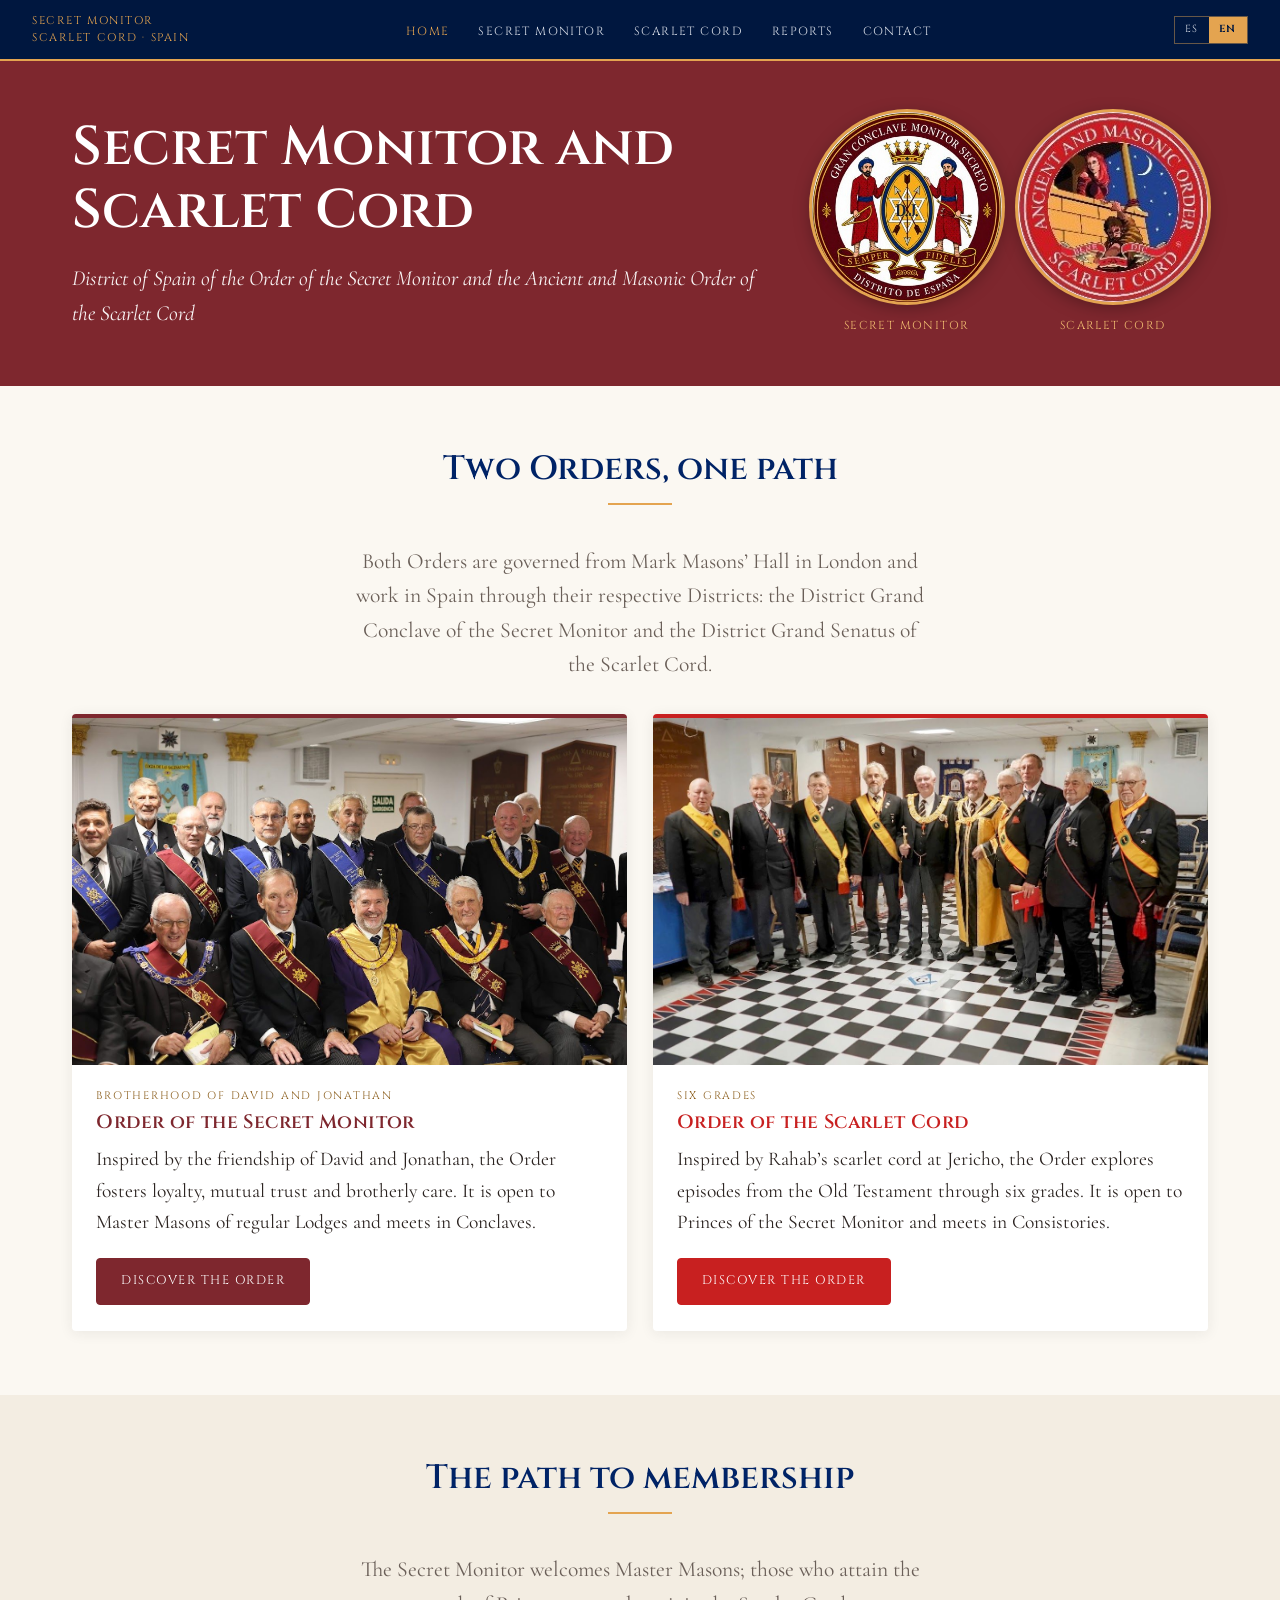
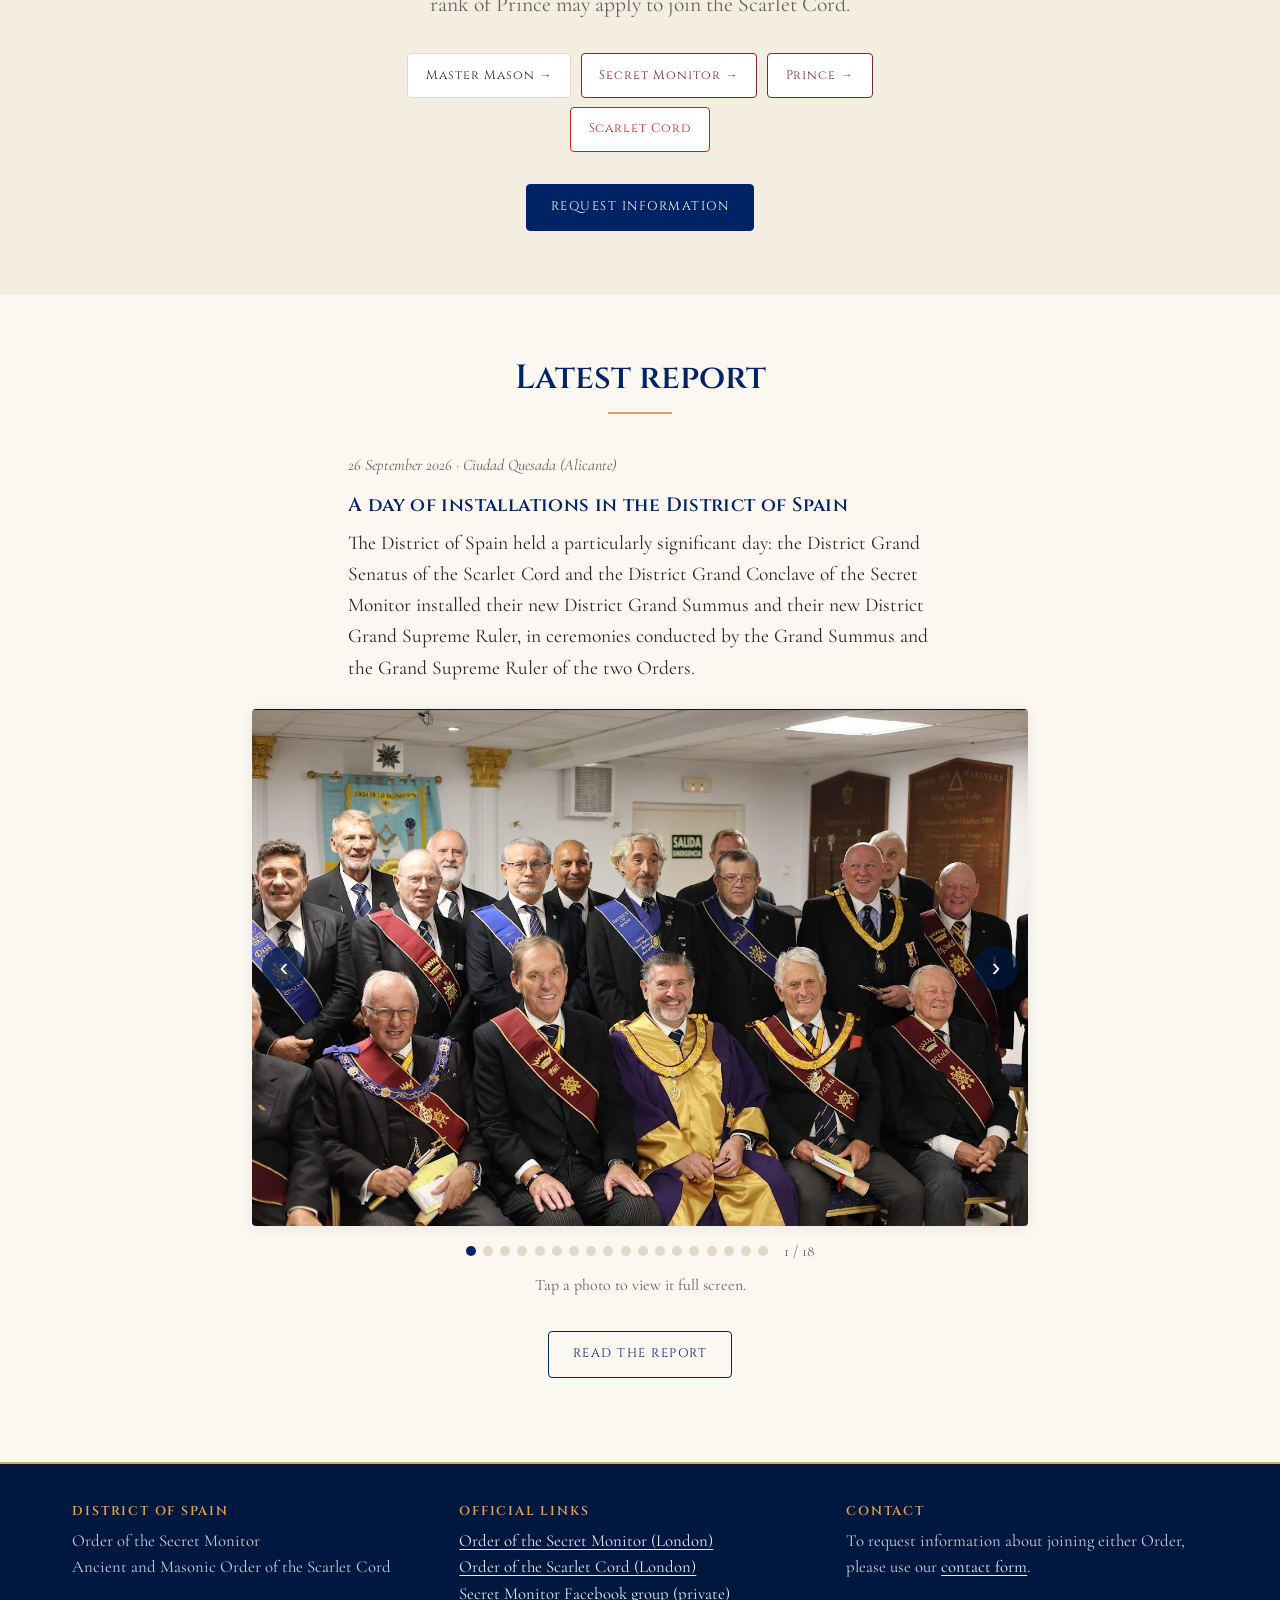
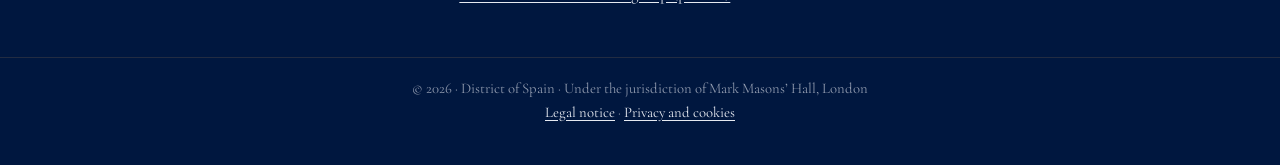
<file: index-en.html>
<!DOCTYPE html>
<html lang="en">
<head>
<meta charset="utf-8">
<meta name="viewport" content="width=device-width, initial-scale=1">
<title>Secret Monitor and Scarlet Cord · District of Spain</title>
<meta name="description" content="Website of the District of Spain of the Order of the Secret Monitor and the Ancient and Masonic Order of the Scarlet Cord.">
<link rel="canonical" href="https://monitorsecreto-scarletcord.es/index-en.html">
<link rel="alternate" hreflang="es" href="https://monitorsecreto-scarletcord.es/">
<link rel="alternate" hreflang="en" href="https://monitorsecreto-scarletcord.es/index-en.html">
<link rel="alternate" hreflang="x-default" href="https://monitorsecreto-scarletcord.es/">
<meta property="og:type" content="website">
<meta property="og:site_name" content="Secret Monitor and Scarlet Cord · District of Spain">
<meta property="og:title" content="Secret Monitor and Scarlet Cord · District of Spain">
<meta property="og:description" content="Website of the District of Spain of the Order of the Secret Monitor and the Ancient and Masonic Order of the Scarlet Cord.">
<meta property="og:url" content="https://monitorsecreto-scarletcord.es/index-en.html">
<meta property="og:image" content="https://monitorsecreto-scarletcord.es/og-image.jpg">
<meta property="og:image:width" content="1200">
<meta property="og:image:height" content="630">
<meta property="og:locale" content="en_GB">
<meta property="og:locale:alternate" content="es_ES">
<meta name="twitter:card" content="summary_large_image">
<meta name="google-site-verification" content="jsn7K1JmOlyHrcug27qbYDgPw9xYynlQiisxcQtQdgY">
<meta name="theme-color" content="#00173F">
<link rel="icon" type="image/png" href="icon-192.png">
<link rel="apple-touch-icon" href="apple-touch-icon.png">
<link rel="manifest" href="manifest.json">
<link rel="stylesheet" href="fuentes.css">
<link rel="stylesheet" href="estilos.css?v=9">
<script type="application/ld+json">
{"@context":"https://schema.org","@type":"Organization","name":"Secret Monitor and Scarlet Cord · District of Spain","description":"District of Spain of the Order of the Secret Monitor and the Ancient and Masonic Order of the Scarlet Cord.","url":"https://monitorsecreto-scarletcord.es/index-en.html","logo":"https://monitorsecreto-scarletcord.es/icon-512.png","inLanguage":"en","areaServed":"ES","parentOrganization":{"@type":"Organization","name":"Mark Masons’ Hall","url":"https://markmasonshall.org/"}}
</script>
</head>
<body>

<nav class="principal">
  <a href="index-en.html" class="nav-logo"><span class="nav-titulo">Secret Monitor<br>Scarlet Cord · Spain</span></a>
  <ul class="nav-enlaces">
      <li><a href="index-en.html" class="activo" aria-current="page">Home</a></li>
      <li><a href="monitor-secreto-en.html">Secret Monitor</a></li>
      <li><a href="cordon-escarlata-en.html">Scarlet Cord</a></li>
      <li><a href="cronicas-en.html">Reports</a></li>
      <li><a href="contacto-en.html">Contact</a></li>
  </ul>
  <div class="idioma"><a href="index.html" lang="es" hreflang="es">ES</a><a href="index-en.html" lang="en" hreflang="en" class="activo">EN</a></div>
  <button class="nav-hamburguesa" type="button" aria-label="Menu" aria-controls="navMovil" aria-expanded="false" onclick="var m=document.getElementById('navMovil');this.setAttribute('aria-expanded',m.classList.toggle('abierto'))"><span></span><span></span><span></span></button>
</nav>
<div class="nav-movil" id="navMovil">
  <a href="index-en.html" class="activo">Home</a>
  <a href="monitor-secreto-en.html">Secret Monitor</a>
  <a href="cordon-escarlata-en.html">Scarlet Cord</a>
  <a href="cronicas-en.html">Reports</a>
  <a href="contacto-en.html">Contact</a>
  <div class="idioma"><a href="index.html" lang="es" hreflang="es">ES</a><a href="index-en.html" lang="en" hreflang="en" class="activo">EN</a></div>
</div>

<header class="franja" style="background:var(--granate)">
  <div class="contenedor">
    <div>
      <h1>Secret Monitor and Scarlet Cord</h1>
      <p class="subtitulo">District of Spain of the Order of the Secret Monitor and the Ancient and Masonic Order of the Scarlet Cord</p>
    </div>
    <div style="display:flex;gap:1rem;justify-content:center">
      <a class="acceso-orden" href="monitor-secreto-en.html"><span class="sello" style="width:clamp(120px,16vw,190px)"><img src="emblema-osm.jpg" alt="Emblem of the District Grand Conclave of Spain" width="190" height="190"></span><span class="rotulo">Secret Monitor</span></a>
      <a class="acceso-orden" href="cordon-escarlata-en.html"><span class="sello" style="width:clamp(120px,16vw,190px)"><img src="emblema-osc.jpg" alt="Emblem of the Ancient and Masonic Order of the Scarlet Cord" width="190" height="190" loading="lazy" decoding="async"></span><span class="rotulo">Scarlet Cord</span></a>
    </div>
  </div>
</header>

<main>
<section class="seccion">
  <div class="contenedor">
    <h2 class="seccion-titulo">Two Orders, one path</h2>
    <p class="entradilla">Both Orders are governed from Mark Masons’ Hall in London and work in Spain through their respective Districts: the District Grand Conclave of the Secret Monitor and the District Grand Senatus of the Scarlet Cord.</p>
    <div class="rejilla">
      <article class="tarjeta orden-osm">
        <img src="osm-instalacion-2026.jpg" alt="Brethren of the Secret Monitor after the installation in September 2026" width="1379" height="919" loading="lazy">
        <div class="cuerpo">
          <span class="etiqueta">Brotherhood of David and Jonathan</span>
          <h3>Order of the Secret Monitor</h3>
          <p>Inspired by the friendship of David and Jonathan, the Order fosters loyalty, mutual trust and brotherly care. It is open to Master Masons of regular Lodges and meets in Conclaves.</p>
          <p><a class="boton" href="monitor-secreto-en.html">Discover the Order</a></p>
        </div>
      </article>
      <article class="tarjeta orden-osc">
        <img src="osc-instalacion-2026.jpg" alt="Companions of the Scarlet Cord after the installation in September 2026" width="1225" height="919" loading="lazy">
        <div class="cuerpo">
          <span class="etiqueta">Six grades</span>
          <h3>Order of the Scarlet Cord</h3>
          <p>Inspired by Rahab’s scarlet cord at Jericho, the Order explores episodes from the Old Testament through six grades. It is open to Princes of the Secret Monitor and meets in Consistories.</p>
          <p><a class="boton" href="cordon-escarlata-en.html">Discover the Order</a></p>
        </div>
      </article>
    </div>
  </div>
</section>

<section class="seccion alt">
  <div class="contenedor">
    <h2 class="seccion-titulo">The path to membership</h2>
    <p class="entradilla">The Secret Monitor welcomes Master Masons; those who attain the rank of Prince may apply to join the Scarlet Cord.</p>
    <ol class="camino"><li>Master Mason</li><li class="paso-osm">Secret Monitor</li><li class="paso-osm">Prince</li><li class="paso-osc">Scarlet Cord</li></ol>
    <div class="botones" style="margin-top:2rem"><a class="boton" href="contacto-en.html">Request information</a></div>
  </div>
</section>

<section class="seccion cronica">
  <div class="contenedor" style="max-width:820px">
    <h2 class="seccion-titulo">Latest report</h2>
    <p class="fecha">26 September 2026 · Ciudad Quesada (Alicante)</p>
    <h3>A day of installations in the District of Spain</h3>
    <p>The District of Spain held a particularly significant day: the District Grand Senatus of the Scarlet Cord and the District Grand Conclave of the Secret Monitor installed their new District Grand Summus and their new District Grand Supreme Ruler, in ceremonies conducted by the Grand Summus and the Grand Supreme Ruler of the two Orders.</p>
    <div class="galeria">
      <div class="galeria-pista" tabindex="0">
        <figure><img src="galeria-2026-01.jpg" alt="Installations day of the District of Spain, 26 September 2026 · photo 1/18" width="1379" height="919" loading="lazy"></figure>
        <figure><img src="galeria-2026-02.jpg" alt="Installations day of the District of Spain, 26 September 2026 · photo 2/18" width="1400" height="1050" loading="lazy"></figure>
        <figure><img src="galeria-2026-03.jpg" alt="Installations day of the District of Spain, 26 September 2026 · photo 3/18" width="1400" height="933" loading="lazy"></figure>
        <figure><img src="galeria-2026-04.jpg" alt="Installations day of the District of Spain, 26 September 2026 · photo 4/18" width="1400" height="1050" loading="lazy"></figure>
        <figure><img src="galeria-2026-05.jpg" alt="Installations day of the District of Spain, 26 September 2026 · photo 5/18" width="1400" height="933" loading="lazy"></figure>
        <figure><img src="galeria-2026-06.jpg" alt="Installations day of the District of Spain, 26 September 2026 · photo 6/18" width="1400" height="933" loading="lazy"></figure>
        <figure><img src="galeria-2026-07.jpg" alt="Installations day of the District of Spain, 26 September 2026 · photo 7/18" width="1400" height="933" loading="lazy"></figure>
        <figure><img src="galeria-2026-08.jpg" alt="Installations day of the District of Spain, 26 September 2026 · photo 8/18" width="1400" height="933" loading="lazy"></figure>
        <figure><img src="galeria-2026-09.jpg" alt="Installations day of the District of Spain, 26 September 2026 · photo 9/18" width="1400" height="933" loading="lazy"></figure>
        <figure><img src="galeria-2026-10.jpg" alt="Installations day of the District of Spain, 26 September 2026 · photo 10/18" width="1400" height="933" loading="lazy"></figure>
        <figure><img src="galeria-2026-11.jpg" alt="Installations day of the District of Spain, 26 September 2026 · photo 11/18" width="1400" height="933" loading="lazy"></figure>
        <figure><img src="galeria-2026-12.jpg" alt="Installations day of the District of Spain, 26 September 2026 · photo 12/18" width="1400" height="933" loading="lazy"></figure>
        <figure><img src="galeria-2026-13.jpg" alt="Installations day of the District of Spain, 26 September 2026 · photo 13/18" width="1400" height="933" loading="lazy"></figure>
        <figure><img src="galeria-2026-14.jpg" alt="Installations day of the District of Spain, 26 September 2026 · photo 14/18" width="1400" height="933" loading="lazy"></figure>
        <figure><img src="galeria-2026-15.jpg" alt="Installations day of the District of Spain, 26 September 2026 · photo 15/18" width="1400" height="933" loading="lazy"></figure>
        <figure><img src="galeria-2026-16.jpg" alt="Installations day of the District of Spain, 26 September 2026 · photo 16/18" width="1400" height="933" loading="lazy"></figure>
        <figure><img src="galeria-2026-17.jpg" alt="Installations day of the District of Spain, 26 September 2026 · photo 17/18" width="1400" height="933" loading="lazy"></figure>
        <figure><img src="galeria-2026-18.jpg" alt="Installations day of the District of Spain, 26 September 2026 · photo 18/18" width="1400" height="933" loading="lazy"></figure>
      </div>
      <button class="galeria-btn ant" type="button" aria-label="Previous photo">‹</button>
      <button class="galeria-btn sig" type="button" aria-label="Next photo">›</button>
    </div>
    <div class="galeria-pie"><div class="galeria-puntos"></div><span class="galeria-contador"></span></div>
    <p class="entradilla" style="margin-top:.6rem;font-size:1rem">Tap a photo to view it full screen.</p>
    <dialog class="visor" id="visor">
      <img src="galeria-2026-01.jpg" alt="" loading="lazy" decoding="async">
      <button class="visor-btn ant" type="button" aria-label="Previous photo">‹</button>
      <button class="visor-btn sig" type="button" aria-label="Next photo">›</button>
      <button class="visor-btn cerrar" type="button" aria-label="Close">×</button>
    </dialog>
    <script>
    (function () {
      var g = document.querySelector('.galeria'), p = g.querySelector('.galeria-pista');
      var imgs = [].slice.call(p.querySelectorAll('img')), puntos = document.querySelector('.galeria-puntos');
      var cont = document.querySelector('.galeria-contador'), v = document.getElementById('visor'), vi = v.querySelector('img'), i = 0;
      imgs.forEach(function (im, k) {
        var b = document.createElement('button'); b.type = 'button'; b.setAttribute('aria-label', (k + 1) + ' / ' + imgs.length);
        b.onclick = function () { ir(k); }; puntos.appendChild(b);
        im.onclick = function () { ir(k); vi.src = im.src; vi.alt = im.alt; v.showModal(); };
      });
      function marcar() {
        [].forEach.call(puntos.children, function (d, k) { d.classList.toggle('activo', k === i); });
        cont.textContent = (i + 1) + ' / ' + imgs.length;
      }
      function ir(k) { i = (k + imgs.length) % imgs.length; p.scrollTo({ left: p.clientWidth * i, behavior: 'smooth' }); marcar(); }
      function mover(d) { ir(i + d); if (v.open) { vi.src = imgs[i].src; vi.alt = imgs[i].alt; } }
      p.addEventListener('scroll', function () { var k = Math.round(p.scrollLeft / p.clientWidth); if (k !== i) { i = k; marcar(); } }, { passive: true });
      g.querySelector('.ant').onclick = function () { mover(-1); };
      g.querySelector('.sig').onclick = function () { mover(1); };
      v.querySelector('.ant').onclick = function () { mover(-1); };
      v.querySelector('.sig').onclick = function () { mover(1); };
      v.querySelector('.cerrar').onclick = function () { v.close(); };
      v.addEventListener('click', function (e) { if (e.target === v) v.close(); });
      document.addEventListener('keydown', function (e) {
        if (e.key === 'ArrowLeft') mover(-1); else if (e.key === 'ArrowRight') mover(1);
      });
      marcar();
    })();
    </script>
    <p style="text-align:center;margin-top:1.2rem"><a class="boton-borde" href="cronicas-en.html">Read the report</a></p>
  </div>
</section>
</main>

<footer>
  <div class="contenedor">
    <div><h2>District of Spain</h2><p>Order of the Secret Monitor<br>Ancient and Masonic Order of the Scarlet Cord</p></div>
    <div><h2>Official links</h2><p><a href="https://markmasonshall.org/orders/osm" rel="noopener">Order of the Secret Monitor (London)</a><br><a href="https://markmasonshall.org/orders/osc" rel="noopener">Order of the Scarlet Cord (London)</a><br><a href="https://www.facebook.com/groups/2115940143132112/" rel="noopener">Secret Monitor Facebook group (private)</a></p></div>
    <div><h2>Contact</h2><p>To request information about joining either Order, please use our <a href="contacto-en.html">contact form</a>.</p></div>
  </div>
  <p class="pie-final">© 2026 · District of Spain · Under the jurisdiction of Mark Masons’ Hall, London<br><a href="aviso-legal-en.html">Legal notice</a> · <a href="privacidad-en.html">Privacy and cookies</a></p>
</footer>

<script data-goatcounter="https://monitorsecreto.goatcounter.com/count" async src="//gc.zgo.at/count.js"></script>
<script>
if ('serviceWorker' in navigator) { navigator.serviceWorker.register('service-worker.js'); }
</script>
</body>
</html>
</file>
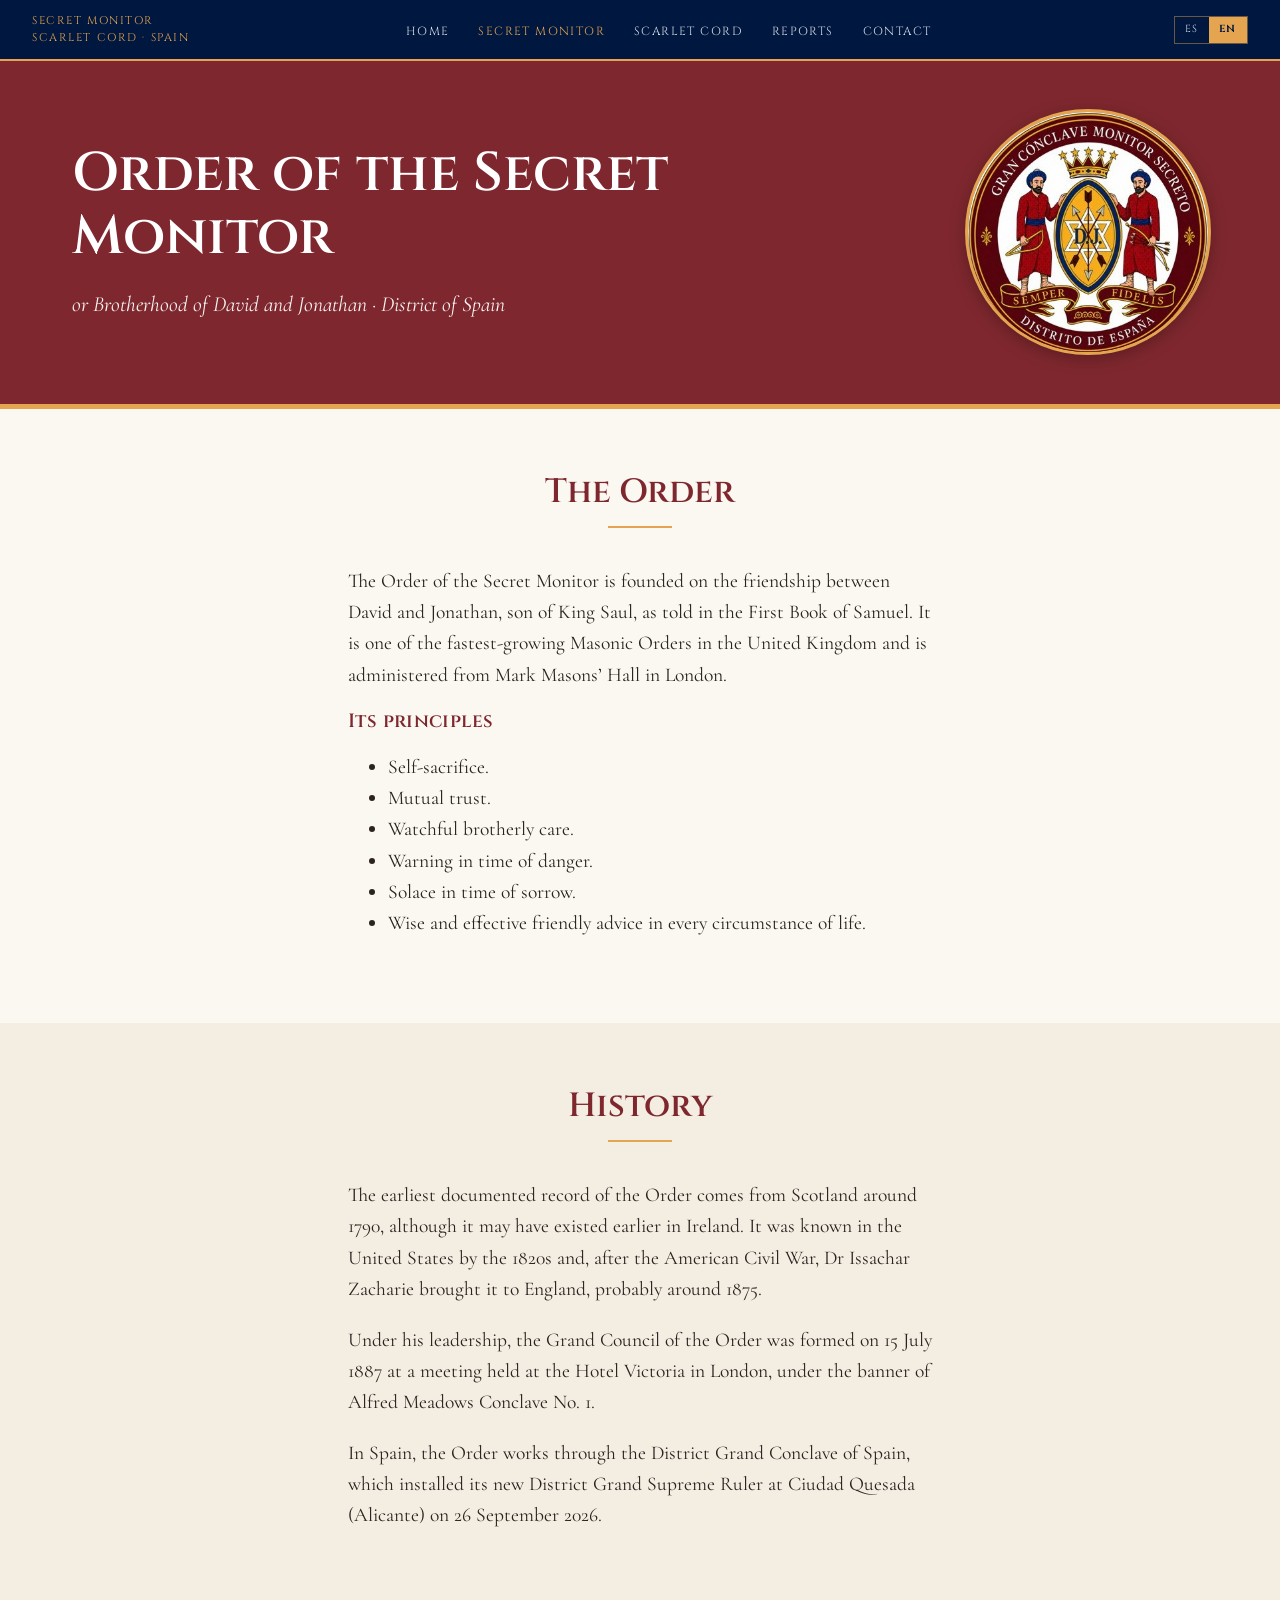
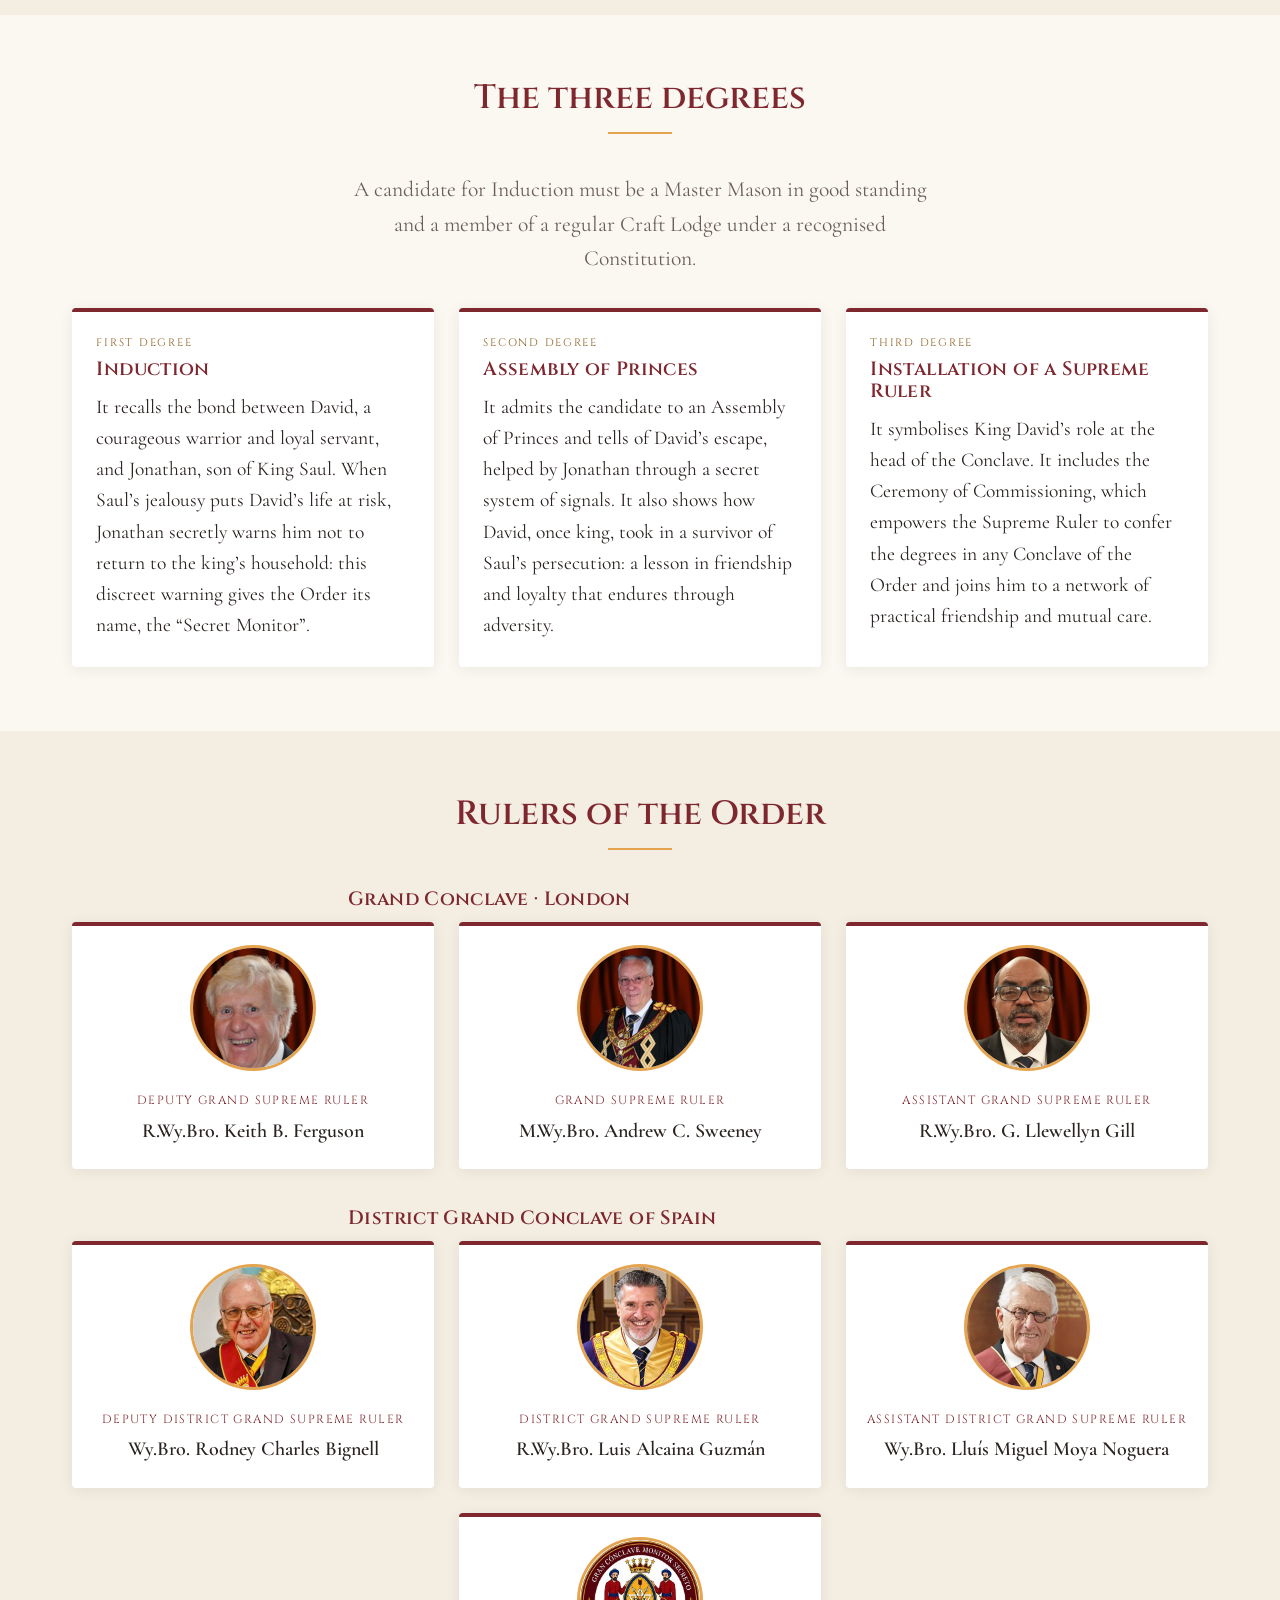
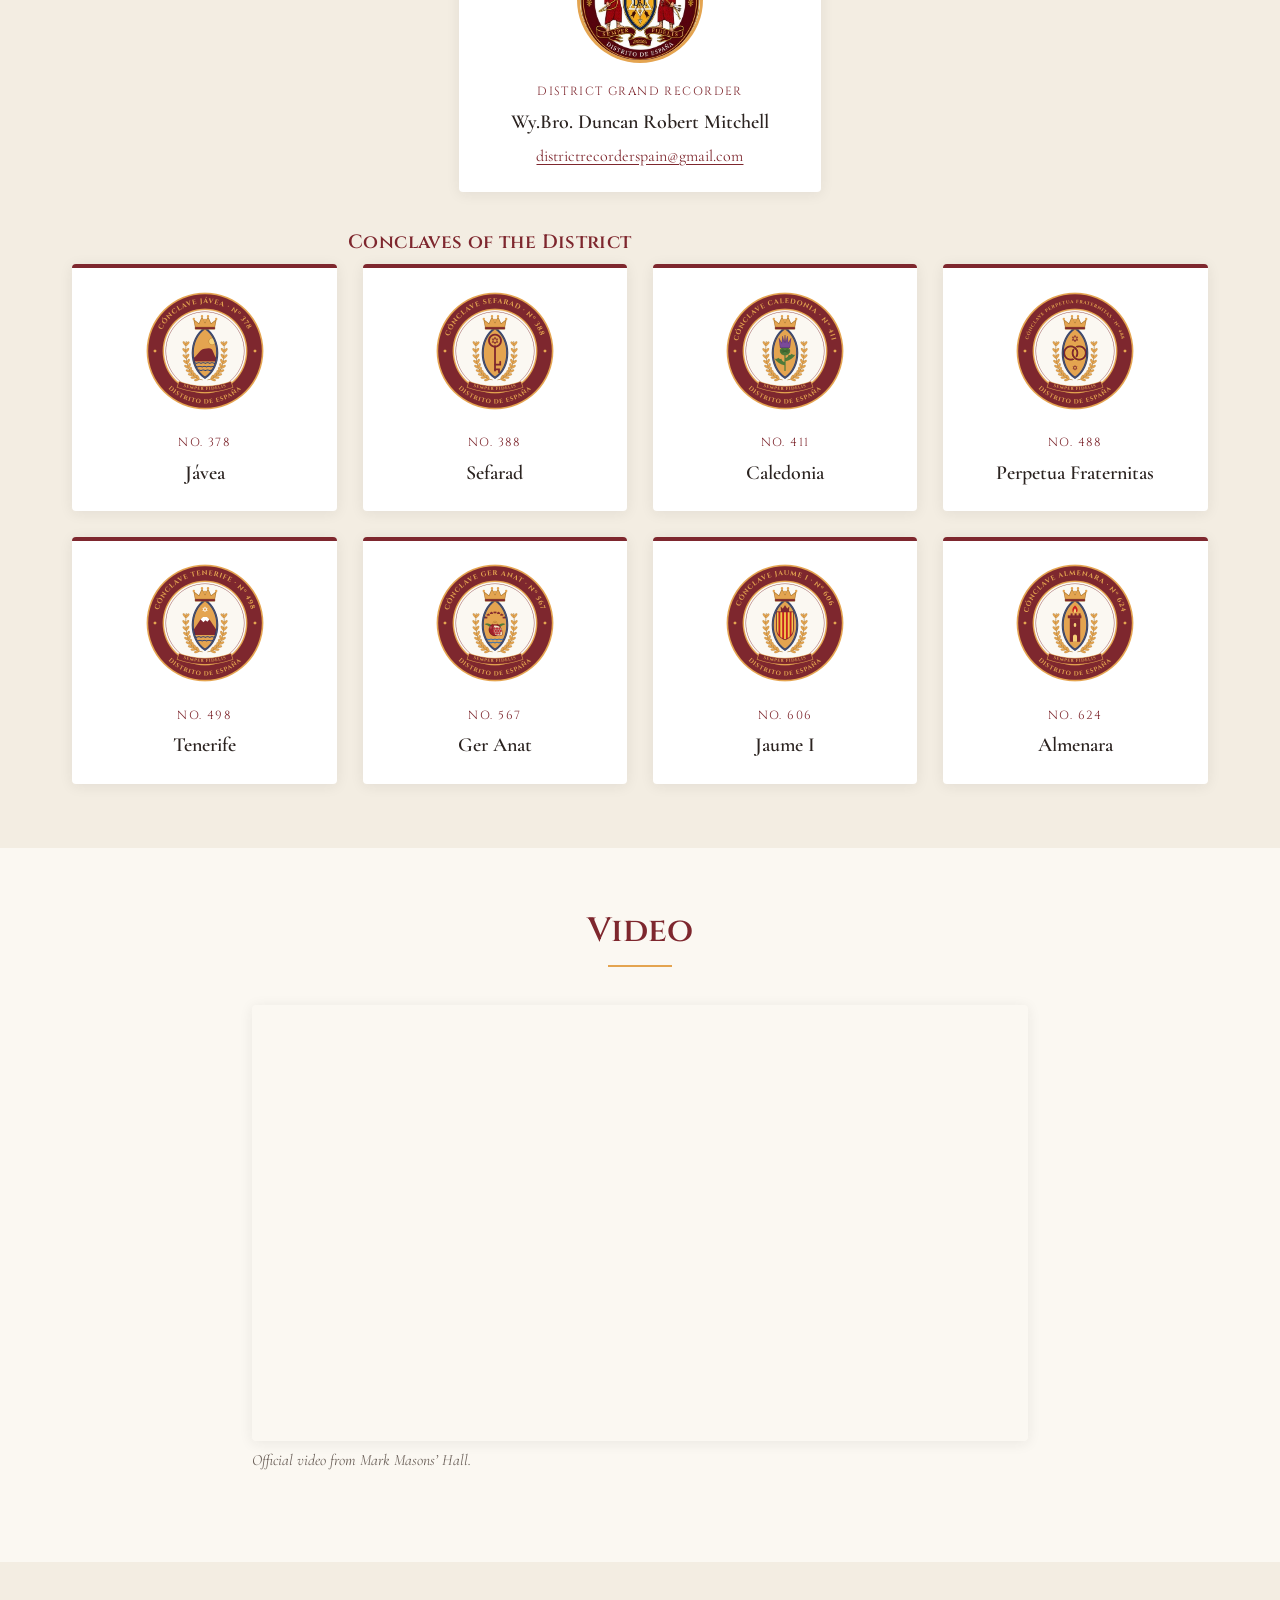
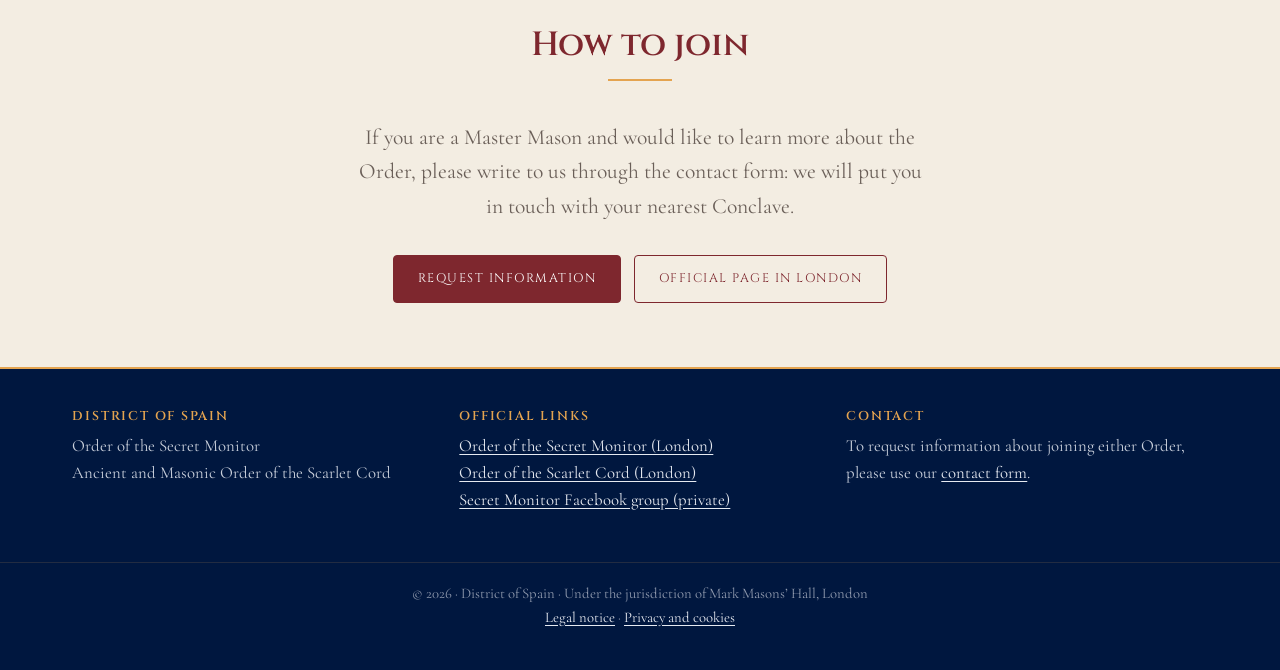
<file: monitor-secreto-en.html>
<!DOCTYPE html>
<html lang="en">
<head>
<meta charset="utf-8">
<meta name="viewport" content="width=device-width, initial-scale=1">
<title>Order of the Secret Monitor · District of Spain</title>
<meta name="description" content="The Order of the Secret Monitor or Brotherhood of David and Jonathan in Spain: history, degrees, rulers and membership requirements.">
<link rel="canonical" href="https://monitorsecreto-scarletcord.es/monitor-secreto-en.html">
<link rel="alternate" hreflang="es" href="https://monitorsecreto-scarletcord.es/monitor-secreto.html">
<link rel="alternate" hreflang="en" href="https://monitorsecreto-scarletcord.es/monitor-secreto-en.html">
<link rel="alternate" hreflang="x-default" href="https://monitorsecreto-scarletcord.es/monitor-secreto.html">
<meta property="og:type" content="website">
<meta property="og:site_name" content="Secret Monitor and Scarlet Cord · District of Spain">
<meta property="og:title" content="Order of the Secret Monitor · District of Spain">
<meta property="og:description" content="The Order of the Secret Monitor or Brotherhood of David and Jonathan in Spain: history, degrees, rulers and membership requirements.">
<meta property="og:url" content="https://monitorsecreto-scarletcord.es/monitor-secreto-en.html">
<meta property="og:image" content="https://monitorsecreto-scarletcord.es/og-image.jpg">
<meta property="og:image:width" content="1200">
<meta property="og:image:height" content="630">
<meta property="og:locale" content="en_GB">
<meta property="og:locale:alternate" content="es_ES">
<meta name="twitter:card" content="summary_large_image">
<meta name="theme-color" content="#00173F">
<link rel="icon" type="image/png" href="icon-192.png">
<link rel="apple-touch-icon" href="apple-touch-icon.png">
<link rel="manifest" href="manifest.json">
<link rel="stylesheet" href="fuentes.css">
<link rel="stylesheet" href="estilos.css?v=9">
</head>
<body class="tema-osm">

<nav class="principal">
  <a href="index-en.html" class="nav-logo"><span class="nav-titulo">Secret Monitor<br>Scarlet Cord · Spain</span></a>
  <ul class="nav-enlaces">
    <li><a href="index-en.html">Home</a></li>
    <li><a href="monitor-secreto-en.html" class="activo" aria-current="page">Secret Monitor</a></li>
    <li><a href="cordon-escarlata-en.html">Scarlet Cord</a></li>
    <li><a href="cronicas-en.html">Reports</a></li>
    <li><a href="contacto-en.html">Contact</a></li>
  </ul>
  <div class="idioma"><a href="monitor-secreto.html" lang="es" hreflang="es">ES</a><a href="monitor-secreto-en.html" lang="en" hreflang="en" class="activo">EN</a></div>
  <button class="nav-hamburguesa" type="button" aria-label="Menu" aria-controls="navMovil" aria-expanded="false" onclick="var m=document.getElementById('navMovil');this.setAttribute('aria-expanded',m.classList.toggle('abierto'))"><span></span><span></span><span></span></button>
</nav>
<div class="nav-movil" id="navMovil">
  <a href="index-en.html">Home</a>
  <a href="monitor-secreto-en.html" class="activo">Secret Monitor</a>
  <a href="cordon-escarlata-en.html">Scarlet Cord</a>
  <a href="cronicas-en.html">Reports</a>
  <a href="contacto-en.html">Contact</a>
  <div class="idioma"><a href="monitor-secreto.html" lang="es" hreflang="es">ES</a><a href="monitor-secreto-en.html" lang="en" hreflang="en" class="activo">EN</a></div>
</div>

<header class="franja">
  <div class="contenedor">
    <div>
      <h1>Order of the Secret Monitor</h1>
      <p class="subtitulo">or Brotherhood of David and Jonathan · District of Spain</p>
    </div>
    <div class="sello"><img src="emblema-osm.jpg" alt="Emblem of the District Grand Conclave of Spain" width="240" height="240"></div>
  </div>
</header>

<main>
<section class="seccion">
  <div class="contenedor estrecho">
    <h2 class="seccion-titulo">The Order</h2>
    <p>The Order of the Secret Monitor is founded on the friendship between David and Jonathan, son of King Saul, as told in the First Book of Samuel. It is one of the fastest-growing Masonic Orders in the United Kingdom and is administered from Mark Masons’ Hall in London.</p>
    <h3>Its principles</h3>
    <ul>
      <li>Self-sacrifice.</li>
      <li>Mutual trust.</li>
      <li>Watchful brotherly care.</li>
      <li>Warning in time of danger.</li>
      <li>Solace in time of sorrow.</li>
      <li>Wise and effective friendly advice in every circumstance of life.</li>
    </ul>
  </div>
</section>

<section class="seccion alt">
  <div class="contenedor estrecho">
    <h2 class="seccion-titulo">History</h2>
    <p>The earliest documented record of the Order comes from Scotland around 1790, although it may have existed earlier in Ireland. It was known in the United States by the 1820s and, after the American Civil War, Dr Issachar Zacharie brought it to England, probably around 1875.</p>
    <p>Under his leadership, the Grand Council of the Order was formed on 15 July 1887 at a meeting held at the Hotel Victoria in London, under the banner of Alfred Meadows Conclave No. 1.</p>
    <p>In Spain, the Order works through the District Grand Conclave of Spain, which installed its new District Grand Supreme Ruler at Ciudad Quesada (Alicante) on 26 September 2026.</p>
  </div>
</section>

<section class="seccion">
  <div class="contenedor">
    <h2 class="seccion-titulo">The three degrees</h2>
    <p class="entradilla">A candidate for Induction must be a Master Mason in good standing and a member of a regular Craft Lodge under a recognised Constitution.</p>
    <div class="rejilla">
      <article class="tarjeta"><div class="cuerpo"><span class="etiqueta">First degree</span><h3>Induction</h3><p>It recalls the bond between David, a courageous warrior and loyal servant, and Jonathan, son of King Saul. When Saul’s jealousy puts David’s life at risk, Jonathan secretly warns him not to return to the king’s household: this discreet warning gives the Order its name, the “Secret Monitor”.</p></div></article>
      <article class="tarjeta"><div class="cuerpo"><span class="etiqueta">Second degree</span><h3>Assembly of Princes</h3><p>It admits the candidate to an Assembly of Princes and tells of David’s escape, helped by Jonathan through a secret system of signals. It also shows how David, once king, took in a survivor of Saul’s persecution: a lesson in friendship and loyalty that endures through adversity.</p></div></article>
      <article class="tarjeta"><div class="cuerpo"><span class="etiqueta">Third degree</span><h3>Installation of a Supreme Ruler</h3><p>It symbolises King David’s role at the head of the Conclave. It includes the Ceremony of Commissioning, which empowers the Supreme Ruler to confer the degrees in any Conclave of the Order and joins him to a network of practical friendship and mutual care.</p></div></article>
    </div>
  </div>
</section>

<section class="seccion alt">
  <div class="contenedor">
    <h2 class="seccion-titulo">Rulers of the Order</h2>
    <h3>Grand Conclave · London</h3>
    <div class="cupula">
      <article class="tarjeta gobernante jefe"><img src="gob-osm-gran-rector.jpg" alt="M.Wy.Bro. Andrew C. Sweeney" width="120" height="120" loading="lazy" class="retrato"><div class="cuerpo"><p class="cargo">Grand Supreme Ruler</p><p class="nombre">M.Wy.Bro. Andrew C. Sweeney</p></div></article>
      <article class="tarjeta gobernante dcha"><img src="gob-osm-diputado.jpg" alt="R.Wy.Bro. Keith B. Ferguson" width="120" height="120" loading="lazy" class="retrato"><div class="cuerpo"><p class="cargo">Deputy Grand Supreme Ruler</p><p class="nombre">R.Wy.Bro. Keith B. Ferguson</p></div></article>
      <article class="tarjeta gobernante izda"><img src="gob-osm-asistente.jpg" alt="R.Wy.Bro. G. Llewellyn Gill" width="120" height="120" loading="lazy" class="retrato"><div class="cuerpo"><p class="cargo">Assistant Grand Supreme Ruler</p><p class="nombre">R.Wy.Bro. G. Llewellyn Gill</p></div></article>
    </div>
    <h3 class="separado">District Grand Conclave of Spain</h3>
    <div class="cupula">
      <article class="tarjeta gobernante jefe"><img src="gob-osm-dis-luis.jpg" alt="R.Wy.Bro. Luis Alcaina Guzmán" width="120" height="120" loading="lazy" class="retrato"><div class="cuerpo"><p class="cargo">District Grand Supreme Ruler</p><p class="nombre">R.Wy.Bro. Luis Alcaina Guzmán</p></div></article>
      <article class="tarjeta gobernante dcha"><img src="gob-osm-dis-rodney.jpg" alt="Wy.Bro. Rodney Charles Bignell" width="120" height="120" loading="lazy" class="retrato"><div class="cuerpo"><p class="cargo">Deputy District Grand Supreme Ruler</p><p class="nombre">Wy.Bro. Rodney Charles Bignell</p></div></article>
      <article class="tarjeta gobernante izda"><img src="gob-osm-dis-lluis.jpg" alt="Wy.Bro. Lluís Miguel Moya Noguera" width="120" height="120" loading="lazy" class="retrato"><div class="cuerpo"><p class="cargo">Assistant District Grand Supreme Ruler</p><p class="nombre">Wy.Bro. Lluís Miguel Moya Noguera</p></div></article>
    </div>
    <div class="cupula-extra">
      <article class="tarjeta gobernante"><img src="emblema-osm.jpg" alt="Emblem of the District Grand Conclave of Spain" width="120" height="120" loading="lazy" class="retrato"><div class="cuerpo"><p class="cargo">District Grand Recorder</p><p class="nombre">Wy.Bro. Duncan Robert Mitchell</p><p class="correo"><a href="mailto:districtrecorderspain@gmail.com">districtrecorderspain@gmail.com</a></p></div></article>
    </div>
    <h3 class="separado">Conclaves of the District</h3>
    <div class="rejilla">
      <article class="tarjeta gobernante"><img src="distintivo-javea-378.png" alt="Badge of Jávea Conclave No. 378" width="120" height="120" loading="lazy" class="distintivo"><div class="cuerpo"><p class="cargo">No. 378</p><p class="nombre">Jávea</p></div></article>
      <article class="tarjeta gobernante"><img src="distintivo-sefarad-388.png" alt="Badge of Sefarad Conclave No. 388" width="120" height="120" loading="lazy" class="distintivo"><div class="cuerpo"><p class="cargo">No. 388</p><p class="nombre">Sefarad</p></div></article>
      <article class="tarjeta gobernante"><img src="distintivo-caledonia-411.png" alt="Badge of Caledonia Conclave No. 411" width="120" height="120" loading="lazy" class="distintivo"><div class="cuerpo"><p class="cargo">No. 411</p><p class="nombre">Caledonia</p></div></article>
      <article class="tarjeta gobernante"><img src="distintivo-perpetua-fraternitas-488.png" alt="Badge of Perpetua Fraternitas Conclave No. 488" width="120" height="120" loading="lazy" class="distintivo"><div class="cuerpo"><p class="cargo">No. 488</p><p class="nombre">Perpetua Fraternitas</p></div></article>
      <article class="tarjeta gobernante"><img src="distintivo-tenerife-498.png" alt="Badge of Tenerife Conclave No. 498" width="120" height="120" loading="lazy" class="distintivo"><div class="cuerpo"><p class="cargo">No. 498</p><p class="nombre">Tenerife</p></div></article>
      <article class="tarjeta gobernante"><img src="distintivo-ger-anat-567.png" alt="Badge of Ger Anat Conclave No. 567" width="120" height="120" loading="lazy" class="distintivo"><div class="cuerpo"><p class="cargo">No. 567</p><p class="nombre">Ger Anat</p></div></article>
      <article class="tarjeta gobernante"><img src="distintivo-jaume-i-606.png" alt="Badge of Jaume I Conclave No. 606" width="120" height="120" loading="lazy" class="distintivo"><div class="cuerpo"><p class="cargo">No. 606</p><p class="nombre">Jaume I</p></div></article>
      <article class="tarjeta gobernante"><img src="distintivo-almenara-624.png" alt="Badge of Almenara Conclave No. 624" width="120" height="120" loading="lazy" class="distintivo"><div class="cuerpo"><p class="cargo">No. 624</p><p class="nombre">Almenara</p></div></article>
    </div>
  </div>
</section>

<section class="seccion">
  <div class="contenedor estrecho">
    <h2 class="seccion-titulo">Video</h2>
    <figure class="foto">
      <div class="video"><iframe src="https://www.youtube-nocookie.com/embed/IhACehvbhAU?rel=0" title="Official Mark Masons’ Hall video about the Order of the Secret Monitor" loading="lazy" allow="accelerometer; encrypted-media; gyroscope; picture-in-picture" referrerpolicy="strict-origin-when-cross-origin" allowfullscreen></iframe></div>
      <figcaption>Official video from Mark Masons’ Hall.</figcaption>
    </figure>
  </div>
</section>

<section class="seccion alt">
  <div class="contenedor estrecho">
    <h2 class="seccion-titulo">How to join</h2>
    <p class="entradilla">If you are a Master Mason and would like to learn more about the Order, please write to us through the contact form: we will put you in touch with your nearest Conclave.</p>
    <div class="botones"><a class="boton" href="contacto-en.html">Request information</a><a class="boton-borde" href="https://markmasonshall.org/orders/osm" rel="noopener">Official page in London</a></div>
  </div>
</section>
</main>

<footer>
  <div class="contenedor">
    <div><h2>District of Spain</h2><p>Order of the Secret Monitor<br>Ancient and Masonic Order of the Scarlet Cord</p></div>
    <div><h2>Official links</h2><p><a href="https://markmasonshall.org/orders/osm" rel="noopener">Order of the Secret Monitor (London)</a><br><a href="https://markmasonshall.org/orders/osc" rel="noopener">Order of the Scarlet Cord (London)</a><br><a href="https://www.facebook.com/groups/2115940143132112/" rel="noopener">Secret Monitor Facebook group (private)</a></p></div>
    <div><h2>Contact</h2><p>To request information about joining either Order, please use our <a href="contacto-en.html">contact form</a>.</p></div>
  </div>
  <p class="pie-final">© 2026 · District of Spain · Under the jurisdiction of Mark Masons’ Hall, London<br><a href="aviso-legal-en.html">Legal notice</a> · <a href="privacidad-en.html">Privacy and cookies</a></p>
</footer>

<script data-goatcounter="https://monitorsecreto.goatcounter.com/count" async src="//gc.zgo.at/count.js"></script>
<script>
if ('serviceWorker' in navigator) { navigator.serviceWorker.register('service-worker.js'); }
</script>
</body>
</html>
</file>
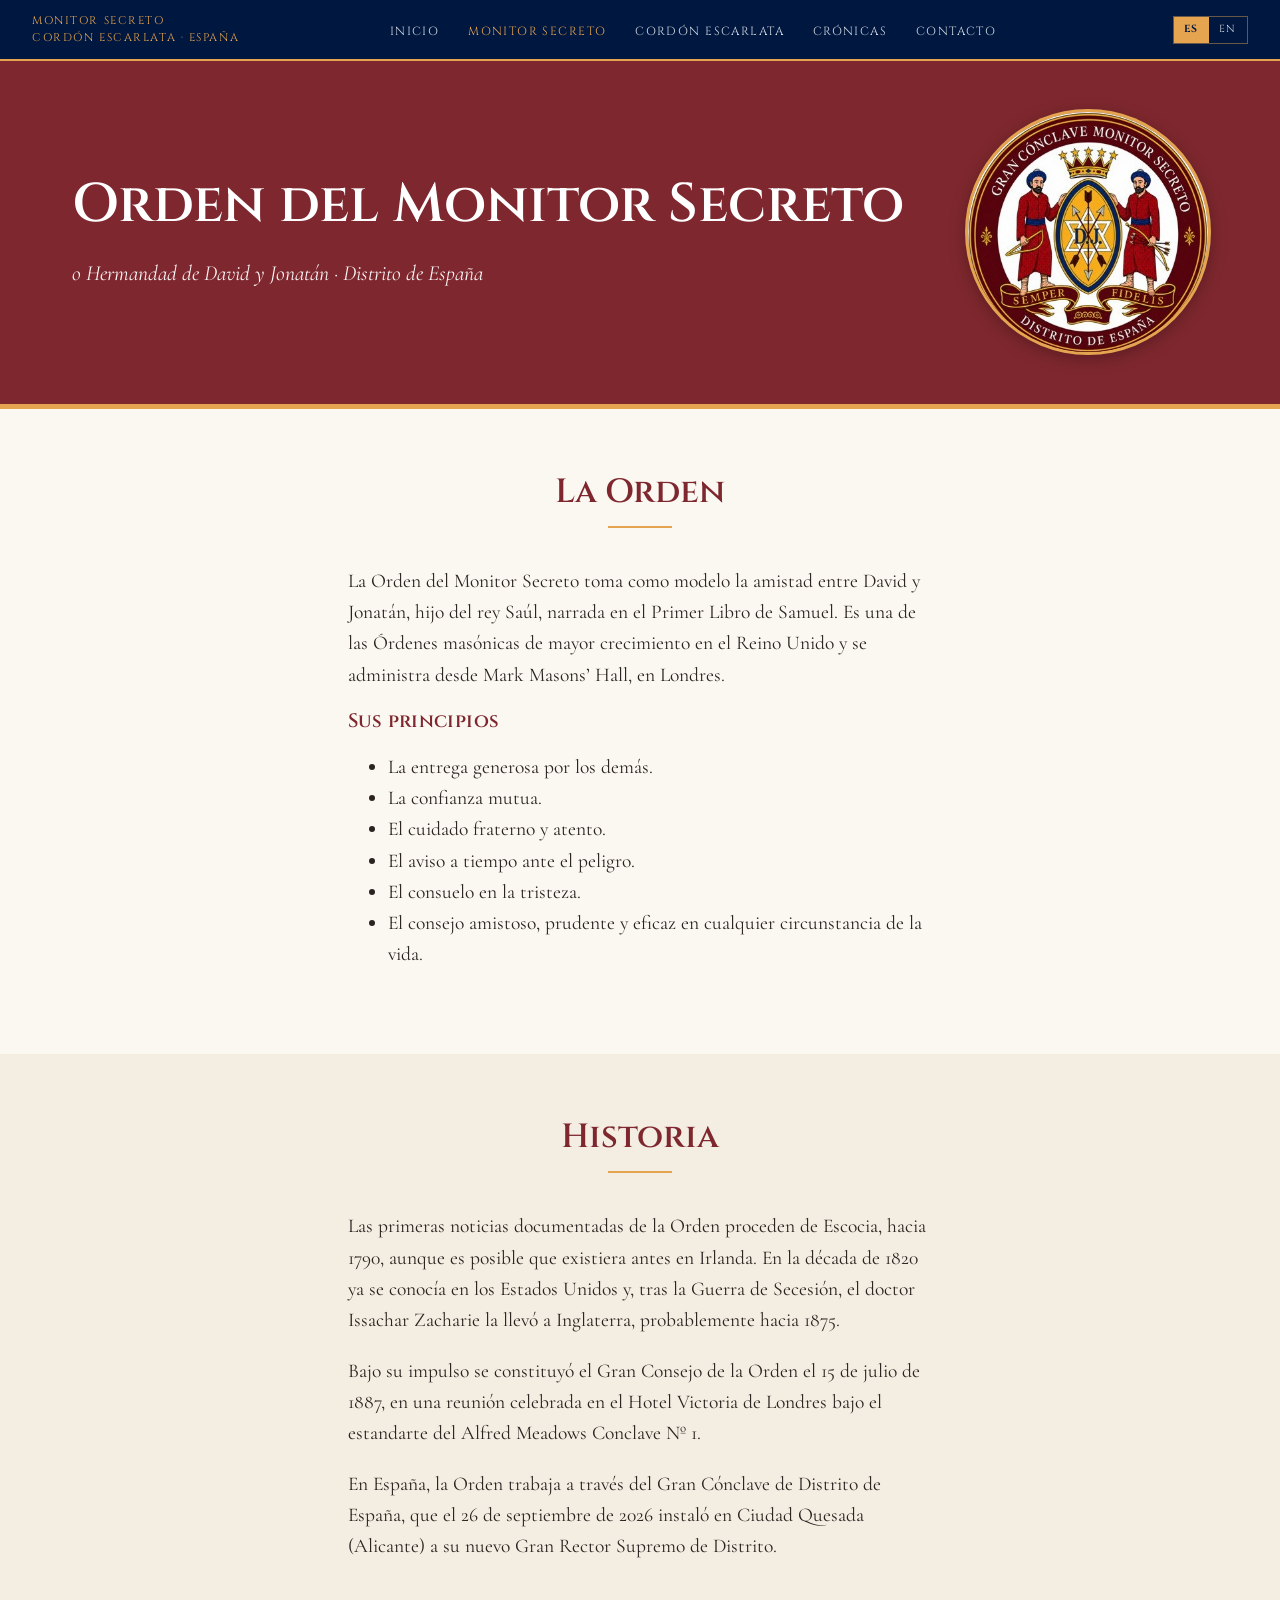
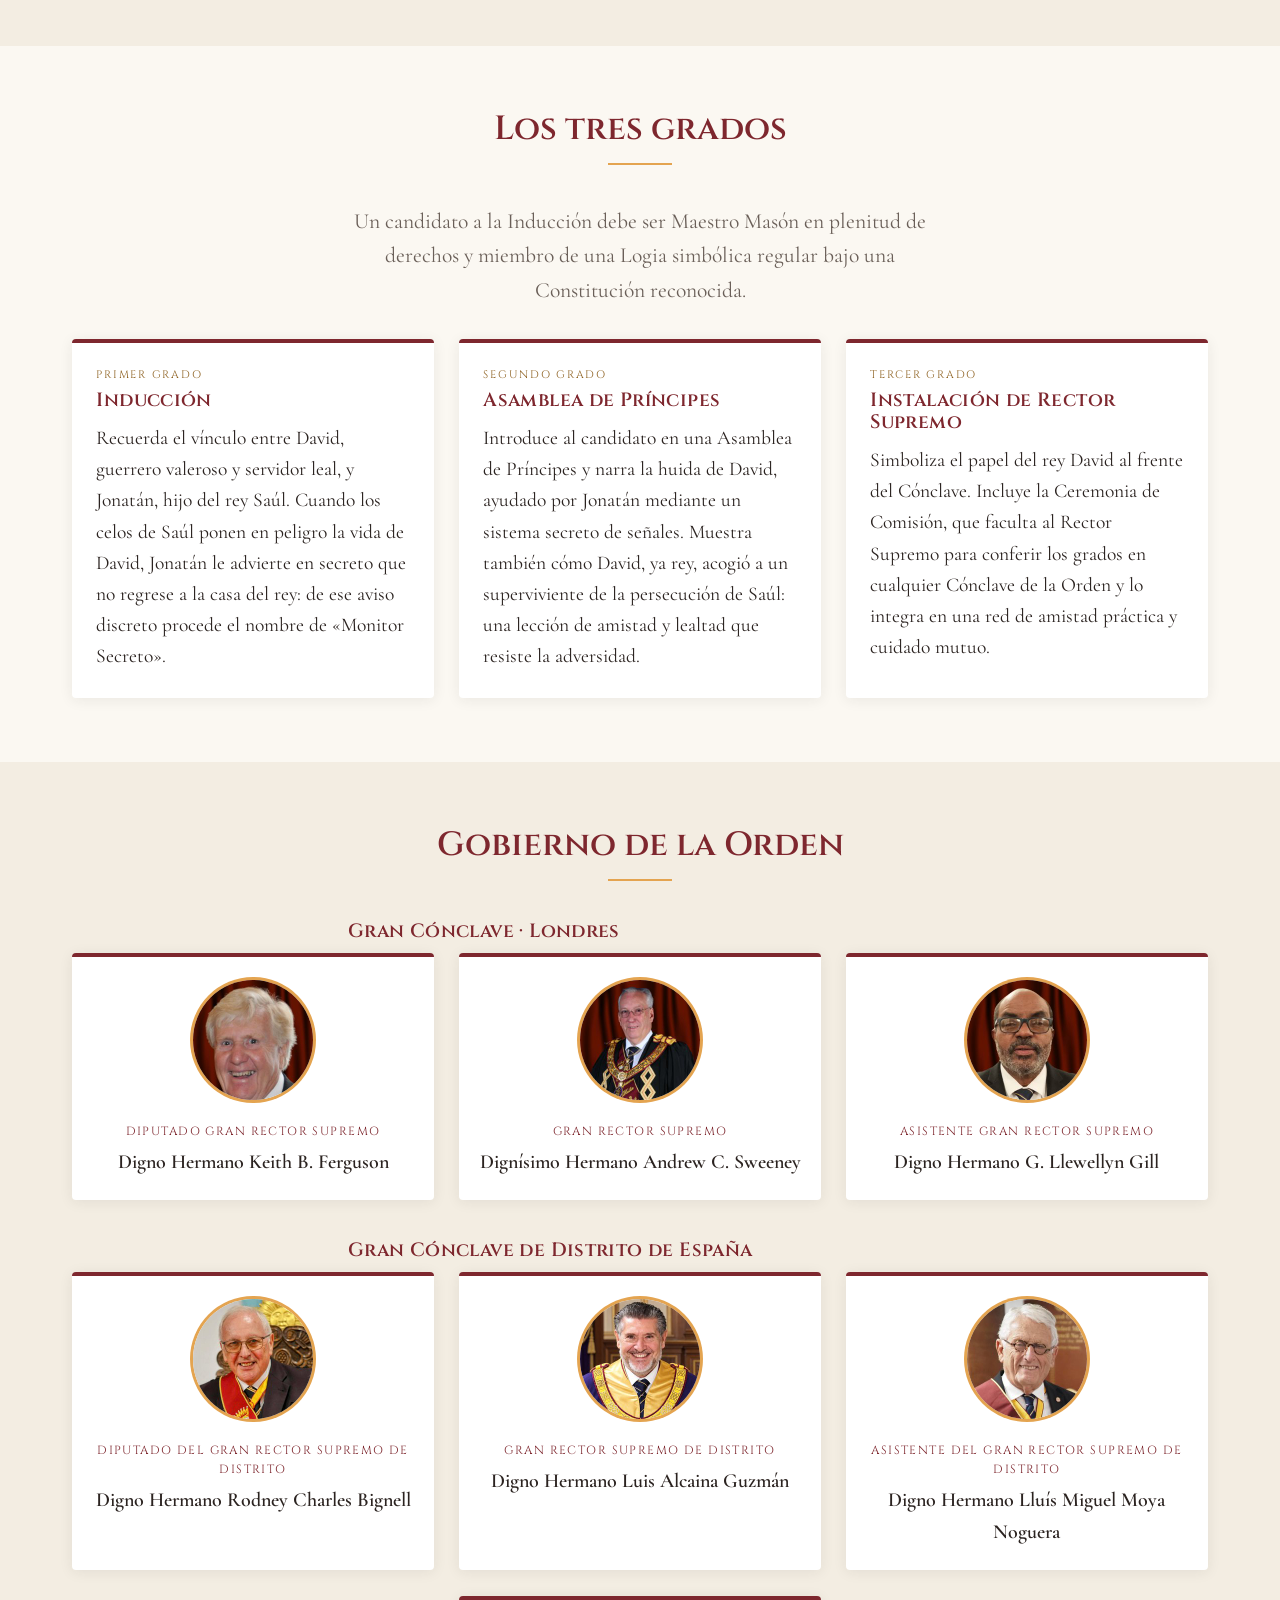
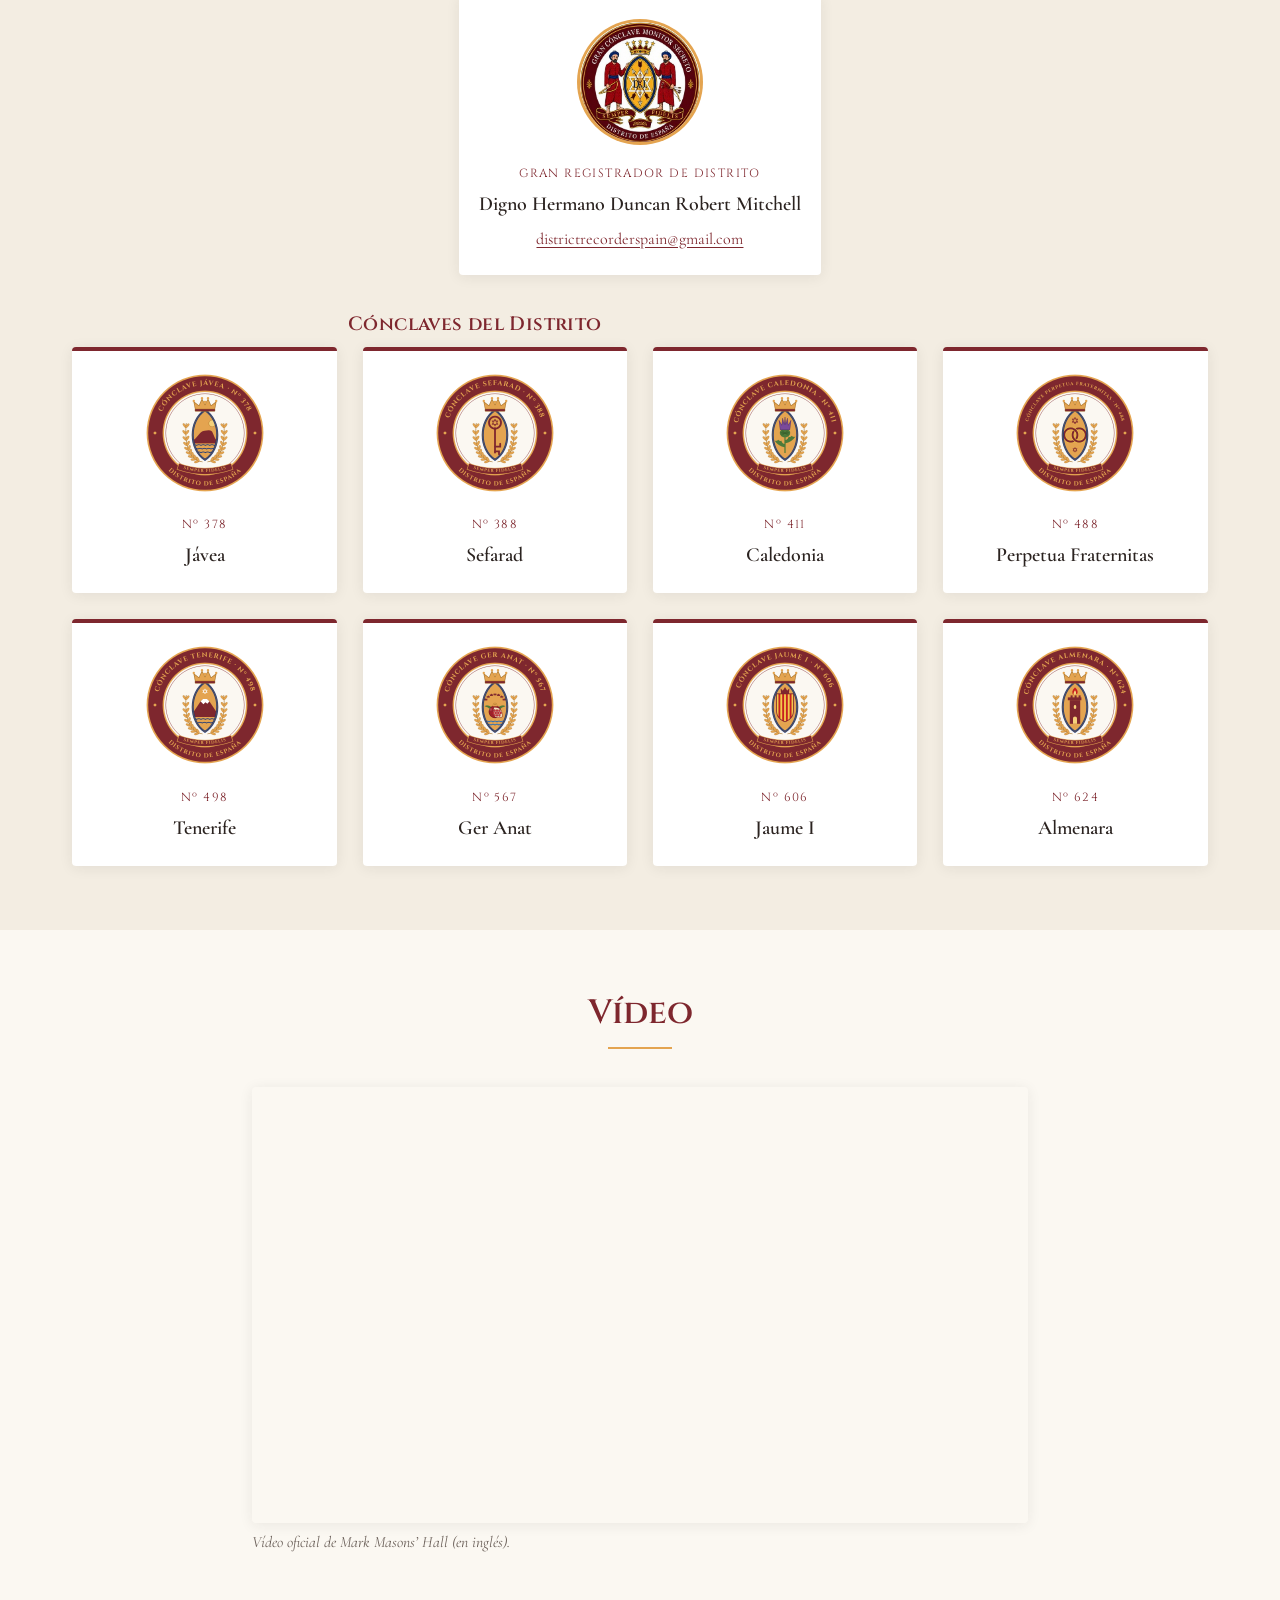
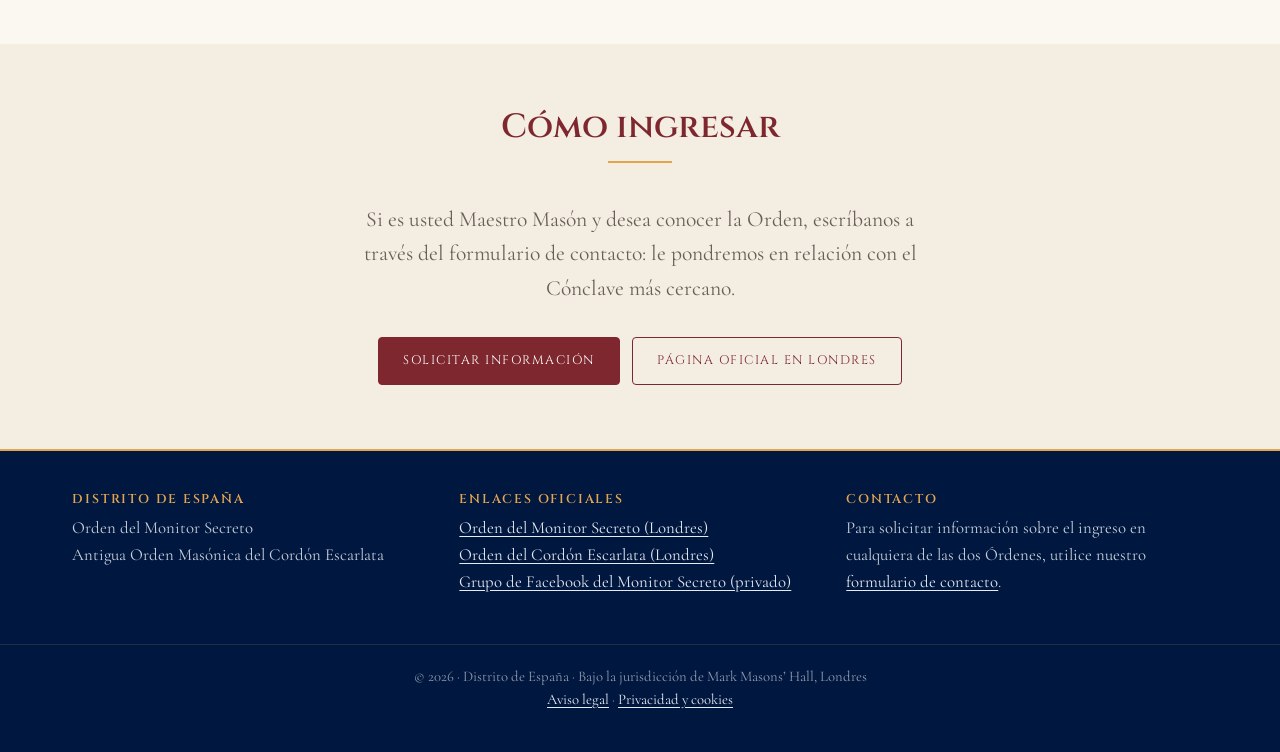
<file: monitor-secreto.html>
<!DOCTYPE html>
<html lang="es">
<head>
<meta charset="utf-8">
<meta name="viewport" content="width=device-width, initial-scale=1">
<title>Orden del Monitor Secreto · Distrito de España</title>
<meta name="description" content="La Orden del Monitor Secreto o Hermandad de David y Jonatán en España: historia, grados, gobierno y requisitos de ingreso.">
<link rel="canonical" href="https://monitorsecreto-scarletcord.es/monitor-secreto.html">
<link rel="alternate" hreflang="es" href="https://monitorsecreto-scarletcord.es/monitor-secreto.html">
<link rel="alternate" hreflang="en" href="https://monitorsecreto-scarletcord.es/monitor-secreto-en.html">
<link rel="alternate" hreflang="x-default" href="https://monitorsecreto-scarletcord.es/monitor-secreto.html">
<meta property="og:type" content="website">
<meta property="og:site_name" content="Monitor Secreto y Cordón Escarlata · Distrito de España">
<meta property="og:title" content="Orden del Monitor Secreto · Distrito de España">
<meta property="og:description" content="La Orden del Monitor Secreto o Hermandad de David y Jonatán en España: historia, grados, gobierno y requisitos de ingreso.">
<meta property="og:url" content="https://monitorsecreto-scarletcord.es/monitor-secreto.html">
<meta property="og:image" content="https://monitorsecreto-scarletcord.es/og-image.jpg">
<meta property="og:image:width" content="1200">
<meta property="og:image:height" content="630">
<meta property="og:locale" content="es_ES">
<meta property="og:locale:alternate" content="en_GB">
<meta name="twitter:card" content="summary_large_image">
<meta name="theme-color" content="#00173F">
<link rel="icon" type="image/png" href="icon-192.png">
<link rel="apple-touch-icon" href="apple-touch-icon.png">
<link rel="manifest" href="manifest.json">
<link rel="stylesheet" href="fuentes.css">
<link rel="stylesheet" href="estilos.css?v=9">
</head>
<body class="tema-osm">

<nav class="principal">
  <a href="index.html" class="nav-logo"><span class="nav-titulo">Monitor Secreto<br>Cordón Escarlata · España</span></a>
  <ul class="nav-enlaces">
    <li><a href="index.html">Inicio</a></li>
    <li><a href="monitor-secreto.html" class="activo" aria-current="page">Monitor Secreto</a></li>
    <li><a href="cordon-escarlata.html">Cordón Escarlata</a></li>
    <li><a href="cronicas.html">Crónicas</a></li>
    <li><a href="contacto.html">Contacto</a></li>
  </ul>
  <div class="idioma"><a href="monitor-secreto.html" lang="es" hreflang="es" class="activo">ES</a><a href="monitor-secreto-en.html" lang="en" hreflang="en">EN</a></div>
  <button class="nav-hamburguesa" type="button" aria-label="Menú" aria-controls="navMovil" aria-expanded="false" onclick="var m=document.getElementById('navMovil');this.setAttribute('aria-expanded',m.classList.toggle('abierto'))"><span></span><span></span><span></span></button>
</nav>
<div class="nav-movil" id="navMovil">
  <a href="index.html">Inicio</a>
  <a href="monitor-secreto.html" class="activo">Monitor Secreto</a>
  <a href="cordon-escarlata.html">Cordón Escarlata</a>
  <a href="cronicas.html">Crónicas</a>
  <a href="contacto.html">Contacto</a>
  <div class="idioma"><a href="monitor-secreto.html" lang="es" hreflang="es" class="activo">ES</a><a href="monitor-secreto-en.html" lang="en" hreflang="en">EN</a></div>
</div>

<header class="franja">
  <div class="contenedor">
    <div>
      <h1>Orden del Monitor Secreto</h1>
      <p class="subtitulo">o Hermandad de David y Jonatán · Distrito de España</p>
    </div>
    <div class="sello"><img src="emblema-osm.jpg" alt="Emblema del Gran Cónclave de Distrito de España" width="240" height="240"></div>
  </div>
</header>

<main>
<section class="seccion">
  <div class="contenedor estrecho">
    <h2 class="seccion-titulo">La Orden</h2>
    <p>La Orden del Monitor Secreto toma como modelo la amistad entre David y Jonatán, hijo del rey Saúl, narrada en el Primer Libro de Samuel. Es una de las Órdenes masónicas de mayor crecimiento en el Reino Unido y se administra desde Mark Masons’ Hall, en Londres.</p>
    <h3>Sus principios</h3>
    <ul>
      <li>La entrega generosa por los demás.</li>
      <li>La confianza mutua.</li>
      <li>El cuidado fraterno y atento.</li>
      <li>El aviso a tiempo ante el peligro.</li>
      <li>El consuelo en la tristeza.</li>
      <li>El consejo amistoso, prudente y eficaz en cualquier circunstancia de la vida.</li>
    </ul>
  </div>
</section>

<section class="seccion alt">
  <div class="contenedor estrecho">
    <h2 class="seccion-titulo">Historia</h2>
    <p>Las primeras noticias documentadas de la Orden proceden de Escocia, hacia 1790, aunque es posible que existiera antes en Irlanda. En la década de 1820 ya se conocía en los Estados Unidos y, tras la Guerra de Secesión, el doctor Issachar Zacharie la llevó a Inglaterra, probablemente hacia 1875.</p>
    <p>Bajo su impulso se constituyó el Gran Consejo de la Orden el 15 de julio de 1887, en una reunión celebrada en el Hotel Victoria de Londres bajo el estandarte del Alfred Meadows Conclave Nº 1.</p>
    <p>En España, la Orden trabaja a través del Gran Cónclave de Distrito de España, que el 26 de septiembre de 2026 instaló en Ciudad Quesada (Alicante) a su nuevo Gran Rector Supremo de Distrito.</p>
  </div>
</section>

<section class="seccion">
  <div class="contenedor">
    <h2 class="seccion-titulo">Los tres grados</h2>
    <p class="entradilla">Un candidato a la Inducción debe ser Maestro Masón en plenitud de derechos y miembro de una Logia simbólica regular bajo una Constitución reconocida.</p>
    <div class="rejilla">
      <article class="tarjeta"><div class="cuerpo"><span class="etiqueta">Primer grado</span><h3>Inducción</h3><p>Recuerda el vínculo entre David, guerrero valeroso y servidor leal, y Jonatán, hijo del rey Saúl. Cuando los celos de Saúl ponen en peligro la vida de David, Jonatán le advierte en secreto que no regrese a la casa del rey: de ese aviso discreto procede el nombre de «Monitor Secreto».</p></div></article>
      <article class="tarjeta"><div class="cuerpo"><span class="etiqueta">Segundo grado</span><h3>Asamblea de Príncipes</h3><p>Introduce al candidato en una Asamblea de Príncipes y narra la huida de David, ayudado por Jonatán mediante un sistema secreto de señales. Muestra también cómo David, ya rey, acogió a un superviviente de la persecución de Saúl: una lección de amistad y lealtad que resiste la adversidad.</p></div></article>
      <article class="tarjeta"><div class="cuerpo"><span class="etiqueta">Tercer grado</span><h3>Instalación de Rector Supremo</h3><p>Simboliza el papel del rey David al frente del Cónclave. Incluye la Ceremonia de Comisión, que faculta al Rector Supremo para conferir los grados en cualquier Cónclave de la Orden y lo integra en una red de amistad práctica y cuidado mutuo.</p></div></article>
    </div>
  </div>
</section>

<section class="seccion alt">
  <div class="contenedor">
    <h2 class="seccion-titulo">Gobierno de la Orden</h2>
    <h3>Gran Cónclave · Londres</h3>
    <div class="cupula">
      <article class="tarjeta gobernante jefe"><img src="gob-osm-gran-rector.jpg" alt="Dignísimo Hermano Andrew C. Sweeney" width="120" height="120" loading="lazy" class="retrato"><div class="cuerpo"><p class="cargo">Gran Rector Supremo</p><p class="nombre">Dignísimo Hermano Andrew C. Sweeney</p></div></article>
      <article class="tarjeta gobernante dcha"><img src="gob-osm-diputado.jpg" alt="Digno Hermano Keith B. Ferguson" width="120" height="120" loading="lazy" class="retrato"><div class="cuerpo"><p class="cargo">Diputado Gran Rector Supremo</p><p class="nombre">Digno Hermano Keith B. Ferguson</p></div></article>
      <article class="tarjeta gobernante izda"><img src="gob-osm-asistente.jpg" alt="Digno Hermano G. Llewellyn Gill" width="120" height="120" loading="lazy" class="retrato"><div class="cuerpo"><p class="cargo">Asistente Gran Rector Supremo</p><p class="nombre">Digno Hermano G. Llewellyn Gill</p></div></article>
    </div>
    <h3 class="separado">Gran Cónclave de Distrito de España</h3>
    <div class="cupula">
      <article class="tarjeta gobernante jefe"><img src="gob-osm-dis-luis.jpg" alt="Digno Hermano Luis Alcaina Guzmán" width="120" height="120" loading="lazy" class="retrato"><div class="cuerpo"><p class="cargo">Gran Rector Supremo de Distrito</p><p class="nombre">Digno Hermano Luis Alcaina Guzmán</p></div></article>
      <article class="tarjeta gobernante dcha"><img src="gob-osm-dis-rodney.jpg" alt="Digno Hermano Rodney Charles Bignell" width="120" height="120" loading="lazy" class="retrato"><div class="cuerpo"><p class="cargo">Diputado del Gran Rector Supremo de Distrito</p><p class="nombre">Digno Hermano Rodney Charles Bignell</p></div></article>
      <article class="tarjeta gobernante izda"><img src="gob-osm-dis-lluis.jpg" alt="Digno Hermano Lluís Miguel Moya Noguera" width="120" height="120" loading="lazy" class="retrato"><div class="cuerpo"><p class="cargo">Asistente del Gran Rector Supremo de Distrito</p><p class="nombre">Digno Hermano Lluís Miguel Moya Noguera</p></div></article>
    </div>
    <div class="cupula-extra">
      <article class="tarjeta gobernante"><img src="emblema-osm.jpg" alt="Emblema del Gran Cónclave de Distrito de España" width="120" height="120" loading="lazy" class="retrato"><div class="cuerpo"><p class="cargo">Gran Registrador de Distrito</p><p class="nombre">Digno Hermano Duncan Robert Mitchell</p><p class="correo"><a href="mailto:districtrecorderspain@gmail.com">districtrecorderspain@gmail.com</a></p></div></article>
    </div>
    <h3 class="separado">Cónclaves del Distrito</h3>
    <div class="rejilla">
      <article class="tarjeta gobernante"><img src="distintivo-javea-378.png" alt="Distintivo del Cónclave Jávea Nº 378" width="120" height="120" loading="lazy" class="distintivo"><div class="cuerpo"><p class="cargo">Nº 378</p><p class="nombre">Jávea</p></div></article>
      <article class="tarjeta gobernante"><img src="distintivo-sefarad-388.png" alt="Distintivo del Cónclave Sefarad Nº 388" width="120" height="120" loading="lazy" class="distintivo"><div class="cuerpo"><p class="cargo">Nº 388</p><p class="nombre">Sefarad</p></div></article>
      <article class="tarjeta gobernante"><img src="distintivo-caledonia-411.png" alt="Distintivo del Cónclave Caledonia Nº 411" width="120" height="120" loading="lazy" class="distintivo"><div class="cuerpo"><p class="cargo">Nº 411</p><p class="nombre">Caledonia</p></div></article>
      <article class="tarjeta gobernante"><img src="distintivo-perpetua-fraternitas-488.png" alt="Distintivo del Cónclave Perpetua Fraternitas Nº 488" width="120" height="120" loading="lazy" class="distintivo"><div class="cuerpo"><p class="cargo">Nº 488</p><p class="nombre">Perpetua Fraternitas</p></div></article>
      <article class="tarjeta gobernante"><img src="distintivo-tenerife-498.png" alt="Distintivo del Cónclave Tenerife Nº 498" width="120" height="120" loading="lazy" class="distintivo"><div class="cuerpo"><p class="cargo">Nº 498</p><p class="nombre">Tenerife</p></div></article>
      <article class="tarjeta gobernante"><img src="distintivo-ger-anat-567.png" alt="Distintivo del Cónclave Ger Anat Nº 567" width="120" height="120" loading="lazy" class="distintivo"><div class="cuerpo"><p class="cargo">Nº 567</p><p class="nombre">Ger Anat</p></div></article>
      <article class="tarjeta gobernante"><img src="distintivo-jaume-i-606.png" alt="Distintivo del Cónclave Jaume I Nº 606" width="120" height="120" loading="lazy" class="distintivo"><div class="cuerpo"><p class="cargo">Nº 606</p><p class="nombre">Jaume I</p></div></article>
      <article class="tarjeta gobernante"><img src="distintivo-almenara-624.png" alt="Distintivo del Cónclave Almenara Nº 624" width="120" height="120" loading="lazy" class="distintivo"><div class="cuerpo"><p class="cargo">Nº 624</p><p class="nombre">Almenara</p></div></article>
    </div>
  </div>
</section>

<section class="seccion">
  <div class="contenedor estrecho">
    <h2 class="seccion-titulo">Vídeo</h2>
    <figure class="foto">
      <div class="video"><iframe src="https://www.youtube-nocookie.com/embed/IhACehvbhAU?rel=0" title="Vídeo oficial de Mark Masons’ Hall sobre la Orden del Monitor Secreto" loading="lazy" allow="accelerometer; encrypted-media; gyroscope; picture-in-picture" referrerpolicy="strict-origin-when-cross-origin" allowfullscreen></iframe></div>
      <figcaption>Vídeo oficial de Mark Masons’ Hall (en inglés).</figcaption>
    </figure>
  </div>
</section>

<section class="seccion alt">
  <div class="contenedor estrecho">
    <h2 class="seccion-titulo">Cómo ingresar</h2>
    <p class="entradilla">Si es usted Maestro Masón y desea conocer la Orden, escríbanos a través del formulario de contacto: le pondremos en relación con el Cónclave más cercano.</p>
    <div class="botones"><a class="boton" href="contacto.html">Solicitar información</a><a class="boton-borde" href="https://markmasonshall.org/orders/osm" rel="noopener">Página oficial en Londres</a></div>
  </div>
</section>
</main>

<footer>
  <div class="contenedor">
    <div><h2>Distrito de España</h2><p>Orden del Monitor Secreto<br>Antigua Orden Masónica del Cordón Escarlata</p></div>
    <div><h2>Enlaces oficiales</h2><p><a href="https://markmasonshall.org/orders/osm" rel="noopener">Orden del Monitor Secreto (Londres)</a><br><a href="https://markmasonshall.org/orders/osc" rel="noopener">Orden del Cordón Escarlata (Londres)</a><br><a href="https://www.facebook.com/groups/2115940143132112/" rel="noopener">Grupo de Facebook del Monitor Secreto (privado)</a></p></div>
    <div><h2>Contacto</h2><p>Para solicitar información sobre el ingreso en cualquiera de las dos Órdenes, utilice nuestro <a href="contacto.html">formulario de contacto</a>.</p></div>
  </div>
  <p class="pie-final">© 2026 · Distrito de España · Bajo la jurisdicción de Mark Masons’ Hall, Londres<br><a href="aviso-legal.html">Aviso legal</a> · <a href="privacidad.html">Privacidad y cookies</a></p>
</footer>

<script data-goatcounter="https://monitorsecreto.goatcounter.com/count" async src="//gc.zgo.at/count.js"></script>
<script>
if ('serviceWorker' in navigator) { navigator.serviceWorker.register('service-worker.js'); }
</script>
</body>
</html>
</file>
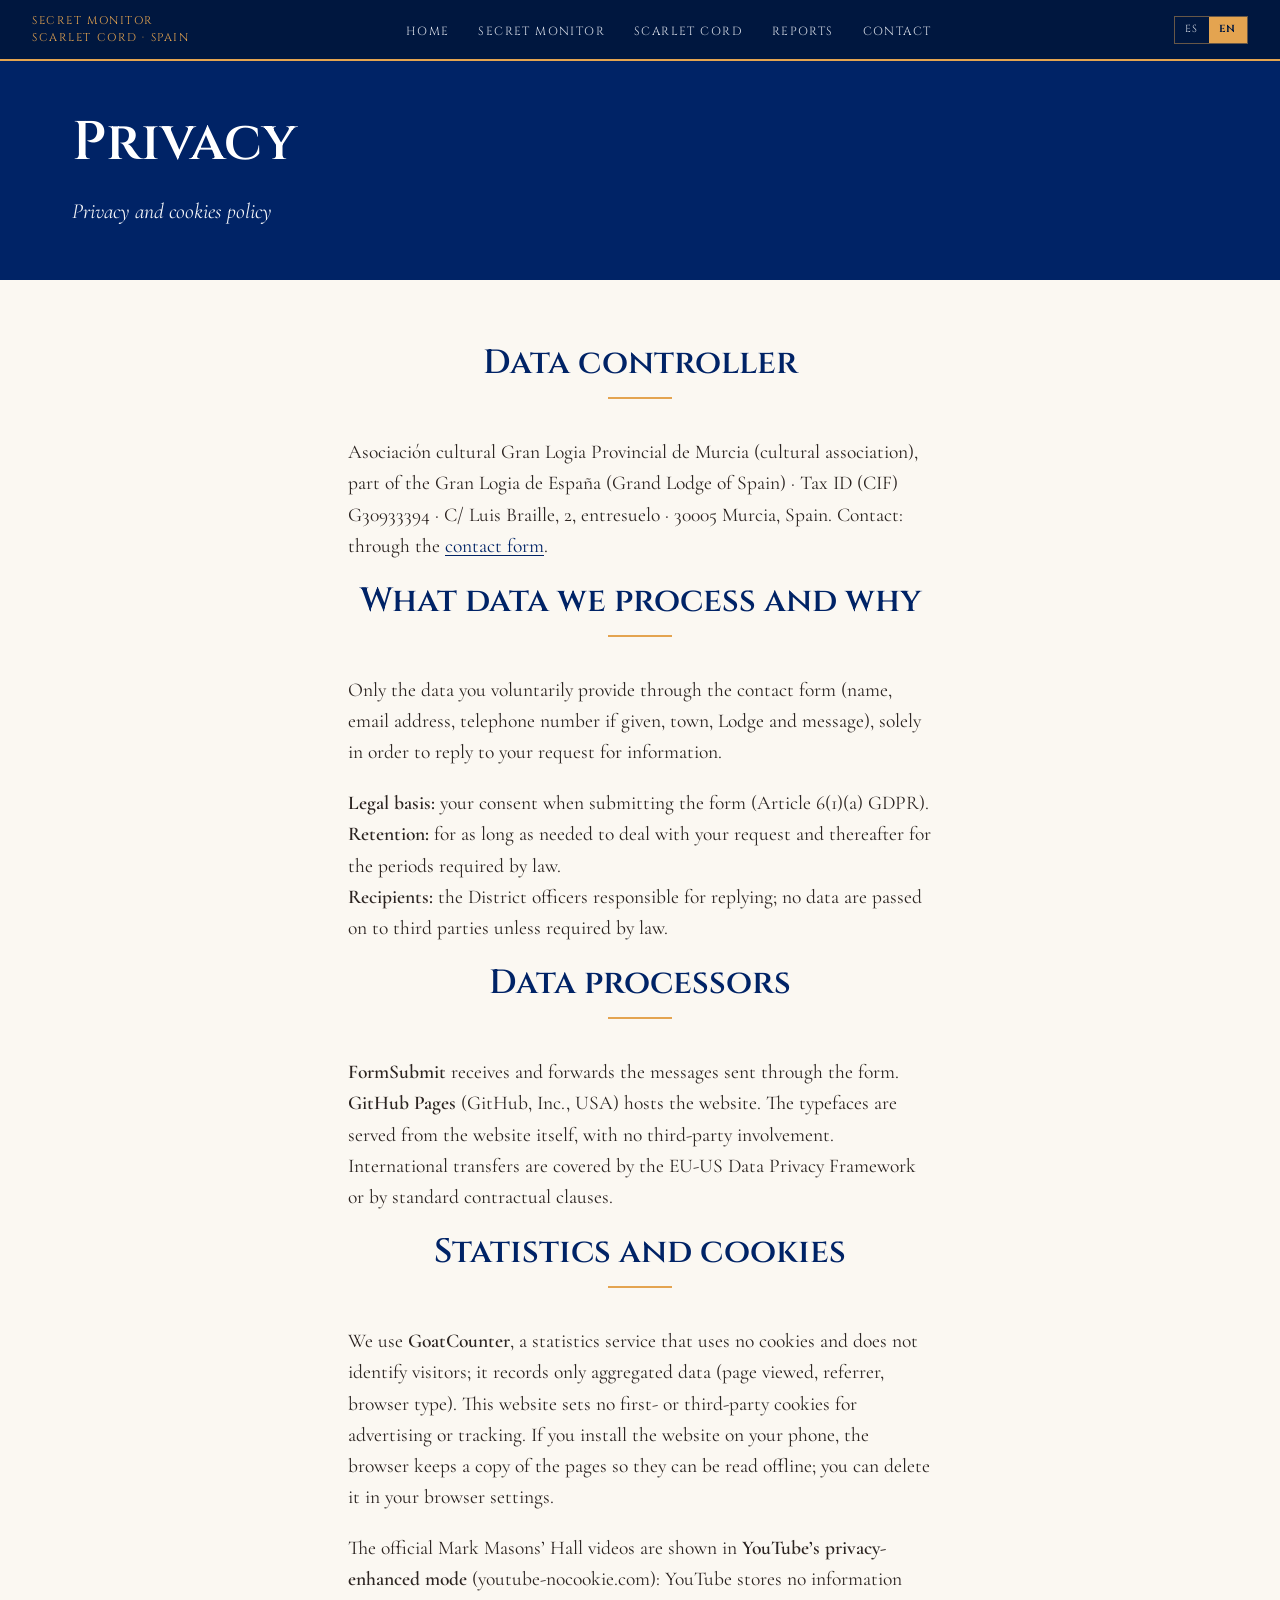
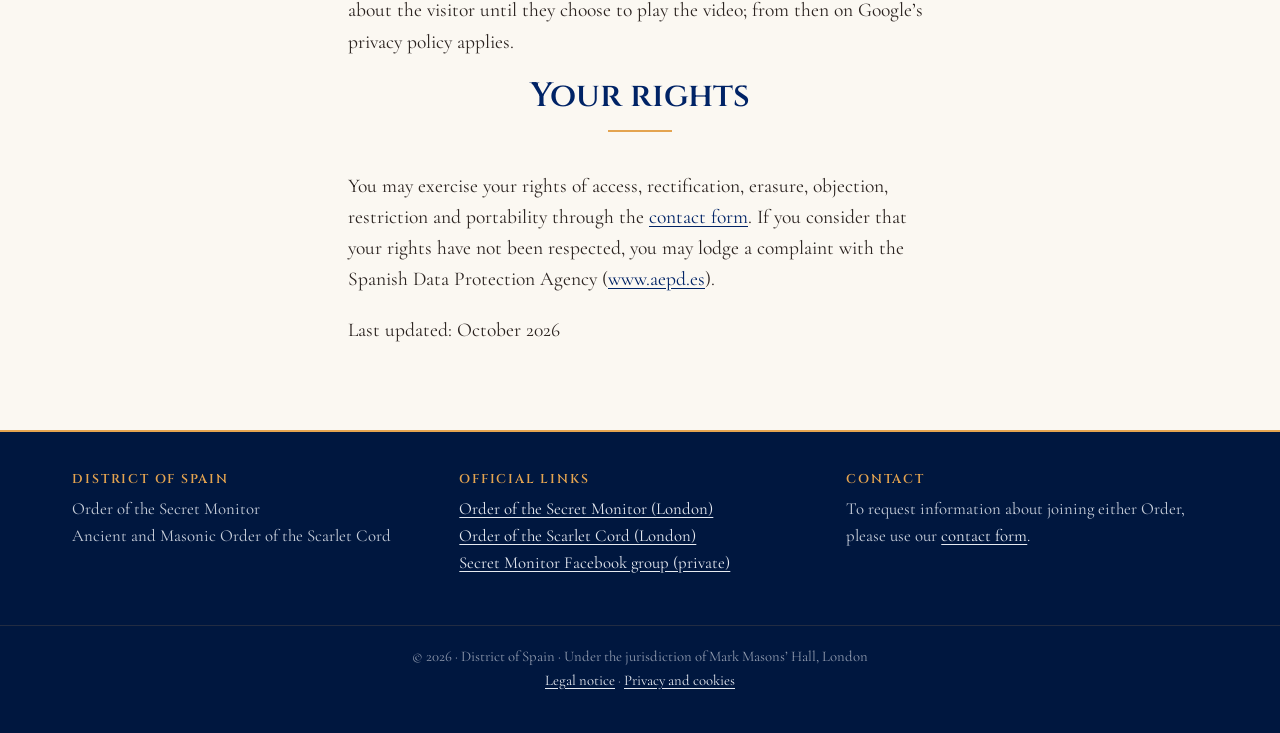
<file: privacidad-en.html>
<!DOCTYPE html>
<html lang="en">
<head>
<meta charset="utf-8">
<meta name="viewport" content="width=device-width, initial-scale=1">
<title>Privacy · Secret Monitor and Scarlet Cord · District of Spain</title>
<meta name="description" content="Privacy and cookies policy of the website of the District of Spain of the Order of the Secret Monitor and the Order of the Scarlet Cord.">
<link rel="canonical" href="https://monitorsecreto-scarletcord.es/privacidad-en.html">
<link rel="alternate" hreflang="es" href="https://monitorsecreto-scarletcord.es/privacidad.html">
<link rel="alternate" hreflang="en" href="https://monitorsecreto-scarletcord.es/privacidad-en.html">
<link rel="alternate" hreflang="x-default" href="https://monitorsecreto-scarletcord.es/privacidad.html">
<meta property="og:type" content="website">
<meta property="og:site_name" content="Secret Monitor and Scarlet Cord · District of Spain">
<meta property="og:title" content="Privacy · Secret Monitor and Scarlet Cord · District of Spain">
<meta property="og:description" content="Privacy and cookies policy of the website of the District of Spain of the Order of the Secret Monitor and the Order of the Scarlet Cord.">
<meta property="og:url" content="https://monitorsecreto-scarletcord.es/privacidad-en.html">
<meta property="og:image" content="https://monitorsecreto-scarletcord.es/og-image.jpg">
<meta property="og:image:width" content="1200">
<meta property="og:image:height" content="630">
<meta property="og:locale" content="en_GB">
<meta property="og:locale:alternate" content="es_ES">
<meta name="twitter:card" content="summary_large_image">
<meta name="theme-color" content="#00173F">
<link rel="icon" type="image/png" href="icon-192.png">
<link rel="apple-touch-icon" href="apple-touch-icon.png">
<link rel="manifest" href="manifest.json">
<link rel="stylesheet" href="fuentes.css">
<link rel="stylesheet" href="estilos.css?v=9">
</head>
<body>

<nav class="principal">
  <a href="index-en.html" class="nav-logo"><span class="nav-titulo">Secret Monitor<br>Scarlet Cord · Spain</span></a>
  <ul class="nav-enlaces">
    <li><a href="index-en.html">Home</a></li>
    <li><a href="monitor-secreto-en.html">Secret Monitor</a></li>
    <li><a href="cordon-escarlata-en.html">Scarlet Cord</a></li>
    <li><a href="cronicas-en.html">Reports</a></li>
    <li><a href="contacto-en.html">Contact</a></li>
  </ul>
  <div class="idioma"><a href="privacidad.html" lang="es" hreflang="es">ES</a><a href="privacidad-en.html" lang="en" hreflang="en" class="activo">EN</a></div>
  <button class="nav-hamburguesa" type="button" aria-label="Menu" aria-controls="navMovil" aria-expanded="false" onclick="var m=document.getElementById('navMovil');this.setAttribute('aria-expanded',m.classList.toggle('abierto'))"><span></span><span></span><span></span></button>
</nav>
<div class="nav-movil" id="navMovil">
  <a href="index-en.html">Home</a>
  <a href="monitor-secreto-en.html">Secret Monitor</a>
  <a href="cordon-escarlata-en.html">Scarlet Cord</a>
  <a href="cronicas-en.html">Reports</a>
  <a href="contacto-en.html">Contact</a>
  <div class="idioma"><a href="privacidad.html" lang="es" hreflang="es">ES</a><a href="privacidad-en.html" lang="en" hreflang="en" class="activo">EN</a></div>
</div>

<header class="franja">
  <div class="contenedor">
    <div>
      <h1>Privacy</h1>
      <p class="subtitulo">Privacy and cookies policy</p>
    </div>
  </div>
</header>

<main>
<section class="seccion">
  <div class="contenedor texto-legal" style="max-width:760px">
    <h2 class="seccion-titulo">Data controller</h2>
    <p>Asociación cultural Gran Logia Provincial de Murcia (cultural association), part of the Gran Logia de España (Grand Lodge of Spain) · Tax ID (CIF) G30933394 · C/ Luis Braille, 2, entresuelo · 30005 Murcia, Spain. Contact: through the <a href="contacto-en.html">contact form</a>.</p>
    <h2 class="seccion-titulo">What data we process and why</h2>
    <p>Only the data you voluntarily provide through the contact form (name, email address, telephone number if given, town, Lodge and message), solely in order to reply to your request for information.</p>
    <p><strong>Legal basis:</strong> your consent when submitting the form (Article 6(1)(a) GDPR).<br><strong>Retention:</strong> for as long as needed to deal with your request and thereafter for the periods required by law.<br><strong>Recipients:</strong> the District officers responsible for replying; no data are passed on to third parties unless required by law.</p>
    <h2 class="seccion-titulo">Data processors</h2>
    <p><strong>FormSubmit</strong> receives and forwards the messages sent through the form. <strong>GitHub Pages</strong> (GitHub, Inc., USA) hosts the website. The typefaces are served from the website itself, with no third-party involvement. International transfers are covered by the EU-US Data Privacy Framework or by standard contractual clauses.</p>
    <h2 class="seccion-titulo">Statistics and cookies</h2>
    <p>We use <strong>GoatCounter</strong>, a statistics service that uses no cookies and does not identify visitors; it records only aggregated data (page viewed, referrer, browser type). This website sets no first- or third-party cookies for advertising or tracking. If you install the website on your phone, the browser keeps a copy of the pages so they can be read offline; you can delete it in your browser settings.</p>
    <p>The official Mark Masons’ Hall videos are shown in <strong>YouTube’s privacy-enhanced mode</strong> (youtube-nocookie.com): YouTube stores no information about the visitor until they choose to play the video; from then on Google’s privacy policy applies.</p>
    <h2 class="seccion-titulo">Your rights</h2>
    <p>You may exercise your rights of access, rectification, erasure, objection, restriction and portability through the <a href="contacto-en.html">contact form</a>. If you consider that your rights have not been respected, you may lodge a complaint with the Spanish Data Protection Agency (<a href="https://www.aepd.es" rel="noopener">www.aepd.es</a>).</p>
    <p class="nota">Last updated: October 2026</p>
  </div>
</section>
</main>

<footer>
  <div class="contenedor">
    <div><h2>District of Spain</h2><p>Order of the Secret Monitor<br>Ancient and Masonic Order of the Scarlet Cord</p></div>
    <div><h2>Official links</h2><p><a href="https://markmasonshall.org/orders/osm" rel="noopener">Order of the Secret Monitor (London)</a><br><a href="https://markmasonshall.org/orders/osc" rel="noopener">Order of the Scarlet Cord (London)</a><br><a href="https://www.facebook.com/groups/2115940143132112/" rel="noopener">Secret Monitor Facebook group (private)</a></p></div>
    <div><h2>Contact</h2><p>To request information about joining either Order, please use our <a href="contacto-en.html">contact form</a>.</p></div>
  </div>
  <p class="pie-final">© 2026 · District of Spain · Under the jurisdiction of Mark Masons’ Hall, London<br><a href="aviso-legal-en.html">Legal notice</a> · <a href="privacidad-en.html">Privacy and cookies</a></p>
</footer>

<script data-goatcounter="https://monitorsecreto.goatcounter.com/count" async src="//gc.zgo.at/count.js"></script>
<script>
if ('serviceWorker' in navigator) { navigator.serviceWorker.register('service-worker.js'); }
</script>
</body>
</html>
</file>
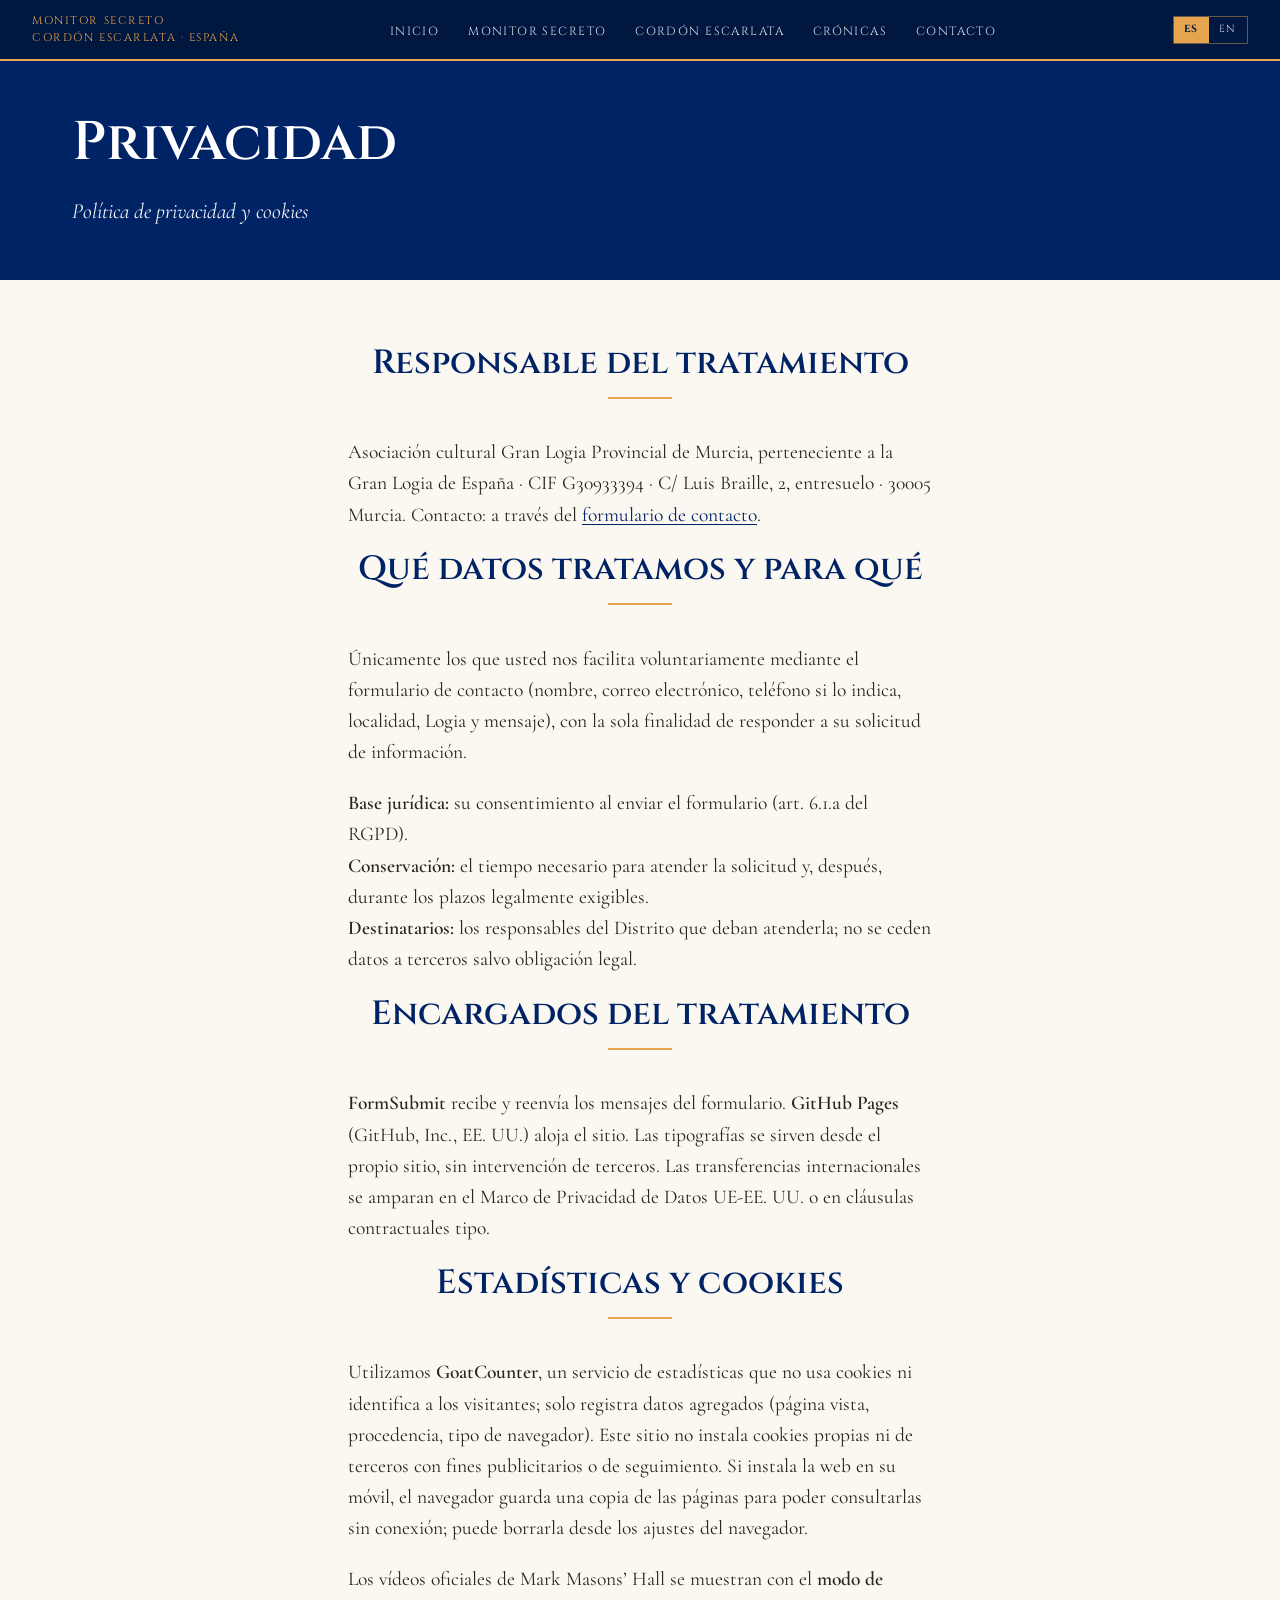
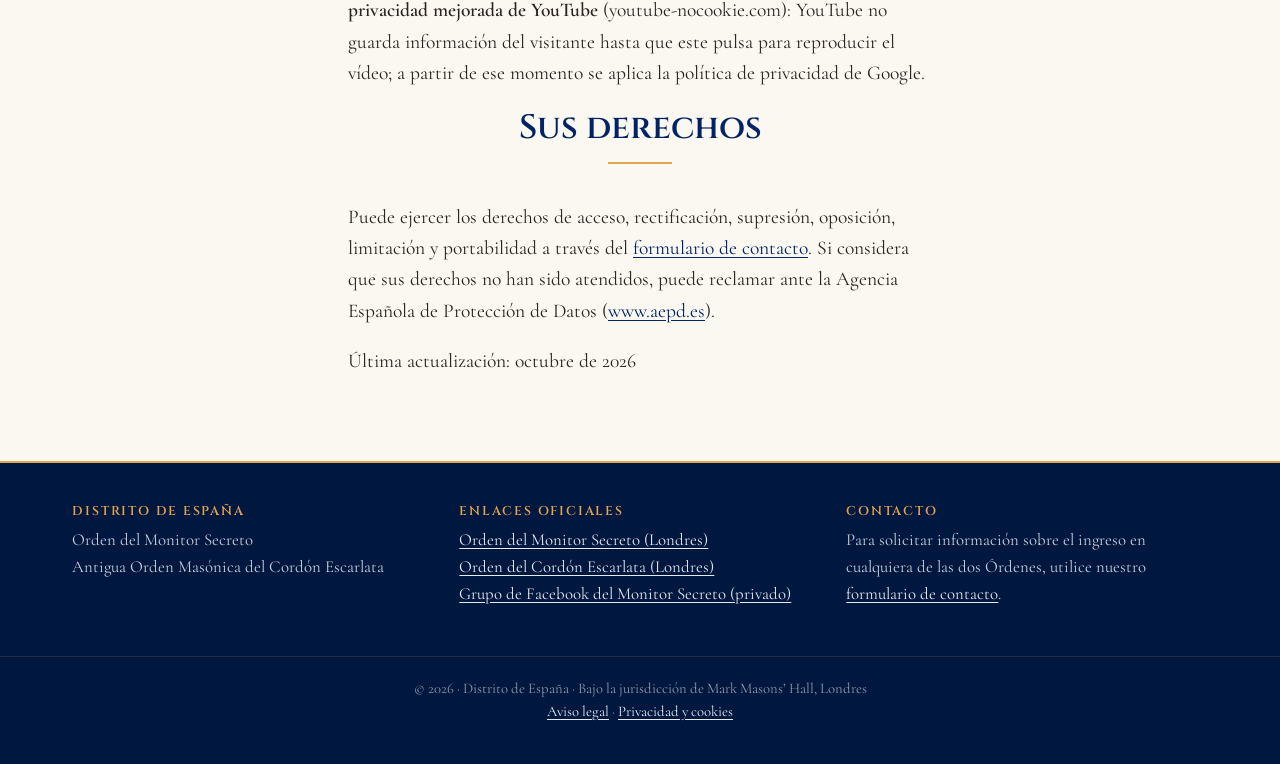
<file: privacidad.html>
<!DOCTYPE html>
<html lang="es">
<head>
<meta charset="utf-8">
<meta name="viewport" content="width=device-width, initial-scale=1">
<title>Privacidad · Monitor Secreto y Cordón Escarlata · Distrito de España</title>
<meta name="description" content="Política de privacidad y cookies del sitio web del Distrito de España de la Orden del Monitor Secreto y de la Orden del Cordón Escarlata.">
<link rel="canonical" href="https://monitorsecreto-scarletcord.es/privacidad.html">
<link rel="alternate" hreflang="es" href="https://monitorsecreto-scarletcord.es/privacidad.html">
<link rel="alternate" hreflang="en" href="https://monitorsecreto-scarletcord.es/privacidad-en.html">
<link rel="alternate" hreflang="x-default" href="https://monitorsecreto-scarletcord.es/privacidad.html">
<meta property="og:type" content="website">
<meta property="og:site_name" content="Monitor Secreto y Cordón Escarlata · Distrito de España">
<meta property="og:title" content="Privacidad · Monitor Secreto y Cordón Escarlata · Distrito de España">
<meta property="og:description" content="Política de privacidad y cookies del sitio web del Distrito de España de la Orden del Monitor Secreto y de la Orden del Cordón Escarlata.">
<meta property="og:url" content="https://monitorsecreto-scarletcord.es/privacidad.html">
<meta property="og:image" content="https://monitorsecreto-scarletcord.es/og-image.jpg">
<meta property="og:image:width" content="1200">
<meta property="og:image:height" content="630">
<meta property="og:locale" content="es_ES">
<meta property="og:locale:alternate" content="en_GB">
<meta name="twitter:card" content="summary_large_image">
<meta name="theme-color" content="#00173F">
<link rel="icon" type="image/png" href="icon-192.png">
<link rel="apple-touch-icon" href="apple-touch-icon.png">
<link rel="manifest" href="manifest.json">
<link rel="stylesheet" href="fuentes.css">
<link rel="stylesheet" href="estilos.css?v=9">
</head>
<body>

<nav class="principal">
  <a href="index.html" class="nav-logo"><span class="nav-titulo">Monitor Secreto<br>Cordón Escarlata · España</span></a>
  <ul class="nav-enlaces">
    <li><a href="index.html">Inicio</a></li>
    <li><a href="monitor-secreto.html">Monitor Secreto</a></li>
    <li><a href="cordon-escarlata.html">Cordón Escarlata</a></li>
    <li><a href="cronicas.html">Crónicas</a></li>
    <li><a href="contacto.html">Contacto</a></li>
  </ul>
  <div class="idioma"><a href="privacidad.html" lang="es" hreflang="es" class="activo">ES</a><a href="privacidad-en.html" lang="en" hreflang="en">EN</a></div>
  <button class="nav-hamburguesa" type="button" aria-label="Menú" aria-controls="navMovil" aria-expanded="false" onclick="var m=document.getElementById('navMovil');this.setAttribute('aria-expanded',m.classList.toggle('abierto'))"><span></span><span></span><span></span></button>
</nav>
<div class="nav-movil" id="navMovil">
  <a href="index.html">Inicio</a>
  <a href="monitor-secreto.html">Monitor Secreto</a>
  <a href="cordon-escarlata.html">Cordón Escarlata</a>
  <a href="cronicas.html">Crónicas</a>
  <a href="contacto.html">Contacto</a>
  <div class="idioma"><a href="privacidad.html" lang="es" hreflang="es" class="activo">ES</a><a href="privacidad-en.html" lang="en" hreflang="en">EN</a></div>
</div>

<header class="franja">
  <div class="contenedor">
    <div>
      <h1>Privacidad</h1>
      <p class="subtitulo">Política de privacidad y cookies</p>
    </div>
  </div>
</header>

<main>
<section class="seccion">
  <div class="contenedor texto-legal" style="max-width:760px">
    <h2 class="seccion-titulo">Responsable del tratamiento</h2>
    <p>Asociación cultural Gran Logia Provincial de Murcia, perteneciente a la Gran Logia de España · CIF G30933394 · C/ Luis Braille, 2, entresuelo · 30005 Murcia. Contacto: a través del <a href="contacto.html">formulario de contacto</a>.</p>
    <h2 class="seccion-titulo">Qué datos tratamos y para qué</h2>
    <p>Únicamente los que usted nos facilita voluntariamente mediante el formulario de contacto (nombre, correo electrónico, teléfono si lo indica, localidad, Logia y mensaje), con la sola finalidad de responder a su solicitud de información.</p>
    <p><strong>Base jurídica:</strong> su consentimiento al enviar el formulario (art. 6.1.a del RGPD).<br><strong>Conservación:</strong> el tiempo necesario para atender la solicitud y, después, durante los plazos legalmente exigibles.<br><strong>Destinatarios:</strong> los responsables del Distrito que deban atenderla; no se ceden datos a terceros salvo obligación legal.</p>
    <h2 class="seccion-titulo">Encargados del tratamiento</h2>
    <p><strong>FormSubmit</strong> recibe y reenvía los mensajes del formulario. <strong>GitHub Pages</strong> (GitHub, Inc., EE. UU.) aloja el sitio. Las tipografías se sirven desde el propio sitio, sin intervención de terceros. Las transferencias internacionales se amparan en el Marco de Privacidad de Datos UE-EE. UU. o en cláusulas contractuales tipo.</p>
    <h2 class="seccion-titulo">Estadísticas y cookies</h2>
    <p>Utilizamos <strong>GoatCounter</strong>, un servicio de estadísticas que no usa cookies ni identifica a los visitantes; solo registra datos agregados (página vista, procedencia, tipo de navegador). Este sitio no instala cookies propias ni de terceros con fines publicitarios o de seguimiento. Si instala la web en su móvil, el navegador guarda una copia de las páginas para poder consultarlas sin conexión; puede borrarla desde los ajustes del navegador.</p>
    <p>Los vídeos oficiales de Mark Masons’ Hall se muestran con el <strong>modo de privacidad mejorada de YouTube</strong> (youtube-nocookie.com): YouTube no guarda información del visitante hasta que este pulsa para reproducir el vídeo; a partir de ese momento se aplica la política de privacidad de Google.</p>
    <h2 class="seccion-titulo">Sus derechos</h2>
    <p>Puede ejercer los derechos de acceso, rectificación, supresión, oposición, limitación y portabilidad a través del <a href="contacto.html">formulario de contacto</a>. Si considera que sus derechos no han sido atendidos, puede reclamar ante la Agencia Española de Protección de Datos (<a href="https://www.aepd.es" rel="noopener">www.aepd.es</a>).</p>
    <p class="nota">Última actualización: octubre de 2026</p>
  </div>
</section>
</main>

<footer>
  <div class="contenedor">
    <div><h2>Distrito de España</h2><p>Orden del Monitor Secreto<br>Antigua Orden Masónica del Cordón Escarlata</p></div>
    <div><h2>Enlaces oficiales</h2><p><a href="https://markmasonshall.org/orders/osm" rel="noopener">Orden del Monitor Secreto (Londres)</a><br><a href="https://markmasonshall.org/orders/osc" rel="noopener">Orden del Cordón Escarlata (Londres)</a><br><a href="https://www.facebook.com/groups/2115940143132112/" rel="noopener">Grupo de Facebook del Monitor Secreto (privado)</a></p></div>
    <div><h2>Contacto</h2><p>Para solicitar información sobre el ingreso en cualquiera de las dos Órdenes, utilice nuestro <a href="contacto.html">formulario de contacto</a>.</p></div>
  </div>
  <p class="pie-final">© 2026 · Distrito de España · Bajo la jurisdicción de Mark Masons’ Hall, Londres<br><a href="aviso-legal.html">Aviso legal</a> · <a href="privacidad.html">Privacidad y cookies</a></p>
</footer>

<script data-goatcounter="https://monitorsecreto.goatcounter.com/count" async src="//gc.zgo.at/count.js"></script>
<script>
if ('serviceWorker' in navigator) { navigator.serviceWorker.register('service-worker.js'); }
</script>
</body>
</html>
</file>
<file: fuentes.css>
/* Tipografías alojadas en el propio sitio (antes servidas por Google Fonts). Licencia SIL Open Font License 1.1. */
@font-face { font-family: 'Cinzel'; font-style: normal; font-weight: 400; font-display: swap; src: url('fonts/cinzel-latin-400-normal.woff2') format('woff2'); unicode-range: U+0000-00FF, U+0131, U+0152-0153, U+02BB-02BC, U+02C6, U+02DA, U+02DC, U+0304, U+0308, U+0329, U+2000-206F, U+20AC, U+2122, U+2191, U+2193, U+2212, U+2215, U+FEFF, U+FFFD; }
@font-face { font-family: 'Cinzel'; font-style: normal; font-weight: 600; font-display: swap; src: url('fonts/cinzel-latin-600-normal.woff2') format('woff2'); unicode-range: U+0000-00FF, U+0131, U+0152-0153, U+02BB-02BC, U+02C6, U+02DA, U+02DC, U+0304, U+0308, U+0329, U+2000-206F, U+20AC, U+2122, U+2191, U+2193, U+2212, U+2215, U+FEFF, U+FFFD; }
@font-face { font-family: 'Cinzel'; font-style: normal; font-weight: 700; font-display: swap; src: url('fonts/cinzel-latin-700-normal.woff2') format('woff2'); unicode-range: U+0000-00FF, U+0131, U+0152-0153, U+02BB-02BC, U+02C6, U+02DA, U+02DC, U+0304, U+0308, U+0329, U+2000-206F, U+20AC, U+2122, U+2191, U+2193, U+2212, U+2215, U+FEFF, U+FFFD; }
@font-face { font-family: 'Cormorant Garamond'; font-style: normal; font-weight: 400; font-display: swap; src: url('fonts/cormorant-garamond-latin-400-normal.woff2') format('woff2'); unicode-range: U+0000-00FF, U+0131, U+0152-0153, U+02BB-02BC, U+02C6, U+02DA, U+02DC, U+0304, U+0308, U+0329, U+2000-206F, U+20AC, U+2122, U+2191, U+2193, U+2212, U+2215, U+FEFF, U+FFFD; }
@font-face { font-family: 'Cormorant Garamond'; font-style: normal; font-weight: 500; font-display: swap; src: url('fonts/cormorant-garamond-latin-500-normal.woff2') format('woff2'); unicode-range: U+0000-00FF, U+0131, U+0152-0153, U+02BB-02BC, U+02C6, U+02DA, U+02DC, U+0304, U+0308, U+0329, U+2000-206F, U+20AC, U+2122, U+2191, U+2193, U+2212, U+2215, U+FEFF, U+FFFD; }
@font-face { font-family: 'Cormorant Garamond'; font-style: normal; font-weight: 600; font-display: swap; src: url('fonts/cormorant-garamond-latin-600-normal.woff2') format('woff2'); unicode-range: U+0000-00FF, U+0131, U+0152-0153, U+02BB-02BC, U+02C6, U+02DA, U+02DC, U+0304, U+0308, U+0329, U+2000-206F, U+20AC, U+2122, U+2191, U+2193, U+2212, U+2215, U+FEFF, U+FFFD; }
@font-face { font-family: 'Cormorant Garamond'; font-style: italic; font-weight: 400; font-display: swap; src: url('fonts/cormorant-garamond-latin-400-italic.woff2') format('woff2'); unicode-range: U+0000-00FF, U+0131, U+0152-0153, U+02BB-02BC, U+02C6, U+02DA, U+02DC, U+0304, U+0308, U+0329, U+2000-206F, U+20AC, U+2122, U+2191, U+2193, U+2212, U+2215, U+FEFF, U+FFFD; }
</file>
<file: estilos.css>
/* ==========================================================================
   Orden del Monitor Secreto · Orden del Cordón Escarlata — Distrito de España
   Hoja de estilos común · v7
   Tipografías: Cinzel (títulos) · Cormorant Garamond (texto)
   Colores de Mark Masons' Hall: granate y oro (OSM) · escarlata (OSC)
   ========================================================================== */

/* ── 1. Variables ─────────────────────────────────────────────────────── */
:root {
  --azul: #002366;          /* institucional, común a todo el sitio */
  --azul-noche: #00173F;
  --granate: #7E272E;       /* Monitor Secreto */
  --oro: #E4A450;
  --oro-oscuro: #8C5F1E;   /* oro para texto sobre fondo claro (contraste AA) */
  --escarlata: #C82020;     /* Cordón Escarlata */
  --naranja: #F7AA50;

  --fondo: #FBF8F2;
  --fondo-alt: #F3EDE2;
  --texto: #2B2320;
  --texto-suave: #6A5F58;
  --linea: #E2D8C8;
  --tarjeta: #FFFFFF;

  /* Tema por defecto (portada, contacto, crónicas) */
  --principal: var(--azul);
  --acento: var(--oro);

  --f-titulo: 'Cinzel', 'Trajan Pro', Georgia, serif;
  --f-texto: 'Cormorant Garamond', Garamond, 'Times New Roman', serif;
  --ancho: 1180px;
  --radio: 4px;
  --sombra: 0 2px 14px rgba(43, 35, 32, .08);
}

/* Temas de cada Orden: se activan con una clase en <body> */
.tema-osm { --principal: var(--granate); --acento: var(--oro); }
.tema-osc { --principal: var(--escarlata); --acento: var(--naranja); }

/* ── 2. Base ──────────────────────────────────────────────────────────── */
*, *::before, *::after { box-sizing: border-box; }
html { scroll-behavior: smooth; -webkit-text-size-adjust: 100%; }
body {
  margin: 0;
  font-family: var(--f-texto);
  font-size: 1.22rem;
  line-height: 1.6;
  color: var(--texto);
  background: var(--fondo);
}
img { max-width: 100%; height: auto; display: block; }
a { color: var(--principal); text-underline-offset: 3px; }
a:hover { color: var(--oro-oscuro); }
:focus-visible { outline: 2px solid var(--acento); outline-offset: 3px; }

h1, h2, h3, h4 {
  font-family: var(--f-titulo);
  font-weight: 600;
  line-height: 1.15;
  margin: 0 0 .6em;
  color: var(--principal);
}
h1 { font-size: clamp(2rem, 5vw, 3.4rem); }
h2 { font-size: clamp(1.45rem, 3.2vw, 2.1rem); }
h3 { font-size: 1.2rem; letter-spacing: .02em; }
p { margin: 0 0 1em; }

.contenedor { width: 100%; max-width: var(--ancho); margin: 0 auto; padding: 0 1.4rem; }
/* Medida de lectura: 45-75 caracteres por línea en el texto corrido */
.contenedor > :is(p, ul, ol, blockquote, h3, h4),
.contenedor > article { max-width: 36.5rem; margin-left: auto; margin-right: auto; }
.seccion { padding: 4rem 0; }
.seccion.alt { background: var(--fondo-alt); }
.seccion-titulo { text-align: center; margin-bottom: 2.4rem; }
.seccion-titulo::after {
  content: ""; display: block; width: 64px; height: 2px;
  background: var(--acento); margin: .9rem auto 0;
}
.entradilla { font-size: 1.35rem; color: var(--texto-suave); max-width: 46rem; margin: 0 auto 2rem; text-align: center; }
.visually-hidden { position: absolute; width: 1px; height: 1px; overflow: hidden; clip: rect(0 0 0 0); white-space: nowrap; }

/* ── 3. Navegación (patrón GLPM) ──────────────────────────────────────── */
nav.principal {
  position: sticky; top: 0; z-index: 100;
  display: flex; align-items: center; justify-content: space-between;
  padding: .8rem 2rem;
  background: var(--azul-noche);
  border-bottom: 2px solid var(--oro);
}
.nav-logo { display: flex; align-items: center; gap: .8rem; text-decoration: none; }
.nav-logo img { height: 48px; width: auto; }
.nav-titulo {
  font-family: var(--f-titulo); font-size: .7rem; letter-spacing: .14em;
  text-transform: uppercase; color: var(--oro); line-height: 1.5;
}
.nav-enlaces { display: flex; gap: 1.8rem; list-style: none; margin: 0; padding: 0; }
.nav-enlaces a {
  font-family: var(--f-titulo); font-size: .74rem; letter-spacing: .12em;
  text-transform: uppercase; text-decoration: none; color: #D6DCE6;
}
.nav-enlaces a:hover, .nav-enlaces a.activo { color: var(--oro); }
.idioma { display: flex; border: 1px solid rgba(228,164,80,.45); margin-left: 1.6rem; }
.idioma a {
  font-family: var(--f-titulo); font-size: .64rem; letter-spacing: .12em;
  padding: .3rem .65rem; text-decoration: none; color: #D6DCE6;
}
.idioma a.activo { background: var(--oro); color: var(--azul-noche); font-weight: 700; }
.nav-hamburguesa {
  display: none; flex-direction: column; gap: 5px;
  background: none; border: 0; padding: 6px; cursor: pointer;
}
.nav-hamburguesa span { display: block; width: 26px; height: 2px; background: var(--oro); }
.nav-movil {
  display: none; flex-direction: column;
  position: sticky; top: 62px; z-index: 99;
  background: var(--azul-noche); padding: .6rem 1.4rem 1.2rem;
  border-bottom: 1px solid rgba(228,164,80,.3);
}
.nav-movil.abierto { display: flex; }
.nav-movil a {
  font-family: var(--f-titulo); font-size: .82rem; letter-spacing: .1em;
  text-transform: uppercase; text-decoration: none; color: #D6DCE6;
  padding: .8rem 0; border-bottom: 1px solid rgba(228,164,80,.12);
}
.nav-movil a.activo { color: var(--oro); }
.nav-movil .idioma { align-self: flex-start; margin: 1rem 0 0; }
.nav-movil .idioma a { border-bottom: 0; padding: .35rem .75rem; }

/* ── 4. Franja de cabecera de cada Orden (patrón Londres) ─────────────── */
.franja { background: var(--principal); color: #fff; padding: 3.2rem 0; }
.franja .contenedor {
  display: grid; grid-template-columns: 1fr auto; align-items: center; gap: 2.5rem;
}
.franja h1 { color: #fff; margin-bottom: .35em; }
.franja .subtitulo { font-size: 1.35rem; font-style: italic; margin: 0; opacity: .95; }
.franja .sello {
  width: clamp(150px, 22vw, 240px); aspect-ratio: 1;
  border-radius: 50%; overflow: hidden;
  box-shadow: 0 0 0 3px var(--oro), 0 4px 18px rgba(0,0,0,.35);
}
.franja .sello img { width: 100%; height: 100%; object-fit: cover; }
.tema-osm .franja { border-bottom: 5px solid var(--oro); }
.tema-osc .franja { border-bottom: 5px solid var(--naranja); }

/* ── 5. Botones ───────────────────────────────────────────────────────── */
.boton, .boton-borde {
  display: inline-block; font-family: var(--f-titulo);
  font-size: .78rem; letter-spacing: .12em; text-transform: uppercase;
  text-decoration: none; padding: .8rem 1.5rem; border-radius: var(--radio);
  transition: background .25s, color .25s;
}
.boton { background: var(--principal); color: #fff; border: 1px solid var(--principal); }
.boton:hover { background: var(--azul-noche); color: var(--oro); }
.boton-borde { border: 1px solid var(--principal); color: var(--principal); background: transparent; }
.boton-borde:hover { background: var(--principal); color: #fff; }
.botones { display: flex; flex-wrap: wrap; gap: .8rem; justify-content: center; }

/* ── 6. Tarjetas: Órdenes, grados, gobernantes ────────────────────────── */
.rejilla { display: grid; gap: 1.6rem; grid-template-columns: repeat(auto-fit, minmax(260px, 1fr)); }
.tarjeta {
  background: var(--tarjeta); border-radius: var(--radio);
  box-shadow: var(--sombra); overflow: hidden;
  border-top: 4px solid var(--principal);
  display: flex; flex-direction: column;
}
.tarjeta img { width: 100%; aspect-ratio: 16/10; object-fit: cover; }
.tarjeta .cuerpo { padding: 1.4rem 1.5rem 1.6rem; flex: 1; }
.tarjeta .etiqueta {
  font-family: var(--f-titulo); font-size: .68rem; letter-spacing: .16em;
  text-transform: uppercase; color: var(--oro-oscuro); margin-bottom: .4rem; display: block;
}
.tarjeta p:last-child { margin-bottom: 0; }

/* Tarjetas de acceso a cada Orden en la portada */
.orden-osm { --principal: var(--granate); }
.orden-osc { --principal: var(--escarlata); }

.gobernante { text-align: center; }
.gobernante .cuerpo { padding: 1.4rem 1rem; }
.gobernante .cargo {
  font-family: var(--f-titulo); font-size: .74rem; letter-spacing: .12em;
  text-transform: uppercase; color: var(--principal); margin: 0 0 .3rem;
}
.gobernante .nombre { font-size: 1.25rem; font-weight: 600; margin: 0; }

/* Camino de ingreso: Maestro Masón → Monitor Secreto → Príncipe → Cordón */
.camino {
  display: flex; flex-wrap: wrap; justify-content: center; gap: .6rem;
  list-style: none; padding: 0; margin: 0;
}
.camino li {
  font-family: var(--f-titulo); font-size: .78rem; letter-spacing: .08em;
  padding: .7rem 1.1rem; border: 1px solid var(--linea); background: var(--tarjeta);
  border-radius: var(--radio);
}
.camino li:not(:last-child)::after { content: " →"; color: var(--oro-oscuro); }
.camino .paso-osm { border-color: var(--granate); color: var(--granate); }
.camino .paso-osc { border-color: var(--escarlata); color: var(--escarlata); }

/* ── 7. Crónicas ──────────────────────────────────────────────────────── */
.cronica .fecha { font-size: 1rem; color: var(--texto-suave); font-style: italic; }
.foto { margin: 1.6rem 0; }
.foto figcaption { font-size: .98rem; color: var(--texto-suave); font-style: italic; margin-top: .4rem; }

/* Vídeo adaptable (YouTube) */
.video { position: relative; aspect-ratio: 16/9; border-radius: var(--radio); overflow: hidden; box-shadow: var(--sombra); }
.video iframe { position: absolute; inset: 0; width: 100%; height: 100%; border: 0; }

/* ── 8. Pie ───────────────────────────────────────────────────────────── */
footer {
  background: var(--azul-noche); color: #C9D0DC;
  padding: 2.6rem 0 1.6rem; font-size: 1.05rem; border-top: 2px solid var(--oro);
}
footer .contenedor { display: grid; gap: 1.6rem; grid-template-columns: repeat(auto-fit, minmax(220px, 1fr)); }
footer h2, footer h4 { color: var(--oro); font-size: .8rem; letter-spacing: .14em; text-transform: uppercase; }
footer a { color: #E6EAF1; }
footer a:hover { color: var(--oro); }
.pie-final {
  text-align: center; font-size: .92rem; color: #8F9AAE;
  margin-top: 2rem; padding-top: 1.2rem; border-top: 1px solid rgba(228,164,80,.15);
}

/* ── 9. Móvil ─────────────────────────────────────────────────────────── */
@media (max-width: 900px) {
  nav.principal { padding: .7rem 1.2rem; }
  .nav-enlaces, nav.principal > .idioma { display: none; }
  .nav-hamburguesa { display: flex; }
  .nav-logo img { height: 42px; }
}
@media (max-width: 640px) {
  body { font-size: 1.15rem; }
  .seccion { padding: 2.8rem 0; }
  .franja { padding: 2.2rem 0; text-align: center; }
  .franja .contenedor { grid-template-columns: 1fr; gap: 1.4rem; }
  .franja .sello { order: -1; margin: 0 auto; width: 150px; }
  .nav-titulo { font-size: .6rem; }
}

/* ── 10. Siempre en modo claro ──────────────────────────────────────── */
:root { color-scheme: only light; }

/* ── 11. Impresión ────────────────────────────────────────────────────── */
@media print {
  nav.principal, .nav-movil, footer, .video { display: none; }
  .franja { background: none; color: #000; }
  .franja h1 { color: #000; }
}

/* ── 12. Formulario de contacto ───────────────────────────────────────── */
.formulario { display: grid; gap: 1.1rem; background: var(--tarjeta); padding: 2rem 1.8rem; border-radius: var(--radio); box-shadow: var(--sombra); border-top: 4px solid var(--principal); }
.formulario .campo { display: grid; gap: .35rem; }
.formulario label, .formulario legend { font-family: var(--f-titulo); font-size: .76rem; letter-spacing: .1em; text-transform: uppercase; color: var(--principal); }
.formulario input, .formulario select, .formulario textarea {
  font: inherit; font-size: 1.12rem; color: var(--texto); background: var(--fondo);
  border: 1px solid var(--linea); border-radius: var(--radio); padding: .65rem .8rem; width: 100%;
}
.formulario textarea { min-height: 9rem; resize: vertical; }
.formulario input:focus, .formulario select:focus, .formulario textarea:focus { outline: 2px solid var(--acento); border-color: var(--acento); }
.formulario .check { display: flex; gap: .6rem; align-items: flex-start; font-family: var(--f-texto); font-size: 1.02rem; text-transform: none; letter-spacing: 0; color: var(--texto); }
.formulario .check input { width: auto; margin-top: .35rem; }
.formulario .nota { font-size: .98rem; color: var(--texto-suave); margin: 0; }
.formulario .oculto { position: absolute; left: -9999px; }
.aviso-ok { scroll-margin-top: 90px; display: none; background: #EEF5EA; border-left: 4px solid #4A7A3A; padding: 1rem 1.2rem; border-radius: var(--radio); margin-bottom: 1.6rem; }
.aviso-ok.visible { display: block; }

/* ── 13. Cúpula de gobierno: el jefe en el centro, el Diputado a su derecha
        (a la izquierda del espectador) y el Asistente al otro lado ─────── */
.cupula { display: grid; gap: 1.6rem; grid-template-columns: 1fr; }
.cupula-extra { display: grid; gap: 1.6rem; margin: 1.6rem auto 0; }
@media (min-width: 700px) {
  .cupula { grid-template-columns: repeat(3, 1fr); }
  .cupula .jefe { grid-column: 2; grid-row: 1; }
  .cupula .dcha { grid-column: 1; grid-row: 1; }
  .cupula .izda { grid-column: 3; grid-row: 1; }
  .cupula-extra { max-width: calc((100% - 3.2rem) / 3); }
}

/* ── 14. Presentación de fotos (galería deslizante) y visor ──────────── */
.galeria { position: relative; margin: 1.6rem 0 0; }
.galeria-pista {
  display: flex; overflow-x: auto; scroll-snap-type: x mandatory;
  border-radius: var(--radio); box-shadow: var(--sombra); background: #111;
  scrollbar-width: none; -webkit-overflow-scrolling: touch;
}
.galeria-pista::-webkit-scrollbar { display: none; }
.galeria-pista figure { flex: 0 0 100%; margin: 0; scroll-snap-align: center; aspect-ratio: 3 / 2; }
.galeria-pista img { width: 100%; height: 100%; object-fit: contain; cursor: zoom-in; }
.galeria-btn, .visor-btn {
  position: absolute; top: 50%; transform: translateY(-50%);
  width: 44px; height: 44px; border-radius: 50%; border: 0; cursor: pointer;
  background: rgba(0, 23, 63, .72); color: #fff; font-size: 1.6rem; line-height: 1;
}
.galeria-btn:hover, .visor-btn:hover { background: var(--principal); }
.galeria-btn.ant { left: .6rem; } .galeria-btn.sig { right: .6rem; }
.galeria-pie { display: flex; justify-content: center; align-items: center; gap: 1rem; margin-top: .8rem; flex-wrap: wrap; }
.galeria-puntos { display: flex; gap: .45rem; flex-wrap: wrap; justify-content: center; }
.galeria-puntos button { width: 10px; height: 10px; padding: 0; border: 0; border-radius: 50%; background: var(--linea); cursor: pointer; }
.galeria-puntos button.activo { background: var(--principal); }
.galeria-contador { font-size: .95rem; color: var(--texto-suave); }
.visor { border: 0; padding: 0; background: transparent; max-width: 100vw; max-height: 100vh; overflow: visible; }
.visor::backdrop { background: rgba(0, 0, 0, .92); }
.visor img { display: block; max-width: 94vw; max-height: 86vh; margin: auto; }
.visor .visor-btn.ant { left: -3.4rem; } .visor .visor-btn.sig { right: -3.4rem; }
.visor .cerrar { position: fixed; top: calc(1rem + env(safe-area-inset-top, 0px)); right: 1rem; transform: none; }
@media (max-width: 700px) {
  .visor .visor-btn.ant { left: .4rem; } .visor .visor-btn.sig { right: .4rem; }
}

/* ── 15. Escudos de la portada como acceso a cada Orden ───────────────── */
.acceso-orden { display: flex; flex-direction: column; align-items: center; gap: .9rem; text-decoration: none; color: #fff; }
.acceso-orden .sello { display: block; transition: transform .25s ease, box-shadow .25s ease; }
.acceso-orden:hover .sello, .acceso-orden:focus-visible .sello {
  transform: scale(1.06);
  box-shadow: 0 0 0 3px var(--oro), 0 0 0 8px rgba(228,164,80,.35), 0 6px 22px rgba(0,0,0,.45);
}
.acceso-orden .rotulo { font-family: var(--f-titulo); font-size: .72rem; letter-spacing: .12em; text-transform: uppercase; color: #F0BC70; }
.acceso-orden:hover .rotulo, .acceso-orden:focus-visible .rotulo { color: #fff; }
.acceso-orden:focus-visible { outline: none; }

/* Página del Monitor Secreto: antes en estilos en línea (24-nov-2026) */
.contenedor.estrecho { max-width: 820px; }
h3.separado { margin-top: 2.4rem; }
.gobernante img.retrato {
  width: 120px; height: 120px; aspect-ratio: 1; border-radius: 50%; object-fit: cover;
  margin: 1.4rem auto 0; box-shadow: 0 0 0 3px var(--oro);
}
.gobernante img.distintivo { width: 120px; height: 120px; margin: 1.4rem auto 0; }
.gobernante .correo { margin: .4rem 0 0; font-size: 1rem; overflow-wrap: anywhere; }
</file>
